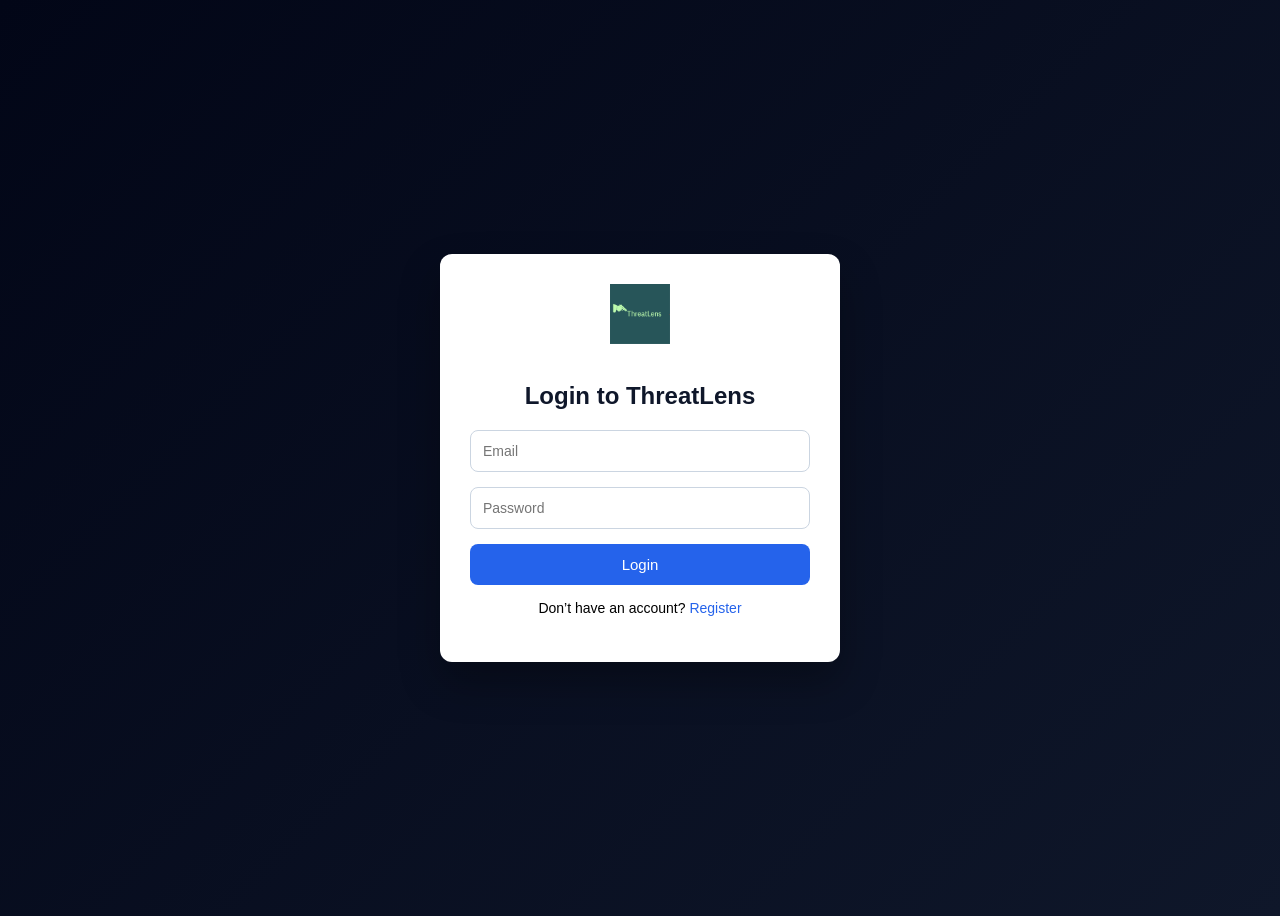
<file: Fyp--ThreatLens-threat-scanning-tool-/ThreatLens/frontend/pages/index.html>
<!DOCTYPE html>
<html lang="en">

<head>
    <meta charset="UTF-8">
    <title>ThreatLens — Scan</title>

    <!-- CSS -->
    <link rel="stylesheet" href="../css/style.css">
    <style>
        /* ── Stats Grid ── */
        
        .stats-grid {
            display: grid;
            grid-template-columns: repeat(6, 1fr);
            gap: 14px;
            margin-bottom: 20px;
        }
        
        @media (max-width: 1100px) {
            .stats-grid {
                grid-template-columns: repeat(3, 1fr);
            }
        }
        
        @media (max-width: 600px) {
            .stats-grid {
                grid-template-columns: repeat(2, 1fr);
            }
        }
        
        .stat-card {
            background: var(--card-bg, #1a1a2e);
            border: 1px solid rgba(255, 255, 255, 0.07);
            border-radius: 12px;
            padding: 18px 14px;
            text-align: center;
            transition: transform 0.2s, box-shadow 0.2s;
            position: relative;
            overflow: hidden;
        }
        
        .stat-card:hover {
            transform: translateY(-3px);
            box-shadow: 0 8px 24px rgba(0, 0, 0, 0.3);
        }
        
        .stat-card::before {
            content: "";
            position: absolute;
            top: 0;
            left: 0;
            right: 0;
            height: 3px;
            background: rgba(144, 202, 249, 0.4);
            border-radius: 12px 12px 0 0;
        }
        
        .stat-card.malicious::before {
            background: #ff4444;
        }
        
        .stat-card.suspicious::before {
            background: #ff8800;
        }
        
        .stat-card.clean::before {
            background: #00c853;
        }
        
        .stat-icon {
            font-size: 1.6rem;
            margin-bottom: 8px;
        }
        
        .stat-value {
            font-size: 2rem;
            font-weight: 800;
            color: var(--text, #e0e0e0);
            line-height: 1;
            margin-bottom: 6px;
        }
        
        .stat-label {
            font-size: 0.75rem;
            color: #888;
            text-transform: uppercase;
            letter-spacing: 0.05em;
        }
        
        .stat-card.malicious .stat-value {
            color: #ff4444;
        }
        
        .stat-card.suspicious .stat-value {
            color: #ff8800;
        }
        
        .stat-card.clean .stat-value {
            color: #00c853;
        }
        /* ── Recent Scans ── */
        
        .recent-scans-card {
            background: var(--card-bg, #1a1a2e);
            border: 1px solid rgba(255, 255, 255, 0.07);
            border-radius: 12px;
            padding: 18px 20px;
            margin-bottom: 20px;
        }
        
        .recent-header {
            display: flex;
            justify-content: space-between;
            align-items: center;
            margin-bottom: 14px;
        }
        
        .recent-header h3 {
            margin: 0;
            font-size: 0.95rem;
            color: var(--text, #e0e0e0);
        }
        
        .view-all-link {
            font-size: 0.82rem;
            color: #90caf9;
            text-decoration: none;
        }
        
        .view-all-link:hover {
            text-decoration: underline;
        }
        
        .recent-item {
            display: flex;
            align-items: center;
            gap: 12px;
            padding: 10px 0;
            border-bottom: 1px solid rgba(255, 255, 255, 0.05);
        }
        
        .recent-item:last-child {
            border-bottom: none;
        }
        
        .recent-type-badge {
            font-size: 0.7rem;
            padding: 3px 8px;
            border-radius: 20px;
            font-weight: 600;
            text-transform: uppercase;
            white-space: nowrap;
            background: rgba(144, 202, 249, 0.1);
            color: #90caf9;
            border: 1px solid rgba(144, 202, 249, 0.2);
        }
        
        .recent-target {
            flex: 1;
            font-size: 0.83rem;
            color: var(--text, #ccc);
            overflow: hidden;
            text-overflow: ellipsis;
            white-space: nowrap;
        }
        
        .recent-verdict {
            font-size: 0.78rem;
            font-weight: 700;
            padding: 3px 10px;
            border-radius: 20px;
            white-space: nowrap;
        }
        
        .recent-verdict.Malicious {
            background: rgba(255, 68, 68, 0.15);
            color: #ff4444;
        }
        
        .recent-verdict.Suspicious {
            background: rgba(255, 136, 0, 0.15);
            color: #ff8800;
        }
        
        .recent-verdict.Clean {
            background: rgba(0, 200, 83, 0.12);
            color: #00c853;
        }
        
        .recent-date {
            font-size: 0.75rem;
            color: #666;
            white-space: nowrap;
        }
        /* Light mode */
        
        body.light .stat-card {
            background: #fff;
            border-color: #e8e8e8;
        }
        
        body.light .stat-value {
            color: #1a1a2e;
        }
        
        body.light .recent-scans-card {
            background: #fff;
            border-color: #e8e8e8;
        }
        
        body.light .recent-target {
            color: #333;
        }
        
        body.light .recent-date {
            color: #999;
        }
    </style>

    <!-- JS -->
    <script defer src="../js/scan.js"></script>

    <!-- 🔐 AUTH PROTECTION -->
    <script>
        if (!sessionStorage.getItem("uid")) {
            window.location.href = "login.html";
        }
    </script>
</head>

<body class="dark">

    <!-- ================= HEADER ================= -->
    <header class="header">
        <div class="brand">
            <img src="../assets/logo.png" class="logo">
            <div class="brand-text">
                <h1>ThreatLens</h1>
                <span>One lens. Total threat visibility.</span>
            </div>
        </div>

        <!-- HEADER ACTIONS -->
        <div class="header-actions">
            <button id="themeToggle" title="Toggle Theme">☀️</button>
            <button id="logoutBtn">Logout</button>
        </div>
    </header>

    <div class="layout">

        <!-- ================= SIDEBAR ================= -->
        <aside class="sidebar">
            <div class="profile">
                <div class="avatar">👤</div>
                <p id="username">User</p>
            </div>

            <nav>
                <a href="dashboard.html">Dashboard</a>
                <a href="index.html" style="background:rgba(37,99,235,0.25);color:#60a5fa;border-left:3px solid #2563eb;padding-left:17px">Scan</a>
                <a href="history.html">Scan History</a>
                <a href="reports.html">Reports</a>
                <a href="profile.html">Profile</a>
                <a href="settings.html">Settings</a>
            </nav>
        </aside>

        <!-- ================= CONTENT ================= -->
        <main class="content">

            <!-- SLOGAN -->
            <div class="slogan">
                <h2>See threats clearly before they see you</h2>
                <p>Scan files, URLs, domains & hashes using multi-engine analysis</p>
            </div>

            <!-- ================= SCANS ================= -->
            <div class="vertical-scans">

                <!-- FILE SCAN -->
                <div class="card">
                    <h3>File Scan</h3>
                    <input type="file" id="fileInput">
                    <div class="scan-actions">
                        <button class="primary-btn" onclick="scanFile()">Submit File</button>
                    </div>
                </div>

                <!-- URL / DOMAIN / IP -->
                <div class="card">
                    <h3>URL / Domain / IP Scan</h3>
                    <input type="text" id="urlInput" placeholder="Enter URL, Domain or IP address">
                    <div class="scan-actions">
                        <button class="primary-btn" onclick="scanURL()">Search</button>
                    </div>
                </div>

                <!-- FILE HASH -->
                <div class="card">
                    <h3>File Hash Scan</h3>
                    <input type="text" id="hashInput" placeholder="Enter MD5 / SHA1 / SHA256">
                    <div class="scan-actions">
                        <button class="primary-btn" onclick="scanHash()">Search</button>
                    </div>
                </div>

            </div>

        </main>
    </div>

    <!-- ================= SCRIPTS ================= -->
    <script>
        /* USERNAME */
        document.getElementById("username").innerText =
            sessionStorage.getItem("userName") || "User";

        /* LOGOUT */
        document.getElementById("logoutBtn").onclick = () => {
            sessionStorage.clear();
            location.href = "login.html";
        };

        /* THEME TOGGLE */
        const body = document.body;
        const toggleBtn = document.getElementById("themeToggle");

        // Load saved theme
        const savedTheme = localStorage.getItem("theme");
        if (savedTheme) {
            body.className = savedTheme;
            toggleBtn.textContent = savedTheme === "dark" ? "☀️" : "🌙";
        }

        toggleBtn.onclick = () => {
            if (body.classList.contains("dark")) {
                body.className = "light";
                toggleBtn.textContent = "🌙";
                localStorage.setItem("theme", "light");
            } else {
                body.className = "dark";
                toggleBtn.textContent = "☀️";
                localStorage.setItem("theme", "dark");
            }
        };
    </script>

</body>

</html>
</file>
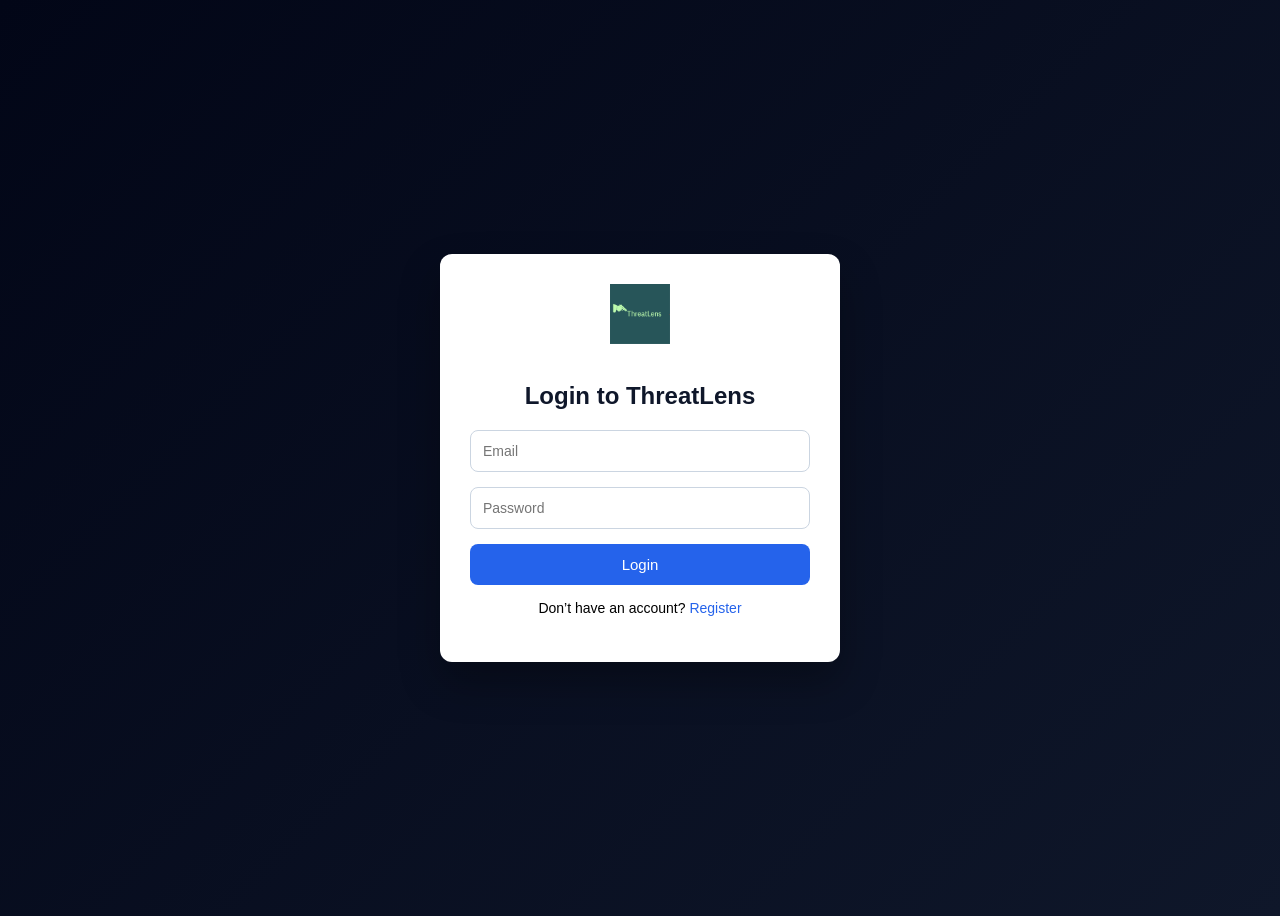
<file: Fyp--ThreatLens-threat-scanning-tool-/ThreatLens/frontend/pages/admin.html>
<!DOCTYPE html>
<html lang="en">

<head>
    <meta charset="UTF-8">
    <meta name="viewport" content="width=device-width, initial-scale=1.0">
    <title>Admin Panel — ThreatLens</title>
    <style>
        * {
            margin: 0;
            padding: 0;
            box-sizing: border-box;
        }
        
        body {
            font-family: 'Segoe UI', sans-serif;
            background: #0d0d1a;
            color: #e0e0e0;
            min-height: 100vh;
        }
        
        a {
            text-decoration: none;
            color: inherit;
        }
        /* ── Sidebar ── */
        
        .sidebar {
            position: fixed;
            top: 0;
            left: 0;
            width: 220px;
            height: 100vh;
            background: #080812;
            border-right: 1px solid #1e1e3a;
            display: flex;
            flex-direction: column;
            z-index: 100;
        }
        
        .sidebar-logo {
            padding: 20px;
            font-size: 1.1em;
            font-weight: bold;
            color: #fff;
            border-bottom: 1px solid #1e1e3a;
            display: flex;
            align-items: center;
            gap: 10px;
        }
        
        .sidebar-logo span {
            color: #7c4dff;
        }
        
        .nav-item {
            padding: 12px 20px;
            cursor: pointer;
            color: #888;
            font-size: 0.88em;
            display: flex;
            align-items: center;
            gap: 10px;
            border-left: 3px solid transparent;
            transition: all .2s;
        }
        
        .nav-item:hover {
            background: #12122a;
            color: #e0e0e0;
        }
        
        .nav-item.active {
            background: #12122a;
            color: #fff;
            border-left-color: #7c4dff;
        }
        
        .nav-item .icon {
            font-size: 1.1em;
            width: 20px;
            text-align: center;
        }
        
        .nav-bottom {
            margin-top: auto;
            padding: 16px;
            border-top: 1px solid #1e1e3a;
        }
        
        .nav-bottom a {
            color: #666;
            font-size: 0.82em;
            display: block;
            padding: 6px 0;
        }
        
        .nav-bottom a:hover {
            color: #aaa;
        }
        /* ── Main ── */
        
        .main {
            margin-left: 220px;
            padding: 28px 24px;
            min-height: 100vh;
        }
        /* ── Header ── */
        
        .main-header {
            display: flex;
            align-items: center;
            justify-content: space-between;
            margin-bottom: 24px;
            flex-wrap: wrap;
            gap: 12px;
        }
        
        .main-header h1 {
            font-size: 1.4em;
            color: #fff;
        }
        
        .admin-badge {
            background: rgba(255, 152, 0, 0.15);
            border: 1px solid #ff9800;
            color: #ff9800;
            padding: 4px 12px;
            border-radius: 12px;
            font-size: 0.78em;
            font-weight: 600;
        }
        /* ── Sections ── */
        
        .section {
            display: none;
        }
        
        .section.active {
            display: block;
        }
        /* ── Stat cards ── */
        
        .stat-grid {
            display: grid;
            grid-template-columns: repeat(auto-fill, minmax(160px, 1fr));
            gap: 14px;
            margin-bottom: 22px;
        }
        
        .stat-card {
            background: #12122a;
            border: 1px solid #2a2a4a;
            border-radius: 10px;
            padding: 16px;
            text-align: center;
        }
        
        .stat-card .n {
            font-size: 1.8em;
            font-weight: bold;
            color: #90caf9;
            margin-bottom: 4px;
        }
        
        .stat-card .l {
            font-size: 0.75em;
            color: #666;
        }
        
        .stat-card.mal .n {
            color: #f44336;
        }
        
        .stat-card.sus .n {
            color: #ff9800;
        }
        
        .stat-card.cln .n {
            color: #4caf50;
        }
        
        .stat-card.pur .n {
            color: #7c4dff;
        }
        /* ── Cards ── */
        
        .card {
            background: #12122a;
            border: 1px solid #2a2a4a;
            border-radius: 10px;
            padding: 20px;
            margin-bottom: 18px;
        }
        
        .card-title {
            font-size: 0.92em;
            color: #90caf9;
            margin-bottom: 14px;
            padding-bottom: 10px;
            border-bottom: 1px solid #1e1e3a;
            display: flex;
            align-items: center;
            justify-content: space-between;
        }
        /* ── Tables ── */
        
        .tbl-wrap {
            overflow-x: auto;
        }
        
        table {
            width: 100%;
            border-collapse: collapse;
            font-size: 0.83em;
        }
        
        thead {
            background: #0d0d1a;
        }
        
        th {
            text-align: left;
            padding: 10px 12px;
            color: #666;
            font-weight: 500;
            border-bottom: 1px solid #2a2a4a;
            white-space: nowrap;
        }
        
        td {
            padding: 9px 12px;
            border-bottom: 1px solid #1a1a2e;
            vertical-align: middle;
        }
        
        tr:last-child td {
            border-bottom: none;
        }
        
        tr:hover td {
            background: #1a1a2e;
        }
        /* ── Badges ── */
        
        .badge {
            display: inline-block;
            padding: 2px 9px;
            border-radius: 10px;
            font-size: 0.76em;
            font-weight: 600;
        }
        
        .badge.Malicious {
            background: rgba(244, 67, 54, 0.18);
            color: #f44336;
        }
        
        .badge.Suspicious {
            background: rgba(255, 152, 0, 0.18);
            color: #ff9800;
        }
        
        .badge.Clean {
            background: rgba(76, 175, 80, 0.18);
            color: #4caf50;
        }
        
        .badge.admin {
            background: rgba(255, 152, 0, 0.15);
            border: 1px solid #ff9800;
            color: #ff9800;
        }
        
        .badge.user {
            background: rgba(63, 81, 181, 0.15);
            border: 1px solid #3f51b5;
            color: #90caf9;
        }
        
        .badge.file {
            background: rgba(63, 81, 181, 0.18);
            color: #90caf9;
        }
        
        .badge.url {
            background: rgba(0, 188, 212, 0.18);
            color: #00bcd4;
        }
        
        .badge.hash {
            background: rgba(156, 39, 176, 0.18);
            color: #ce93d8;
        }
        /* ── Buttons ── */
        
        .btn {
            padding: 7px 16px;
            border-radius: 6px;
            border: none;
            cursor: pointer;
            font-size: 0.83em;
            font-weight: 600;
        }
        
        .btn-sm {
            padding: 4px 10px;
            font-size: 0.76em;
            border-radius: 5px;
            border: none;
            cursor: pointer;
            font-weight: 600;
        }
        
        .btn-primary {
            background: #3f51b5;
            color: #fff;
        }
        
        .btn-primary:hover {
            background: #5c6bc0;
        }
        
        .btn-danger {
            background: rgba(244, 67, 54, 0.12);
            color: #f44336;
            border: 1px solid #f44336;
        }
        
        .btn-danger:hover {
            background: #f44336;
            color: #fff;
        }
        
        .btn-warn {
            background: rgba(255, 152, 0, 0.12);
            color: #ff9800;
            border: 1px solid #ff9800;
        }
        
        .btn-warn:hover {
            background: #ff9800;
            color: #fff;
        }
        /* ── Search ── */
        
        .search-box {
            background: #0d0d1a;
            border: 1px solid #2a2a4a;
            border-radius: 7px;
            padding: 7px 14px;
            color: #e0e0e0;
            font-size: 0.85em;
            width: 260px;
        }
        
        .search-box:focus {
            outline: none;
            border-color: #3f51b5;
        }
        /* ── Score bar ── */
        
        .score-wrap {
            display: flex;
            align-items: center;
            gap: 6px;
        }
        
        .score-bar-bg {
            background: #1a1a2e;
            border-radius: 4px;
            height: 5px;
            width: 50px;
            overflow: hidden;
        }
        
        .score-bar-fill {
            height: 100%;
            border-radius: 4px;
        }
        /* ── System health ── */
        
        .health-grid {
            display: grid;
            grid-template-columns: repeat(auto-fill, minmax(200px, 1fr));
            gap: 12px;
        }
        
        .health-item {
            background: #0d0d1a;
            border: 1px solid #2a2a4a;
            border-radius: 8px;
            padding: 14px;
            display: flex;
            align-items: center;
            gap: 12px;
        }
        
        .health-dot {
            width: 12px;
            height: 12px;
            border-radius: 50%;
            flex-shrink: 0;
        }
        
        .health-dot.ok {
            background: #4caf50;
            box-shadow: 0 0 6px #4caf50;
        }
        
        .health-dot.warn {
            background: #ff9800;
            box-shadow: 0 0 6px #ff9800;
        }
        
        .health-dot.err {
            background: #f44336;
            box-shadow: 0 0 6px #f44336;
        }
        
        .health-name {
            font-size: 0.85em;
            color: #ddd;
        }
        
        .health-status {
            font-size: 0.75em;
            color: #666;
        }
        /* ── Pagination ── */
        
        .pagination {
            display: flex;
            justify-content: center;
            gap: 6px;
            margin-top: 14px;
            flex-wrap: wrap;
        }
        
        .page-btn {
            padding: 5px 11px;
            border-radius: 5px;
            border: 1px solid #2a2a4a;
            background: #12122a;
            color: #aaa;
            cursor: pointer;
            font-size: 0.8em;
        }
        
        .page-btn.active {
            background: #3f51b5;
            border-color: #3f51b5;
            color: #fff;
        }
        
        .page-btn:disabled {
            opacity: 0.3;
            cursor: default;
        }
        /* ── Toast ── */
        
        #toast {
            position: fixed;
            bottom: 24px;
            right: 24px;
            background: #1e1e3a;
            border: 1px solid #3f51b5;
            color: #e0e0e0;
            padding: 10px 18px;
            border-radius: 8px;
            font-size: 0.85em;
            display: none;
            z-index: 999;
        }
        /* ── Access denied ── */
        
        .access-denied {
            display: flex;
            flex-direction: column;
            align-items: center;
            justify-content: center;
            min-height: 100vh;
            text-align: center;
        }
        
        .access-denied .icon {
            font-size: 4em;
            margin-bottom: 16px;
        }
        
        .access-denied h2 {
            font-size: 1.5em;
            color: #f44336;
            margin-bottom: 8px;
        }
        
        .access-denied p {
            color: #666;
            margin-bottom: 20px;
        }
        
        @media(max-width:768px) {
            .sidebar {
                width: 60px;
            }
            .sidebar-logo span,
            .nav-item span {
                display: none;
            }
            .main {
                margin-left: 60px;
            }
        }
    </style>
</head>

<body>

    <!-- Access Denied (shown if not admin) -->
    <div id="access-denied" style="display:none;">
        <div class="access-denied">
            <div class="icon">🔒</div>
            <h2>Access Denied</h2>
            <p>You don't have permission to view this page.</p>
            <a href="index.html" class="btn btn-primary">← Go to Dashboard</a>
        </div>
    </div>

    <!-- Admin Panel -->
    <div id="admin-panel" style="display:none;">

        <!-- Sidebar -->
        <div class="sidebar">
            <div class="sidebar-logo">🛡️ <span>ThreatLens</span> Admin</div>
            <div class="nav-item active" onclick="showSection('overview',this)">
                <span class="icon">📊</span><span>Overview</span>
            </div>
            <div class="nav-item" onclick="showSection('users',this)">
                <span class="icon">👥</span><span>Users</span>
            </div>
            <div class="nav-item" onclick="showSection('scans',this)">
                <span class="icon">🔍</span><span>All Scans</span>
            </div>
            <div class="nav-item" onclick="showSection('community',this)">
                <span class="icon">🌐</span><span>Community DB</span>
            </div>
            <div class="nav-item" onclick="showSection('health',this)">
                <span class="icon">💚</span><span>System Health</span>
            </div>
            <div class="nav-bottom">
                <a href="index.html">← Dashboard</a>
                <a href="profile.html">👤 My Profile</a>
                <a href="#" onclick="doLogout()">🚪 Logout</a>
            </div>
        </div>

        <!-- Main Content -->
        <div class="main">
            <div class="main-header">
                <h1 id="section-title">📊 Overview</h1>
                <span class="admin-badge">🛡️ Admin</span>
            </div>

            <!-- ── OVERVIEW ── -->
            <div class="section active" id="sec-overview">

                <div class="stat-grid" id="overview-stats">
                    <div class="stat-card">
                        <div class="n" id="ov-users">—</div>
                        <div class="l">Total Users</div>
                    </div>
                    <div class="stat-card">
                        <div class="n" id="ov-scans">—</div>
                        <div class="l">Total Scans</div>
                    </div>
                    <div class="stat-card mal">
                        <div class="n" id="ov-mal">—</div>
                        <div class="l">Malicious</div>
                    </div>
                    <div class="stat-card sus">
                        <div class="n" id="ov-sus">—</div>
                        <div class="l">Suspicious</div>
                    </div>
                    <div class="stat-card cln">
                        <div class="n" id="ov-cln">—</div>
                        <div class="l">Clean</div>
                    </div>
                    <div class="stat-card pur">
                        <div class="n" id="ov-score">—</div>
                        <div class="l">Avg Threat Score</div>
                    </div>
                    <div class="stat-card">
                        <div class="n" id="ov-hashes">—</div>
                        <div class="l">Malware Hashes DB</div>
                    </div>
                    <div class="stat-card">
                        <div class="n" id="ov-urls">—</div>
                        <div class="l">URL Blacklist DB</div>
                    </div>
                </div>

                <!-- Scan type breakdown -->
                <div class="card">
                    <div class="card-title">📈 Scan Type Breakdown</div>
                    <div style="display:flex;gap:20px;flex-wrap:wrap;">
                        <div style="flex:1;min-width:120px;text-align:center;">
                            <div style="font-size:1.6em;font-weight:bold;color:#90caf9;" id="ov-file">—</div>
                            <div style="font-size:0.78em;color:#666;">📄 File Scans</div>
                        </div>
                        <div style="flex:1;min-width:120px;text-align:center;">
                            <div style="font-size:1.6em;font-weight:bold;color:#00bcd4;" id="ov-url">—</div>
                            <div style="font-size:0.78em;color:#666;">🌐 URL Scans</div>
                        </div>
                        <div style="flex:1;min-width:120px;text-align:center;">
                            <div style="font-size:1.6em;font-weight:bold;color:#ce93d8;" id="ov-hash">—</div>
                            <div style="font-size:0.78em;color:#666;">🔢 Hash Scans</div>
                        </div>
                    </div>
                </div>

                <!-- Top threats -->
                <div class="card">
                    <div class="card-title">🚨 Top Threats Detected</div>
                    <div class="tbl-wrap">
                        <table>
                            <thead>
                                <tr>
                                    <th>Target</th>
                                    <th>Type</th>
                                    <th>Score</th>
                                    <th>Scanned</th>
                                </tr>
                            </thead>
                            <tbody id="top-threats-body"></tbody>
                        </table>
                    </div>
                </div>

                <!-- Recent users -->
                <div class="card">
                    <div class="card-title">👥 Recent Signups</div>
                    <div class="tbl-wrap">
                        <table>
                            <thead>
                                <tr>
                                    <th>Name</th>
                                    <th>Email</th>
                                    <th>Role</th>
                                    <th>Joined</th>
                                </tr>
                            </thead>
                            <tbody id="recent-users-body"></tbody>
                        </table>
                    </div>
                </div>
            </div>

            <!-- ── USERS ── -->
            <div class="section" id="sec-users">
                <div class="card">
                    <div class="card-title">
                        <span>All Users</span>
                        <input class="search-box" id="user-search" placeholder="Search users..." oninput="filterUsers()">
                    </div>
                    <div class="tbl-wrap">
                        <table>
                            <thead>
                                <tr>
                                    <th>#</th>
                                    <th>Name</th>
                                    <th>Email</th>
                                    <th>Role</th>
                                    <th>Scans</th>
                                    <th>Threats</th>
                                    <th>Last Scan</th>
                                    <th>Actions</th>
                                </tr>
                            </thead>
                            <tbody id="users-body">
                                <tr>
                                    <td colspan="8" style="text-align:center;padding:30px;color:#555;">Loading...</td>
                                </tr>
                            </tbody>
                        </table>
                    </div>
                </div>
            </div>

            <!-- ── ALL SCANS ── -->
            <div class="section" id="sec-scans">
                <div class="card">
                    <div class="card-title">
                        <span>All Scans — <span id="scans-total">0</span> total</span>
                        <input class="search-box" id="scan-search" placeholder="Search scans..." oninput="filterScans()">
                    </div>
                    <div class="tbl-wrap">
                        <table>
                            <thead>
                                <tr>
                                    <th>#</th>
                                    <th>User</th>
                                    <th>Type</th>
                                    <th>Target</th>
                                    <th>Verdict</th>
                                    <th>Score</th>
                                    <th>Time</th>
                                    <th>Del</th>
                                </tr>
                            </thead>
                            <tbody id="scans-body">
                                <tr>
                                    <td colspan="8" style="text-align:center;padding:30px;color:#555;">Loading...</td>
                                </tr>
                            </tbody>
                        </table>
                    </div>
                    <div class="pagination" id="scans-pagination"></div>
                </div>
            </div>

            <!-- ── COMMUNITY DB ── -->
            <div class="section" id="sec-community">
                <div class="stat-grid">
                    <div class="stat-card">
                        <div class="n" id="com-hashes">—</div>
                        <div class="l">Malware Hash Records</div>
                    </div>
                    <div class="stat-card">
                        <div class="n" id="com-urls">—</div>
                        <div class="l">Blacklisted URLs</div>
                    </div>
                    <div class="stat-card mal">
                        <div class="n" id="com-mal">—</div>
                        <div class="l">Malicious Reports</div>
                    </div>
                    <div class="stat-card sus">
                        <div class="n" id="com-sus">—</div>
                        <div class="l">Suspicious Reports</div>
                    </div>
                </div>
                <div class="card">
                    <div class="card-title">🧬 Top Reported Hashes (Community)</div>
                    <div class="tbl-wrap">
                        <table>
                            <thead>
                                <tr>
                                    <th>Hash / Target</th>
                                    <th>Times Seen</th>
                                    <th>Last Verdict</th>
                                    <th>Last Score</th>
                                </tr>
                            </thead>
                            <tbody id="community-body"></tbody>
                        </table>
                    </div>
                </div>
            </div>

            <!-- ── SYSTEM HEALTH ── -->
            <div class="section" id="sec-health">
                <div class="card">
                    <div class="card-title">💚 System Health</div>
                    <div class="health-grid" id="health-grid"></div>
                </div>
                <div class="card">
                    <div class="card-title">🔑 API Keys Status</div>
                    <div id="api-status" style="color:#666;font-size:0.88em;padding:10px 0;">Checking...</div>
                </div>
            </div>

        </div>
        <!-- /main -->
    </div>
    <!-- /admin-panel -->

    <div id="toast"></div>

    <script>
        const BASE = "http://127.0.0.1:5000";
        const PER = 20;

        let allUsers = [];
        let allScans = [];
        let scanPage = 1;
        let statsData = null;

        function uid() {
            return sessionStorage.getItem("uid") || "";
        }

        function role() {
            return sessionStorage.getItem("userRole") || "user";
        }

        function authH(json) {
            const h = {
                "X-User-ID": uid()
            };
            if (json) h["Content-Type"] = "application/json";
            return h;
        }

        function toast(msg, color) {
            color = color || "#3f51b5";
            const t = document.getElementById("toast");
            t.textContent = msg;
            t.style.borderColor = color;
            t.style.display = "block";
            setTimeout(() => t.style.display = "none", 3000);
        }

        function ago(v) {
            if (!v) return "—";
            const d = new Date(v.replace(" ", "T"));
            const diff = Math.floor((Date.now() - d) / 1000);
            if (diff < 60) return "Just now";
            if (diff < 3600) return Math.floor(diff / 60) + "m ago";
            if (diff < 86400) return Math.floor(diff / 3600) + "h ago";
            if (diff < 604800) return Math.floor(diff / 86400) + "d ago";
            return d.toLocaleDateString();
        }

        function scoreColor(s) {
            if (s >= 70) return "#f44336";
            if (s >= 30) return "#ff9800";
            return "#4caf50";
        }

        // ── Access check ──────────────────────────────────────────────────────────
        function checkAccess() {
            if (!uid()) {
                window.location.href = "login.html";
                return false;
            }
            if (role() !== "admin") {
                document.getElementById("access-denied").style.display = "flex";
                return false;
            }
            document.getElementById("admin-panel").style.display = "block";
            return true;
        }

        // ── Section nav ───────────────────────────────────────────────────────────
        const TITLES = {
            overview: "📊 Overview",
            users: "👥 All Users",
            scans: "🔍 All Scans",
            community: "🌐 Community DB",
            health: "💚 System Health"
        };

        function showSection(name, el) {
            document.querySelectorAll(".section").forEach(s => s.classList.remove("active"));
            document.querySelectorAll(".nav-item").forEach(n => n.classList.remove("active"));
            document.getElementById("sec-" + name).classList.add("active");
            if (el) el.classList.add("active");
            document.getElementById("section-title").textContent = TITLES[name] || name;

            if (name === "users" && allUsers.length === 0) loadUsers();
            if (name === "scans" && allScans.length === 0) loadScans();
            if (name === "community") loadCommunity();
            if (name === "health") loadHealth();
        }

        // ── Load overview stats ───────────────────────────────────────────────────
        async function loadStats() {
            try {
                const res = await fetch(BASE + "/admin/stats", {
                    headers: authH(false)
                });
                const data = await res.json();
                if (data.error) {
                    toast("❌ " + data.error, "#f44336");
                    return;
                }
                statsData = data;

                const s = data.scans;
                const u = data.users;
                const c = data.community_db;

                document.getElementById("ov-users").textContent = u.total;
                document.getElementById("ov-scans").textContent = s.total;
                document.getElementById("ov-mal").textContent = s.malicious || 0;
                document.getElementById("ov-sus").textContent = s.suspicious || 0;
                document.getElementById("ov-cln").textContent = s.clean || 0;
                document.getElementById("ov-score").textContent = s.avg_score || 0;
                document.getElementById("ov-hashes").textContent = c.malware_hashes;
                document.getElementById("ov-urls").textContent = c.url_blacklist;
                document.getElementById("ov-file").textContent = s.file_scans || 0;
                document.getElementById("ov-url").textContent = s.url_scans || 0;
                document.getElementById("ov-hash").textContent = s.hash_scans || 0;

                // Top threats
                const tb = document.getElementById("top-threats-body");
                tb.innerHTML = (data.top_threats || []).map(function(t) {
                    const sc = t.threat_score || 0;
                    return '<tr>' +
                        '<td style="font-family:monospace;font-size:0.8em;max-width:200px;overflow:hidden;text-overflow:ellipsis;white-space:nowrap;">' + (t.target || "—") + '</td>' +
                        '<td><span class="badge ' + t.scan_type + '">' + t.scan_type + '</span></td>' +
                        '<td><span style="color:' + scoreColor(sc) + ';font-weight:bold;">' + sc + '</span></td>' +
                        '<td style="color:#666;font-size:0.82em;">' + ago(t.scanned_at) + '</td>' +
                        '</tr>';
                }).join("") || '<tr><td colspan="4" style="text-align:center;color:#555;padding:20px;">No threats yet</td></tr>';

                // Recent users
                const rb = document.getElementById("recent-users-body");
                rb.innerHTML = (u.recent || []).map(function(usr) {
                    return '<tr>' +
                        '<td>' + (usr.name || "—") + '</td>' +
                        '<td style="color:#aaa;">' + usr.email + '</td>' +
                        '<td><span class="badge ' + (usr.role || "user") + '">' + (usr.role || "user") + '</span></td>' +
                        '<td style="color:#666;font-size:0.82em;">' + ago(usr.created_at) + '</td>' +
                        '</tr>';
                }).join("");

            } catch (e) {
                toast("❌ Failed to load stats", "#f44336");
            }
        }

        // ── Load users ────────────────────────────────────────────────────────────
        async function loadUsers() {
            try {
                const res = await fetch(BASE + "/admin/users", {
                    headers: authH(false)
                });
                const data = await res.json();
                allUsers = data.users || [];
                renderUsers(allUsers);
            } catch (e) {
                toast("❌ Failed to load users", "#f44336");
            }
        }

        function filterUsers() {
            const q = document.getElementById("user-search").value.toLowerCase();
            renderUsers(allUsers.filter(function(u) {
                return (u.name || "").toLowerCase().includes(q) ||
                    (u.email || "").toLowerCase().includes(q);
            }));
        }

        function renderUsers(users) {
            const tbody = document.getElementById("users-body");
            if (!users.length) {
                tbody.innerHTML = '<tr><td colspan="8" style="text-align:center;color:#555;padding:30px;">No users found</td></tr>';
                return;
            }
            tbody.innerHTML = users.map(function(u, i) {
                const myUid = parseInt(uid());
                const isSelf = u.id === myUid;
                return '<tr>' +
                    '<td style="color:#555;">' + (i + 1) + '</td>' +
                    '<td>' + (u.name || "—") + (isSelf ? ' <span style="color:#7c4dff;font-size:0.75em;">(you)</span>' : '') + '</td>' +
                    '<td style="color:#aaa;font-size:0.85em;">' + u.email + '</td>' +
                    '<td><span class="badge ' + (u.role || "user") + '">' + (u.role || "user") + '</span></td>' +
                    '<td style="color:#90caf9;">' + (u.total_scans || 0) + '</td>' +
                    '<td style="color:#f44336;">' + (u.malicious_scans || 0) + '</td>' +
                    '<td style="color:#666;font-size:0.82em;">' + ago(u.last_scan) + '</td>' +
                    '<td>' +
                    '<div style="display:flex;gap:5px;">' +
                    (!isSelf ? '<button class="btn-sm btn-warn" onclick="toggleRole(' + u.id + ',\'' + (u.role || "user") + '\')">' +
                        (u.role === "admin" ? "→ User" : "→ Admin") +
                        '</button>' : '') +
                    (!isSelf ? '<button class="btn-sm btn-danger" onclick="deleteUser(' + u.id + ')">🗑</button>' : '') +
                    '</div>' +
                    '</td>' +
                    '</tr>';
            }).join("");
        }

        async function toggleRole(userId, currentRole) {
            const newRole = currentRole === "admin" ? "user" : "admin";
            if (!confirm("Change this user to " + newRole + "?")) return;
            const res = await fetch(BASE + "/admin/users/role", {
                method: "POST",
                headers: authH(true),
                body: JSON.stringify({
                    user_id: userId,
                    role: newRole
                })
            });
            const data = await res.json();
            if (data.success) {
                toast("✅ Role updated to " + newRole);
                loadUsers();
            } else toast("❌ Failed", "#f44336");
        }

        async function deleteUser(userId) {
            if (!confirm("Delete this user and ALL their scan history? Cannot be undone.")) return;
            const res = await fetch(BASE + "/admin/users/" + userId, {
                method: "DELETE",
                headers: authH(false)
            });
            const data = await res.json();
            if (data.success) {
                toast("🗑️ User deleted");
                loadUsers();
                loadStats();
            } else toast("❌ Failed", "#f44336");
        }

        // ── Load all scans ────────────────────────────────────────────────────────
        async function loadScans() {
            try {
                const res = await fetch(BASE + "/admin/scans?limit=500&offset=0", {
                    headers: authH(false)
                });
                const data = await res.json();
                allScans = data.scans || [];
                document.getElementById("scans-total").textContent = data.total || allScans.length;
                renderScans(allScans);
            } catch (e) {
                toast("❌ Failed to load scans", "#f44336");
            }
        }

        function filterScans() {
            const q = document.getElementById("scan-search").value.toLowerCase();
            scanPage = 1;
            const filtered = allScans.filter(function(s) {
                return (s.target || "").toLowerCase().includes(q) ||
                    (s.filename || "").toLowerCase().includes(q) ||
                    (s.user_name || "").toLowerCase().includes(q) ||
                    (s.verdict || "").toLowerCase().includes(q);
            });
            renderScans(filtered);
        }

        function renderScans(scans) {
            const start = (scanPage - 1) * PER;
            const page = scans.slice(start, start + PER);
            const tbody = document.getElementById("scans-body");

            if (!scans.length) {
                tbody.innerHTML = '<tr><td colspan="8" style="text-align:center;color:#555;padding:30px;">No scans found</td></tr>';
                document.getElementById("scans-pagination").innerHTML = "";
                return;
            }

            tbody.innerHTML = page.map(function(s, i) {
                const sc = s.threat_score || 0;
                const sColor = scoreColor(sc);
                const target = (s.filename || s.target || "—").substring(0, 35);
                return '<tr>' +
                    '<td style="color:#555;font-size:0.8em;">' + (start + i + 1) + '</td>' +
                    '<td style="font-size:0.82em;color:#aaa;">' + (s.user_name || "?") + '</td>' +
                    '<td><span class="badge ' + s.scan_type + '">' + s.scan_type + '</span></td>' +
                    '<td style="font-family:monospace;font-size:0.8em;max-width:180px;overflow:hidden;text-overflow:ellipsis;white-space:nowrap;" title="' + (s.target || "") + '">' + target + '</td>' +
                    '<td><span class="badge ' + s.verdict + '">' + (s.verdict || "—") + '</span></td>' +
                    '<td>' +
                    '<div class="score-wrap">' +
                    '<div class="score-bar-bg"><div class="score-bar-fill" style="width:' + sc + '%;background:' + sColor + ';"></div></div>' +
                    '<span style="font-size:0.8em;color:' + sColor + ';">' + sc + '</span>' +
                    '</div>' +
                    '</td>' +
                    '<td style="color:#666;font-size:0.8em;white-space:nowrap;">' + ago(s.scanned_at) + '</td>' +
                    '<td><button class="btn-sm btn-danger" onclick="deleteScan(' + s.id + ')">🗑</button></td>' +
                    '</tr>';
            }).join("");

            // Pagination
            const total = Math.ceil(scans.length / PER);
            let pg = "";
            pg += '<button class="page-btn" onclick="goScanPage(' + (scanPage - 1) + ')" ' + (scanPage === 1 ? "disabled" : "") + '>← Prev</button>';
            for (let i = 1; i <= total; i++) {
                if (i === 1 || i === total || Math.abs(i - scanPage) <= 1) {
                    pg += '<button class="page-btn ' + (i === scanPage ? "active" : "") + '" onclick="goScanPage(' + i + ')">' + i + '</button>';
                } else if (Math.abs(i - scanPage) === 2) {
                    pg += '<span style="color:#555;padding:5px;">…</span>';
                }
            }
            pg += '<button class="page-btn" onclick="goScanPage(' + (scanPage + 1) + ')" ' + (scanPage === total ? "disabled" : "") + '>Next →</button>';
            document.getElementById("scans-pagination").innerHTML = total > 1 ? pg : "";
        }

        function goScanPage(p) {
            const q = document.getElementById("scan-search").value.toLowerCase();
            const filtered = allScans.filter(function(s) {
                return (s.target || "").toLowerCase().includes(q) || (s.user_name || "").toLowerCase().includes(q);
            });
            const total = Math.ceil(filtered.length / PER);
            if (p < 1 || p > total) return;
            scanPage = p;
            renderScans(filtered);
        }

        async function deleteScan(id) {
            if (!confirm("Delete this scan?")) return;
            const res = await fetch(BASE + "/admin/scans/" + id, {
                method: "DELETE",
                headers: authH(false)
            });
            const data = await res.json();
            if (data.success) {
                allScans = allScans.filter(function(s) {
                    return s.id !== id;
                });
                document.getElementById("scans-total").textContent = allScans.length;
                renderScans(allScans);
                toast("🗑️ Scan deleted");
            } else toast("❌ Failed", "#f44336");
        }

        // ── Community DB ──────────────────────────────────────────────────────────
        async function loadCommunity() {
            if (!statsData) await loadStats();
            const c = statsData ? statsData.community_db : {};
            const s = statsData ? statsData.scans : {};

            document.getElementById("com-hashes").textContent = c.malware_hashes || 0;
            document.getElementById("com-urls").textContent = c.url_blacklist || 0;
            document.getElementById("com-mal").textContent = s.malicious || 0;
            document.getElementById("com-sus").textContent = s.suspicious || 0;

            // Top reported in community scan history
            try {
                const res = await fetch(BASE + "/admin/scans?limit=500", {
                    headers: authH(false)
                });
                const data = await res.json();
                const scans = data.scans || [];

                // Count targets
                const counts = {};
                scans.forEach(function(s) {
                    const key = s.target || s.filename || "";
                    if (!key) return;
                    if (!counts[key]) counts[key] = {
                        target: key,
                        count: 0,
                        verdict: s.verdict,
                        score: s.threat_score,
                        type: s.scan_type
                    };
                    counts[key].count++;
                });

                const sorted = Object.values(counts).sort(function(a, b) {
                    return b.count - a.count;
                }).slice(0, 10);
                const tbody = document.getElementById("community-body");
                tbody.innerHTML = sorted.map(function(r) {
                    return '<tr>' +
                        '<td style="font-family:monospace;font-size:0.8em;max-width:240px;overflow:hidden;text-overflow:ellipsis;white-space:nowrap;">' + r.target + '</td>' +
                        '<td style="color:#90caf9;font-weight:bold;">' + r.count + '</td>' +
                        '<td><span class="badge ' + r.verdict + '">' + (r.verdict || "—") + '</span></td>' +
                        '<td style="color:' + scoreColor(r.score || 0) + ';font-weight:bold;">' + (r.score || 0) + '</td>' +
                        '</tr>';
                }).join("") || '<tr><td colspan="4" style="text-align:center;color:#555;padding:20px;">No community data yet</td></tr>';
            } catch (e) {}
        }

        // ── System Health ─────────────────────────────────────────────────────────
        async function loadHealth() {
            const checks = [{
                name: "Flask Backend",
                url: BASE + "/",
                key: "status"
            }, {
                name: "Auth API",
                url: BASE + "/api/auth/login",
                method: "POST",
                expect: 400
            }, {
                name: "Scan API",
                url: BASE + "/api/scan/hash",
                method: "POST",
                expect: 400
            }, {
                name: "Profile API",
                url: BASE + "/profile/me",
                expect: 401
            }, {
                name: "Admin API",
                url: BASE + "/admin/stats",
                expect: 200
            }, ];

            const grid = document.getElementById("health-grid");
            grid.innerHTML = checks.map(function(c) {
                return '<div class="health-item" id="h-' + c.name.replace(/\s/g, "-") + '">' +
                    '<div class="health-dot warn"></div>' +
                    '<div><div class="health-name">' + c.name + '</div><div class="health-status">Checking...</div></div>' +
                    '</div>';
            }).join("");

            for (const c of checks) {
                const id = "h-" + c.name.replace(/\s/g, "-");
                try {
                    const opts = {
                        method: c.method || "GET",
                        headers: authH(c.method === "POST")
                    };
                    if (c.method === "POST") opts.body = "{}";
                    const res = await fetch(c.url, opts);
                    const ok = c.expect ? res.status === c.expect || res.status < 500 : res.ok;
                    const el = document.getElementById(id);
                    if (el) {
                        el.querySelector(".health-dot").className = "health-dot " + (ok ? "ok" : "err");
                        el.querySelector(".health-status").textContent = ok ? "Online ✓" : "Error ✗";
                    }
                } catch (e) {
                    const el = document.getElementById(id);
                    if (el) {
                        el.querySelector(".health-dot").className = "health-dot err";
                        el.querySelector(".health-status").textContent = "Unreachable ✗";
                    }
                }
            }

            // API keys status
            document.getElementById("api-status").innerHTML =
                '<div style="display:flex;flex-direction:column;gap:8px;">' +
                '<div>🔑 VirusTotal API — <span style="color:#4caf50;">Configured</span></div>' +
                '<div>🔑 AlienVault OTX — <span style="color:#4caf50;">Configured</span></div>' +
                '<div>🔑 MetaDefender — <span style="color:#4caf50;">Configured</span></div>' +
                '<div>🔑 CIRCL hashlookup — <span style="color:#4caf50;">No key needed</span></div>' +
                '</div>';
        }

        // ── Logout ────────────────────────────────────────────────────────────────
        async function doLogout() {
            await fetch(BASE + "/profile/logout", {
                method: "POST",
                headers: authH(true),
                body: "{}"
            });
            sessionStorage.clear();
            window.location.href = "login.html";
        }

        // ── Init ──────────────────────────────────────────────────────────────────
        if (checkAccess()) {
            loadStats();
        }
    </script>
</body>

</html>
</file>
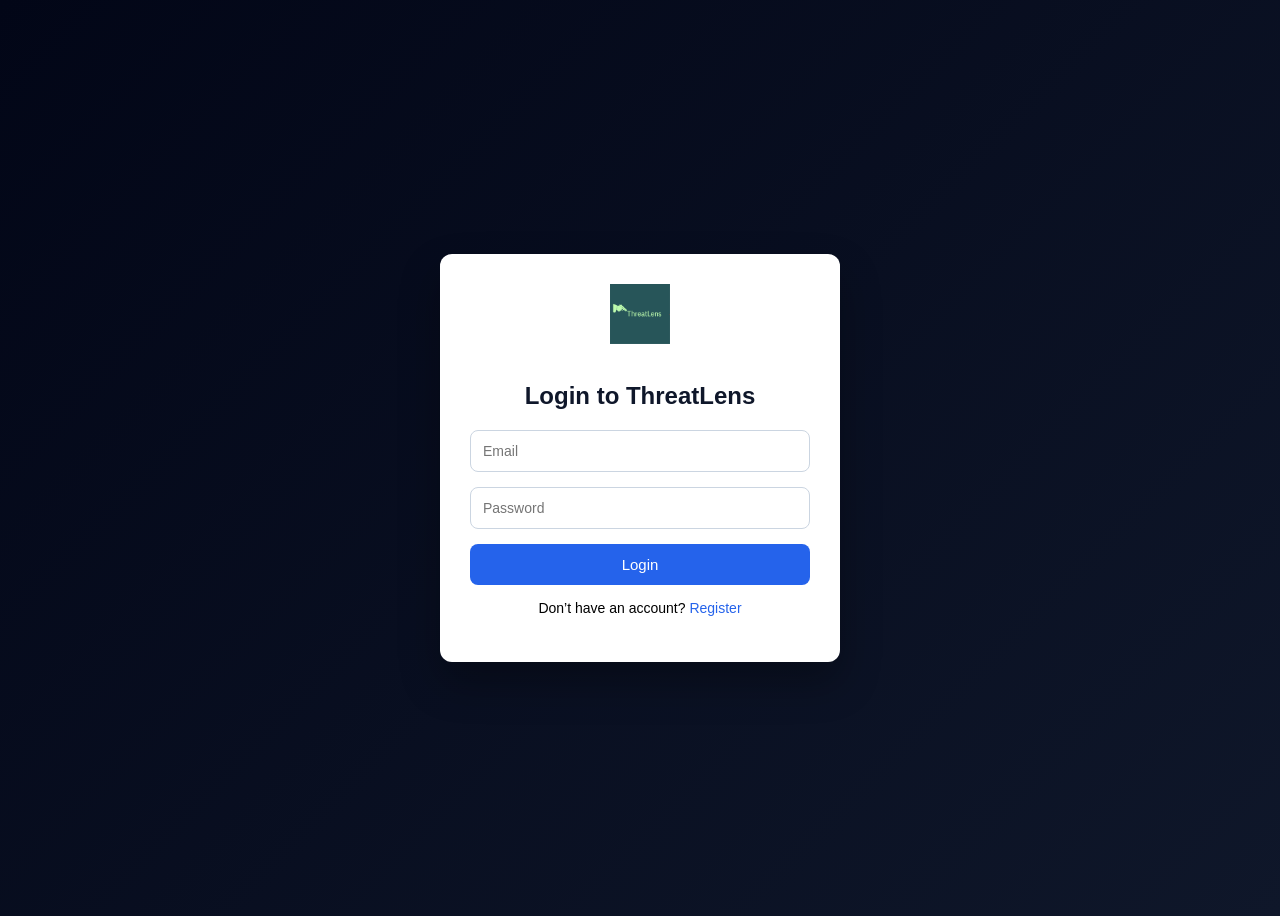
<file: Fyp--ThreatLens-threat-scanning-tool-/ThreatLens/frontend/pages/hash_result.html>
<!DOCTYPE html>
<html lang="en">

<head>
    <meta charset="UTF-8">
    <title>ThreatLens — Hash Scan Result</title>
    <link rel="stylesheet" href="../css/style.css">
    <script src="../js/report_generator.js"></script>
    <script>
        if (!sessionStorage.getItem("uid")) window.location.href = "login.html";
        // FIX: wrap in DOMContentLoaded so body exists before accessing it
        document.addEventListener("DOMContentLoaded", function() {
            var _t = localStorage.getItem("theme");
            if (_t) document.body.className = _t;
        });
    </script>
    <style>
        .result-page {
            padding: 28px 32px;
            flex: 1;
        }
        
        .verdict-banner {
            display: flex;
            align-items: center;
            gap: 20px;
            background: #111827;
            border-radius: 14px;
            border-left: 5px solid #888;
            padding: 22px 28px;
            margin-bottom: 24px;
            flex-wrap: wrap;
        }
        
        body.light .verdict-banner {
            background: #fff;
            box-shadow: 0 2px 12px rgba(0, 0, 0, 0.07);
        }
        
        .verdict-icon {
            font-size: 3rem;
            line-height: 1;
        }
        
        .verdict-info {
            flex: 1;
            min-width: 180px;
        }
        
        .verdict-info h2 {
            font-size: 1.8rem;
            font-weight: 800;
            margin-bottom: 6px;
        }
        
        .verdict-info p {
            font-size: 0.85rem;
            color: #9ca3af;
        }
        
        .threat-type-badge {
            display: inline-flex;
            align-items: center;
            gap: 5px;
            padding: 4px 14px;
            border-radius: 20px;
            font-size: 0.78rem;
            font-weight: 700;
            border: 1.5px solid;
            margin-top: 8px;
            animation: pop 0.4s cubic-bezier(0.175, 0.885, 0.32, 1.275);
        }
        
        @keyframes pop {
            from {
                transform: scale(0.7);
                opacity: 0
            }
            to {
                transform: scale(1);
                opacity: 1
            }
        }
        
        .tb-mal {
            background: rgba(239, 68, 68, 0.15);
            color: #ef4444;
            border-color: rgba(239, 68, 68, 0.4);
        }
        
        .tb-sus {
            background: rgba(249, 115, 22, 0.15);
            color: #f97316;
            border-color: rgba(249, 115, 22, 0.4);
        }
        
        .tb-clean {
            background: rgba(34, 197, 94, 0.12);
            color: #22c55e;
            border-color: rgba(34, 197, 94, 0.3);
        }
        
        .threat-meter {
            text-align: center;
            min-width: 110px;
        }
        
        .threat-label {
            font-size: 0.7rem;
            color: #6b7280;
            text-transform: uppercase;
            letter-spacing: 0.05em;
            margin-bottom: 6px;
        }
        
        .threat-score {
            font-size: 2.4rem;
            font-weight: 900;
            line-height: 1;
        }
        
        .threat-bar-wrap {
            height: 5px;
            background: rgba(255, 255, 255, 0.08);
            border-radius: 4px;
            margin-top: 6px;
            overflow: hidden;
        }
        
        body.light .threat-bar-wrap {
            background: #e5e7eb;
        }
        
        .threat-bar {
            height: 100%;
            border-radius: 4px;
            width: 0;
            transition: width 0.8s ease;
        }
        
        .hash-info-card {
            background: #111827;
            border: 1px solid rgba(255, 255, 255, 0.06);
            border-radius: 14px;
            padding: 22px 24px;
            margin-bottom: 20px;
        }
        
        body.light .hash-info-card {
            background: #fff;
            border-color: #e5e7eb;
            box-shadow: 0 2px 10px rgba(0, 0, 0, 0.05);
        }
        
        .hash-info-card h3 {
            font-size: 0.85rem;
            font-weight: 600;
            color: #6b7280;
            text-transform: uppercase;
            letter-spacing: 0.06em;
            margin-bottom: 16px;
        }
        
        .hash-val {
            font-family: "Consolas", "Courier New", monospace;
            font-size: 0.82rem;
            color: #60a5fa;
            background: rgba(96, 165, 250, 0.08);
            border: 1px solid rgba(96, 165, 250, 0.2);
            border-radius: 8px;
            padding: 10px 14px;
            word-break: break-all;
            margin-bottom: 14px;
        }
        
        body.light .hash-val {
            background: #eff6ff;
            border-color: #bfdbfe;
        }
        
        .meta-row {
            display: flex;
            gap: 24px;
            flex-wrap: wrap;
        }
        
        .meta-item {
            display: flex;
            flex-direction: column;
            gap: 4px;
        }
        
        .meta-item .lbl {
            font-size: 0.72rem;
            color: #6b7280;
            text-transform: uppercase;
            letter-spacing: 0.05em;
        }
        
        .meta-item .val {
            font-size: 0.9rem;
            font-weight: 600;
            color: #d1d5db;
        }
        
        body.light .meta-item .val {
            color: #374151;
        }
        
        .engines-card {
            background: #111827;
            border: 1px solid rgba(255, 255, 255, 0.06);
            border-radius: 14px;
            padding: 22px 24px;
            margin-bottom: 20px;
        }
        
        body.light .engines-card {
            background: #fff;
            border-color: #e5e7eb;
            box-shadow: 0 2px 10px rgba(0, 0, 0, 0.05);
        }
        
        .engines-card h3 {
            font-size: 0.85rem;
            font-weight: 600;
            color: #6b7280;
            text-transform: uppercase;
            letter-spacing: 0.06em;
            margin-bottom: 16px;
        }
        
        .engines-grid {
            display: grid;
            grid-template-columns: repeat(3, 1fr);
            gap: 14px;
        }
        
        @media(max-width:700px) {
            .engines-grid {
                grid-template-columns: 1fr;
            }
        }
        
        .engine-chip {
            border: 1px solid rgba(255, 255, 255, 0.08);
            border-radius: 12px;
            padding: 14px 16px;
            display: flex;
            flex-direction: column;
            gap: 4px;
        }
        
        body.light .engine-chip {
            border-color: #e5e7eb;
        }
        
        .engine-name {
            font-size: 0.72rem;
            color: #6b7280;
            text-transform: uppercase;
            letter-spacing: 0.06em;
        }
        
        .engine-verdict {
            font-size: 1rem;
            font-weight: 700;
        }
        
        .engine-chip small {
            font-size: 0.75rem;
            color: #6b7280;
        }
        
        .detail-card {
            background: #111827;
            border: 1px solid rgba(255, 255, 255, 0.06);
            border-radius: 14px;
            padding: 22px 24px;
            margin-bottom: 20px;
        }
        
        body.light .detail-card {
            background: #fff;
            border-color: #e5e7eb;
            box-shadow: 0 2px 10px rgba(0, 0, 0, 0.05);
        }
        
        .detail-card-hdr {
            display: flex;
            justify-content: space-between;
            align-items: center;
            margin-bottom: 16px;
            flex-wrap: wrap;
            gap: 8px;
        }
        
        .detail-card-hdr h3 {
            font-size: 0.95rem;
            font-weight: 700;
            color: #d1d5db;
        }
        
        body.light .detail-card-hdr h3 {
            color: #111827;
        }
        
        .engine-badge {
            font-size: 0.72rem;
            padding: 3px 10px;
            border-radius: 20px;
            background: rgba(255, 255, 255, 0.06);
            color: #9ca3af;
        }
        
        .info-table {
            width: 100%;
            border-collapse: collapse;
        }
        
        .info-table td {
            padding: 9px 12px;
            font-size: 0.84rem;
            border-bottom: 1px solid rgba(255, 255, 255, 0.04);
        }
        
        body.light .info-table td {
            border-color: #f3f4f6;
        }
        
        .info-table td:first-child {
            color: #6b7280;
            width: 160px;
            font-size: 0.8rem;
            text-transform: uppercase;
            letter-spacing: 0.04em;
        }
        
        .info-table td:last-child {
            color: #d1d5db;
            font-weight: 500;
        }
        
        body.light .info-table td:last-child {
            color: #374151;
        }
        
        .info-table tr:last-child td {
            border-bottom: none;
        }
        
        .vt-filter-row {
            display: flex;
            gap: 8px;
            flex-wrap: wrap;
            margin-bottom: 14px;
        }
        
        .vt-filter-btn {
            padding: 5px 14px;
            border-radius: 20px;
            border: 1px solid rgba(255, 255, 255, 0.1);
            background: transparent;
            color: #9ca3af;
            font-size: 0.78rem;
            cursor: pointer;
            transition: all 0.15s;
        }
        
        .vt-filter-btn.active,
        .vt-filter-btn:hover {
            background: #2563eb;
            color: #fff;
            border-color: #2563eb;
        }
        
        .vt-stats {
            display: flex;
            gap: 14px;
            flex-wrap: wrap;
            margin-bottom: 16px;
        }
        
        .vt-stat {
            font-size: 0.82rem;
            font-weight: 600;
            padding: 4px 12px;
            border-radius: 20px;
        }
        
        .vt-stat.malicious {
            background: rgba(239, 68, 68, 0.12);
            color: #ef4444;
        }
        
        .vt-stat.suspicious {
            background: rgba(249, 115, 22, 0.12);
            color: #f97316;
        }
        
        .vt-stat.undetected {
            background: rgba(34, 197, 94, 0.1);
            color: #22c55e;
        }
        
        .vt-stat.total {
            background: rgba(255, 255, 255, 0.06);
            color: #9ca3af;
        }
        
        .vendor-table {
            width: 100%;
            border-collapse: collapse;
        }
        
        .vendor-table th {
            font-size: 0.72rem;
            text-transform: uppercase;
            letter-spacing: 0.05em;
            color: #4b5563;
            padding: 0 10px 10px;
            text-align: left;
            border-bottom: 1px solid rgba(255, 255, 255, 0.06);
        }
        
        body.light .vendor-table th {
            border-color: #e5e7eb;
            color: #9ca3af;
        }
        
        .vendor-table td {
            padding: 9px 10px;
            font-size: 0.83rem;
            border-bottom: 1px solid rgba(255, 255, 255, 0.03);
            color: #d1d5db;
        }
        
        body.light .vendor-table td {
            color: #374151;
            border-color: #f3f4f6;
        }
        
        .vt-row-malicious td {
            background: rgba(239, 68, 68, 0.04);
        }
        
        .vt-row-suspicious td {
            background: rgba(249, 115, 22, 0.04);
        }
        
        .vendor-name {
            font-weight: 600;
        }
        
        .tag-list {
            display: flex;
            gap: 8px;
            flex-wrap: wrap;
            margin-top: 10px;
        }
        
        .tag {
            font-size: 0.75rem;
            padding: 3px 10px;
            border-radius: 20px;
            background: rgba(255, 255, 255, 0.06);
            color: #9ca3af;
            border: 1px solid rgba(255, 255, 255, 0.08);
        }
        
        body.light .tag {
            background: #f3f4f6;
            border-color: #e5e7eb;
            color: #6b7280;
        }
        
        .flag-item {
            border-left: 3px solid #f97316;
            padding: 8px 14px;
            margin-bottom: 8px;
            background: rgba(249, 115, 22, 0.05);
            border-radius: 0 8px 8px 0;
            font-size: 0.84rem;
            color: #d1d5db;
        }
        
        body.light .flag-item {
            color: #374151;
            background: rgba(249, 115, 22, 0.04);
        }
        
        .pulse-row {
            padding: 10px 0;
            border-bottom: 1px solid rgba(255, 255, 255, 0.04);
        }
        
        body.light .pulse-row {
            border-color: #f3f4f6;
        }
        
        .pulse-row:last-child {
            border-bottom: none;
        }
        
        .pulse-name {
            font-size: 0.85rem;
            font-weight: 600;
            color: #d1d5db;
            margin-bottom: 4px;
        }
        
        body.light .pulse-name {
            color: #374151;
        }
        
        .pulse-meta {
            font-size: 0.77rem;
            color: #6b7280;
        }
        
        .actions-row {
            display: flex;
            gap: 12px;
            flex-wrap: wrap;
            margin-top: 8px;
        }
        
        .action-btn {
            display: inline-flex;
            align-items: center;
            gap: 7px;
            padding: 11px 22px;
            border-radius: 10px;
            font-size: 0.88rem;
            font-weight: 600;
            cursor: pointer;
            border: none;
            text-decoration: none;
            transition: all 0.15s;
        }
        
        .btn-primary {
            background: #2563eb;
            color: #fff;
        }
        
        .btn-primary:hover {
            background: #1d4ed8;
        }
        
        .btn-secondary {
            background: rgba(255, 255, 255, 0.07);
            color: #d1d5db;
        }
        
        body.light .btn-secondary {
            background: #f3f4f6;
            color: #374151;
        }
        
        .btn-secondary:hover {
            background: rgba(255, 255, 255, 0.12);
        }
        
        .clean-banner {
            text-align: center;
            padding: 32px;
            background: rgba(34, 197, 94, 0.06);
            border: 1px solid rgba(34, 197, 94, 0.2);
            border-radius: 12px;
            margin-top: 8px;
        }
        
        .clean-banner .big-icon {
            font-size: 3rem;
            margin-bottom: 10px;
        }
        
        .clean-banner p {
            color: #9ca3af;
            font-size: 0.88rem;
            margin-top: 6px;
        }
        /* ── Chatbot ── */
        
        #tlChatBubble {
            position: fixed;
            bottom: 28px;
            right: 28px;
            width: 56px;
            height: 56px;
            border-radius: 50%;
            background: linear-gradient(135deg, #2563eb, #7c3aed);
            border: none;
            cursor: pointer;
            box-shadow: 0 4px 20px rgba(37, 99, 235, 0.5);
            display: flex;
            align-items: center;
            justify-content: center;
            font-size: 1.5rem;
            z-index: 9999;
            transition: transform 0.2s, box-shadow 0.2s;
        }
        
        #tlChatBubble:hover {
            transform: scale(1.08);
            box-shadow: 0 6px 28px rgba(37, 99, 235, 0.65);
        }
        
        #tlChatBubble .tl-notif {
            position: absolute;
            top: -3px;
            right: -3px;
            width: 14px;
            height: 14px;
            background: #22c55e;
            border-radius: 50%;
            border: 2px solid #0f172a;
            display: none;
        }
        
        body.light #tlChatBubble .tl-notif {
            border-color: #fff;
        }
        
        #tlChatWindow {
            position: fixed;
            bottom: 96px;
            right: 28px;
            width: 360px;
            max-height: 520px;
            background: #111827;
            border: 1px solid rgba(255, 255, 255, 0.08);
            border-radius: 18px;
            box-shadow: 0 12px 40px rgba(0, 0, 0, 0.5);
            display: flex;
            flex-direction: column;
            z-index: 9998;
            overflow: hidden;
            transform: scale(0.92) translateY(12px);
            opacity: 0;
            pointer-events: none;
            transition: transform 0.22s cubic-bezier(0.175, 0.885, 0.32, 1.275), opacity 0.18s ease;
        }
        
        #tlChatWindow.open {
            transform: scale(1) translateY(0);
            opacity: 1;
            pointer-events: all;
        }
        
        body.light #tlChatWindow {
            background: #fff;
            border-color: #e5e7eb;
            box-shadow: 0 12px 40px rgba(0, 0, 0, 0.15);
        }
        
        @media(max-width:480px) {
            #tlChatWindow {
                width: calc(100vw - 24px);
                right: 12px;
                bottom: 84px;
            }
        }
        
        #tlChatHeader {
            background: linear-gradient(135deg, #1e3a8a, #4c1d95);
            padding: 14px 16px;
            display: flex;
            align-items: center;
            gap: 10px;
            flex-shrink: 0;
        }
        
        .tl-avatar {
            width: 34px;
            height: 34px;
            border-radius: 50%;
            background: rgba(255, 255, 255, 0.15);
            display: flex;
            align-items: center;
            justify-content: center;
            font-size: 1.1rem;
        }
        
        .tl-hdr-info {
            flex: 1;
        }
        
        .tl-hdr-info strong {
            display: block;
            font-size: 0.9rem;
            color: #fff;
            font-weight: 700;
        }
        
        .tl-hdr-info span {
            font-size: 0.72rem;
            color: rgba(255, 255, 255, 0.6);
        }
        
        #tlChatClose {
            background: rgba(255, 255, 255, 0.1);
            border: none;
            color: #fff;
            width: 28px;
            height: 28px;
            border-radius: 50%;
            cursor: pointer;
            font-size: 1rem;
            display: flex;
            align-items: center;
            justify-content: center;
            transition: background 0.15s;
            flex-shrink: 0;
        }
        
        #tlChatClose:hover {
            background: rgba(255, 255, 255, 0.2);
        }
        
        #tlChatMessages {
            flex: 1;
            overflow-y: auto;
            padding: 16px;
            display: flex;
            flex-direction: column;
            gap: 12px;
            scroll-behavior: smooth;
        }
        
        #tlChatMessages::-webkit-scrollbar {
            width: 4px;
        }
        
        #tlChatMessages::-webkit-scrollbar-thumb {
            background: rgba(255, 255, 255, 0.1);
            border-radius: 4px;
        }
        
        .tl-msg {
            max-width: 88%;
            font-size: 0.84rem;
            line-height: 1.55;
            padding: 10px 13px;
            border-radius: 14px;
            word-wrap: break-word;
            animation: tlMsgIn 0.2s ease;
        }
        
        @keyframes tlMsgIn {
            from {
                opacity: 0;
                transform: translateY(6px)
            }
            to {
                opacity: 1;
                transform: translateY(0)
            }
        }
        
        .tl-msg.bot {
            background: rgba(255, 255, 255, 0.06);
            color: #d1d5db;
            border-bottom-left-radius: 4px;
            align-self: flex-start;
        }
        
        body.light .tl-msg.bot {
            background: #f3f4f6;
            color: #374151;
        }
        
        .tl-msg.user {
            background: #2563eb;
            color: #fff;
            border-bottom-right-radius: 4px;
            align-self: flex-end;
        }
        
        .tl-typing {
            display: flex;
            gap: 5px;
            align-items: center;
            padding: 12px 14px;
            background: rgba(255, 255, 255, 0.06);
            border-radius: 14px;
            border-bottom-left-radius: 4px;
            align-self: flex-start;
            width: fit-content;
        }
        
        body.light .tl-typing {
            background: #f3f4f6;
        }
        
        .tl-dot {
            width: 7px;
            height: 7px;
            background: #6b7280;
            border-radius: 50%;
            animation: tlBounce 1.2s infinite;
        }
        
        .tl-dot:nth-child(2) {
            animation-delay: 0.2s
        }
        
        .tl-dot:nth-child(3) {
            animation-delay: 0.4s
        }
        
        @keyframes tlBounce {
            0%,
            60%,
            100% {
                transform: translateY(0)
            }
            30% {
                transform: translateY(-6px)
            }
        }
        
        .tl-suggestions {
            display: flex;
            flex-wrap: wrap;
            gap: 6px;
            padding: 0 16px 10px;
            flex-shrink: 0;
        }
        
        .tl-suggestion {
            font-size: 0.75rem;
            padding: 5px 11px;
            border-radius: 20px;
            border: 1px solid rgba(37, 99, 235, 0.35);
            background: rgba(37, 99, 235, 0.08);
            color: #60a5fa;
            cursor: pointer;
            transition: all 0.15s;
            white-space: nowrap;
        }
        
        .tl-suggestion:hover {
            background: rgba(37, 99, 235, 0.2);
            border-color: #2563eb;
        }
        
        #tlChatInputRow {
            display: flex;
            gap: 8px;
            padding: 12px 14px;
            border-top: 1px solid rgba(255, 255, 255, 0.06);
            flex-shrink: 0;
        }
        
        body.light #tlChatInputRow {
            border-color: #e5e7eb;
        }
        
        #tlChatInput {
            flex: 1;
            background: rgba(255, 255, 255, 0.06);
            border: 1px solid rgba(255, 255, 255, 0.1);
            border-radius: 10px;
            padding: 9px 12px;
            font-size: 0.84rem;
            color: #d1d5db;
            outline: none;
            resize: none;
            font-family: inherit;
            max-height: 80px;
            transition: border-color 0.15s;
        }
        
        body.light #tlChatInput {
            background: #f9fafb;
            border-color: #e5e7eb;
            color: #374151;
        }
        
        #tlChatInput:focus {
            border-color: #2563eb;
        }
        
        #tlChatInput::placeholder {
            color: #6b7280;
        }
        
        #tlChatSend {
            width: 38px;
            height: 38px;
            border-radius: 10px;
            background: #2563eb;
            border: none;
            color: #fff;
            font-size: 1rem;
            cursor: pointer;
            display: flex;
            align-items: center;
            justify-content: center;
            transition: background 0.15s;
            flex-shrink: 0;
            align-self: flex-end;
        }
        
        #tlChatSend:hover {
            background: #1d4ed8;
        }
        
        #tlChatSend:disabled {
            background: #374151;
            cursor: not-allowed;
        }
    </style>
</head>

<body class="dark">
    <script>
        var _s = localStorage.getItem("theme");
        if (_s) document.body.className = _s;
    </script>

    <!-- ═══ HEADER ═══ -->
    <header class="header">
        <div class="brand">
            <img src="../assets/logo.png" class="logo" alt="ThreatLens">
            <div class="brand-text">
                <h1>ThreatLens</h1>
                <span>One lens. Total threat visibility.</span>
            </div>
        </div>
        <div class="header-actions">
            <button id="themeToggle" title="Toggle Theme">☀️</button>
            <button id="logoutBtn">Logout</button>
            <button onclick="generateScanReport('hash')" style="background:#3f51b5;color:#fff;border:none;padding:6px 14px;border-radius:6px;cursor:pointer;font-weight:600;font-size:0.78em;">
    📄 Generate PDF Report
</button>
        </div>
    </header>

    <div class="layout">

        <!-- ═══ SIDEBAR ═══ -->
        <aside class="sidebar">
            <div class="profile">
                <div class="avatar">👤</div>
                <p id="username">User</p>
            </div>
            <nav>
                <a href="dashboard.html">Dashboard</a>
                <a href="index.html">Scan</a>
                <a href="history.html">Scan History</a>
                <a href="reports.html">Reports</a>
                <a href="profile.html">Profile</a>
                <a href="settings.html">Settings</a>
            </nav>
        </aside>

        <!-- ═══ CONTENT ═══ -->
        <main class="result-page">

            <div style="display:flex;align-items:center;gap:10px;margin-bottom:20px;flex-wrap:wrap">
                <span style="font-size:0.75rem;color:#6b7280;text-transform:uppercase;letter-spacing:0.06em">Hash</span>
                <code id="hashDisplay" style="font-size:0.82rem;color:#60a5fa;background:rgba(96,165,250,0.08);padding:5px 12px;border-radius:8px;word-break:break-all">—</code>
                <span id="hashTypePill" style="font-size:0.72rem;padding:3px 10px;border-radius:20px;background:rgba(255,255,255,0.07);color:#9ca3af">—</span>
            </div>

            <!-- ═══ VERDICT BANNER ═══ -->
            <div id="verdictBanner" class="verdict-banner">
                <div class="verdict-icon" id="verdictIcon">🔍</div>
                <div class="verdict-info">
                    <h2 id="verdictText" style="color:#e5e7eb">Analyzing...</h2>
                    <div style="display:flex;align-items:center;gap:10px;flex-wrap:wrap;margin-top:4px">
                        <p id="verdictSub" style="margin:0;color:#9ca3af">—</p>
                        <span id="threatTypeBadge" style="display:none"></span>
                    </div>
                </div>
                <div class="threat-meter">
                    <div class="threat-label">Threat Score</div>
                    <div class="threat-score" id="threatScore" style="color:#e5e7eb">0</div>
                    <div class="threat-bar-wrap">
                        <div class="threat-bar" id="threatBar"></div>
                    </div>
                </div>
            </div>

            <!-- ═══ ENGINE CHIPS ═══ -->
            <div class="engines-card">
                <h3>🔬 Scan Engines</h3>
                <div class="engines-grid" id="enginesGrid"></div>
            </div>

            <!-- ═══ LOCAL DB CARD ═══ -->
            <div class="detail-card" id="localDbCard" style="display:none">
                <div class="detail-card-hdr">
                    <h3>🗄️ Local Malware Database</h3>
                    <span class="engine-badge" id="localDbBadge">MalwareBazaar · 1M+ Hashes</span>
                </div>
                <div id="localDbDetails"></div>
            </div>

            <!-- ═══ VIRUSTOTAL CARD ═══ -->
            <div class="detail-card" id="vtCard" style="display:none">
                <div class="detail-card-hdr">
                    <h3>🛡️ VirusTotal — File Analysis</h3>
                    <span class="engine-badge">95 Security Vendors</span>
                </div>
                <div class="vt-stats" id="vtStats"></div>
                <div class="vt-filter-row">
                    <button class="vt-filter-btn active" onclick="filterVT('all',this)">All</button>
                    <button class="vt-filter-btn" onclick="filterVT('malicious',this)">🔴 Malicious</button>
                    <button class="vt-filter-btn" onclick="filterVT('suspicious',this)">🟠 Suspicious</button>
                    <button class="vt-filter-btn" onclick="filterVT('undetected',this)">🟢 Clean</button>
                </div>
                <table class="vendor-table">
                    <thead>
                        <tr>
                            <th>Security Vendor</th>
                            <th>Category</th>
                            <th>Detection</th>
                        </tr>
                    </thead>
                    <tbody id="vtTableBody"></tbody>
                </table>
                <div id="vtTags" class="tag-list" style="margin-top:14px"></div>
            </div>

            <!-- ═══ OTX CARD ═══ -->
            <div class="detail-card" id="otxCard" style="display:none">
                <div class="detail-card-hdr">
                    <h3>📡 AlienVault OTX</h3>
                    <span class="engine-badge">Threat Intelligence</span>
                </div>
                <div id="otxStats" class="vt-stats"></div>
                <div id="otxMeta"></div>
                <div id="otxPulses" style="margin-top:12px"></div>
            </div>

            <!-- ═══ CIRCL CARD ═══ -->
            <div class="detail-card" id="circlCard" style="display:none">
                <div class="detail-card-hdr">
                    <h3>✅ CIRCL hashlookup</h3>
                    <span class="engine-badge">Known-Good / NSRL Database</span>
                </div>
                <div id="circlDetails"></div>
            </div>

            <!-- ═══ METADEFENDER CARD ═══ -->
            <div class="detail-card" id="mdCard" style="display:none">
                <div class="detail-card-hdr">
                    <h3>🔬 MetaDefender — Multi-AV</h3>
                    <span class="engine-badge" id="mdBadge">Multi-Engine AV Scan</span>
                </div>
                <div class="vt-stats" id="mdStats"></div>
                <table class="vendor-table" id="mdTable" style="display:none">
                    <thead>
                        <tr>
                            <th>AV Engine</th>
                            <th>Verdict</th>
                            <th>Detection</th>
                        </tr>
                    </thead>
                    <tbody id="mdTableBody"></tbody>
                </table>
            </div>

            <!-- ═══ MITRE ATT&CK CARD ═══ -->
            <div class="detail-card" id="mitreCard" style="display:none">
                <div class="detail-card-hdr">
                    <h3>🎯 MITRE ATT&CK Techniques</h3>
                    <span class="engine-badge">Mapped TTPs</span>
                </div>
                <div id="mitreList"></div>
            </div>

            <!-- ═══ FLAGS CARD ═══ -->
            <div class="detail-card" id="flagsCard" style="display:none">
                <div class="detail-card-hdr">
                    <h3>🚩 Detection Flags</h3>
                </div>
                <div id="flagsList"></div>
            </div>

            <!-- ═══ CLEAN STATE ═══ -->
            <div id="cleanCard" style="display:none">
                <div class="clean-banner">
                    <div class="big-icon">✅</div>
                    <h3 style="color:#22c55e">No threats detected</h3>
                    <p>This hash was not found in any of our threat intelligence sources.</p>
                    <p style="margin-top:8px;font-size:0.8rem;color:#6b7280">Not in MalwareBazaar (1M+ hashes) · Not flagged by VirusTotal · Not in OTX pulses</p>
                </div>
            </div>

            <!-- ═══ ACTIONS ═══ -->
            <div class="actions-row" style="margin-top:20px">
                <a href="index.html" class="action-btn btn-primary">🔍 Scan Another</a>
                <button class="action-btn btn-secondary" onclick="window.print()">🖨️ Print Report</button>
                <a href="dashboard.html" class="action-btn btn-secondary">📊 Dashboard</a>
            </div>

        </main>
    </div>

    <!-- ═══ CHATBOT BUBBLE ═══ -->
    <button id="tlChatBubble" title="Ask ThreatLens AI">
        🤖
        <span class="tl-notif" id="tlNotif"></span>
    </button>

    <div id="tlChatWindow">
        <div id="tlChatHeader">
            <div class="tl-avatar">🛡️</div>
            <div class="tl-hdr-info">
                <strong>ThreatLens AI</strong>
                <span>● Online</span>
            </div>
            <button id="tlChatClose">✕</button>
        </div>
        <div id="tlChatMessages"></div>
        <div class="tl-suggestions" id="tlSuggestions"></div>
        <div id="tlChatInputRow">
            <textarea id="tlChatInput" rows="1" placeholder="Ask about this scan result…"></textarea>
            <button id="tlChatSend">➤</button>
        </div>
    </div>

    <script>
        /* ── Theme & Auth ── */
        document.getElementById("username").textContent = sessionStorage.getItem("userName") || "User";
        document.getElementById("logoutBtn").onclick = function() {
            sessionStorage.clear();
            location.href = "login.html";
        };
        var themeBtn = document.getElementById("themeToggle");
        var sv = localStorage.getItem("theme") || "dark";
        document.body.className = sv;
        themeBtn.textContent = sv === "dark" ? "☀️" : "🌙";
        themeBtn.onclick = function() {
            var d = document.body.classList.contains("dark");
            document.body.className = d ? "light" : "dark";
            themeBtn.textContent = d ? "🌙" : "☀️";
            localStorage.setItem("theme", d ? "light" : "dark");
        };

        /* ── Helpers ── */
        function gid(id) {
            return document.getElementById(id);
        }

        function esc(s) {
            return String(s || "").replace(/&/g, "&amp;").replace(/</g, "&lt;").replace(/>/g, "&gt;");
        }

        function show(id) {
            var e = gid(id);
            if (e) e.style.display = "";
        }

        var COLORS = {
            Malicious: "#ef4444",
            Suspicious: "#f97316",
            Clean: "#22c55e"
        };
        var ICONS = {
            Malicious: "☠️",
            Suspicious: "⚠️",
            Clean: "✅"
        };

        /* ── Load result ── */
        var raw = sessionStorage.getItem("hashScanResult");
        if (!raw) {
            gid("verdictBanner").innerHTML = '<div style="padding:40px;text-align:center"><h2>No result found.</h2><a href="index.html" style="color:#60a5fa">← Go back</a></div>';
        } else {
            renderAll(JSON.parse(raw));
        }

        function renderAll(d) {
            var engines = d.engines || {};
            var verdict = d.verdict || "Clean";
            var color = COLORS[verdict] || "#9ca3af";

            gid("hashDisplay").textContent = d.input || "—";
            gid("hashTypePill").textContent = d.hash_type || "—";

            gid("verdictBanner").style.borderLeftColor = color;
            gid("verdictIcon").textContent = ICONS[verdict] || "❓";
            gid("verdictText").textContent = verdict;
            gid("verdictText").style.color = color;
            gid("verdictSub").textContent = "Risk: " + (d.risk || "Low") + (d.malware_family && d.malware_family !== "Unknown" ? " · " + d.malware_family : "");

            var tt = d.threat_type || "";
            if (tt && tt !== "Unknown") {
                var cls = verdict === "Malicious" ? "tb-mal" : verdict === "Suspicious" ? "tb-sus" : "tb-clean";
                var icon = tt.toLowerCase().indexOf("ransom") >= 0 ? "🔒" : tt.toLowerCase().indexOf("trojan") >= 0 ? "🐴" : tt.toLowerCase().indexOf("stealer") >= 0 ? "🕵️" : tt.toLowerCase().indexOf("miner") >= 0 ? "⛏️" : tt.toLowerCase().indexOf("worm") >= 0 ? "🪱" : tt.toLowerCase().indexOf("loader") >= 0 ? "📦" : tt.toLowerCase().indexOf("backdoor") >= 0 ? "🚪" : "⚠️";
                gid("threatTypeBadge").innerHTML = "<span class='threat-type-badge " + cls + "'>" + icon + " " + esc(tt) + "</span>";
                gid("threatTypeBadge").style.display = "inline";
            }

            var score = d.threat_score || 0;
            gid("threatScore").textContent = score;
            gid("threatScore").style.color = color;
            setTimeout(function() {
                gid("threatBar").style.width = score + "%";
                gid("threatBar").style.background = color;
            }, 100);

            renderEngineChips(engines, verdict);
            renderLocalDB(engines.local_db || {});
            renderVT(engines.virustotal || {});
            renderOTX(engines.otx || {});
            renderCIRCL(engines.circl || {});
            renderMetaDefender(engines.metadefender || {});
            renderMITRE(d.mitre_techniques || []);

            if (d.flags && d.flags.length) {
                show("flagsCard");
                gid("flagsList").innerHTML = d.flags.map(function(f) {
                    return "<div class='flag-item'>" + esc(f) + "</div>";
                }).join("");
            }
            if (verdict === "Clean") show("cleanCard");
        }

        function renderEngineChips(engines, verdict) {
            var defs = [{
                key: "local_db",
                icon: "🗄️",
                label: "Local DB (1M+)"
            }, {
                key: "virustotal",
                icon: "🛡️",
                label: "VirusTotal"
            }, {
                key: "otx",
                icon: "📡",
                label: "AlienVault OTX"
            }, {
                key: "circl",
                icon: "✅",
                label: "CIRCL hashlookup"
            }, {
                key: "metadefender",
                icon: "🔬",
                label: "MetaDefender"
            }, ];
            gid("enginesGrid").innerHTML = defs.map(function(d) {
                var eng = engines[d.key] || {};
                var status = eng.status || "unavailable";
                var v, color;
                if (status === "unavailable" || status === "error") {
                    v = "N/A";
                    color = "#6b7280";
                } else if (status === "not_found" || status === "clean") {
                    v = d.key === "circl" ? "Unknown" : "Clean";
                    color = d.key === "circl" ? "#6b7280" : "#22c55e";
                } else if (status === "not_applicable") {
                    v = "N/A";
                    color = "#6b7280";
                } else if (status === "found") {
                    v = eng.verdict || "Malicious";
                    color = COLORS[v] || "#ef4444";
                } else {
                    v = eng.verdict || "—";
                    color = COLORS[v] || "#9ca3af";
                }
                color = COLORS[v] || color;
                var sub = "";
                if (d.key === "virustotal" && eng.detections) sub = "<small>" + esc(eng.detections) + "</small>";
                if (d.key === "local_db" && eng.malware_family && eng.malware_family !== "Unknown") sub = "<small>" + esc(eng.malware_family) + "</small>";
                if (d.key === "otx" && eng.pulse_count) sub = "<small>" + eng.pulse_count + " pulse(s)</small>";
                if (d.key === "circl" && eng.known_good) sub = "<small>Trust: " + eng.trust_score + "/100</small>";
                if (d.key === "metadefender" && eng.status === "found") sub = "<small>" + eng.malicious + "/" + eng.total_engines + " detected</small>";
                return "<div class='engine-chip' style='border-color:" + color + "44'><span class='engine-name'>" + d.icon + " " + d.label + "</span><span class='engine-verdict' style='color:" + color + "'>" + esc(v) + "</span>" + sub + "</div>";
            }).join("");
        }

        function renderCommunityBanner(community) {
            if (!community || community.status === "not_found") return "";

            const total = community.times_seen || 0;
            const mal = community.malicious_reports || 0;
            const sus = community.suspicious_reports || 0;
            const last = community.last_seen ? community.last_seen.split(" ")[0] : "—";
            const verdict = community.last_verdict || "";

            // Determine banner color
            let color = "#2196f3",
                icon = "👥";
            if (mal > 0) {
                color = "#f44336";
                icon = "🚨";
            } else if (sus > 0) {
                color = "#ff9800";
                icon = "⚠️";
            }

            return `
        <div style="
            background: rgba(${mal > 0 ? "244,67,54" : sus > 0 ? "255,152,0" : "33,150,243"},0.1);
            border: 1px solid ${color};
            border-radius: 10px;
            padding: 14px 18px;
            margin-bottom: 18px;
            display: flex;
            align-items: flex-start;
            gap: 12px;
        ">
            <span style="font-size:1.4em;">${icon}</span>
            <div>
                <p style="color:${color};font-weight:bold;margin-bottom:4px;">
                    ThreatLens Community Intel — Seen ${total} time(s) across all users
                </p>
                <p style="font-size:0.83em;color:#aaa;">
                    ${mal} malicious report(s) &nbsp;|&nbsp;
                    ${sus} suspicious report(s) &nbsp;|&nbsp;
                    Last seen: ${last} &nbsp;|&nbsp;
                    Last verdict: <strong style="color:${color};">${verdict}</strong>
                </p>
            </div>
        </div>`;
        }

        function renderLocalDB(db) {
            show("localDbCard");
            if (db.status === "found") {
                gid("localDbBadge").innerHTML = "<span style='color:#ef4444;font-weight:700'>☠️ BLACKLISTED</span>";
                gid("localDbDetails").innerHTML = "<table class='info-table'>" +
                    "<tr><td>Malware Family</td><td style='color:#ef4444;font-weight:700'>" + esc(db.malware_family || "Unknown") + "</td></tr>" +
                    "<tr><td>Malware Type</td><td>" + esc(db.malware_type || "—") + "</td></tr>" +
                    "<tr><td>SHA256</td><td style='font-family:monospace;font-size:0.78rem;color:#60a5fa'>" + esc(db.sha256 || "—") + "</td></tr>" +
                    (db.md5 ? "<tr><td>MD5</td><td style='font-family:monospace;font-size:0.78rem'>" + esc(db.md5) + "</td></tr>" : "") +
                    "<tr><td>First Seen</td><td>" + esc(db.first_seen || "—") + "</td></tr>" +
                    "<tr><td>Source</td><td>" + esc(db.source || "Local DB") + "</td></tr>" +
                    (db.tags && db.tags.length ? "<tr><td>Tags</td><td><div class='tag-list'>" + db.tags.map(function(t) {
                        return "<span class='tag'>" + esc(t) + "</span>";
                    }).join("") + "</div></td></tr>" : "") +
                    "</table>";
            } else {
                gid("localDbBadge").innerHTML = "<span style='color:#22c55e'>✅ Not Found</span>";
                gid("localDbDetails").innerHTML = "<div style='color:#6b7280;font-size:0.85rem;padding:8px 0'>Hash not found in local malware database.<br><small style='color:#4b5563'>Over 1,000,000 MalwareBazaar hashes checked.</small></div>";
            }
        }

        var vtAllRows = [];

        function renderVT(vt) {
            if (!vt || vt.status === "unavailable") return;
            show("vtCard");
            var mal = vt.malicious || 0,
                sus = vt.suspicious || 0,
                und = vt.undetected || 0,
                tot = vt.total_engines || 0;
            gid("vtStats").innerHTML =
                "<span class='vt-stat malicious'>🔴 " + mal + " Malicious</span>" +
                "<span class='vt-stat suspicious'>🟠 " + sus + " Suspicious</span>" +
                "<span class='vt-stat undetected'>🟢 " + und + " Clean</span>" +
                "<span class='vt-stat total'>📊 " + tot + " Total</span>";
            vtAllRows = vt.vendor_table || [];
            drawVTTable(vtAllRows);
            if (vt.tags && vt.tags.length) gid("vtTags").innerHTML = vt.tags.map(function(t) {
                return "<span class='tag'>" + esc(t) + "</span>";
            }).join("");
        }

        function drawVTTable(rows) {
            if (!rows || !rows.length) {
                gid("vtTableBody").innerHTML = "<tr><td colspan='3' style='text-align:center;color:#6b7280;padding:20px'>No vendor data available</td></tr>";
                return;
            }
            gid("vtTableBody").innerHTML = rows.map(function(r) {
                var cat = (r.category || "undetected").toLowerCase();
                var cls = cat === "malicious" ? "vt-row-malicious" : (cat === "suspicious" || cat === "phishing") ? "vt-row-suspicious" : "";
                var badge = cat === "malicious" ? "<span style='color:#ef4444;font-weight:700'>🔴 Malicious</span>" : cat === "suspicious" ? "<span style='color:#f97316;font-weight:700'>🟠 Suspicious</span>" : cat === "phishing" ? "<span style='color:#f97316;font-weight:700'>🎣 Phishing</span>" : "<span style='color:#22c55e'>🟢 Clean</span>";
                return "<tr class='" + cls + "'><td class='vendor-name'>" + esc(r.vendor) + "</td><td>" + badge + "</td><td style='color:#9ca3af;font-size:0.8rem'>" + esc(r.result || "—") + "</td></tr>";
            }).join("");
        }

        function filterVT(cat, btn) {
            document.querySelectorAll(".vt-filter-btn").forEach(function(b) {
                b.classList.remove("active");
            });
            btn.classList.add("active");
            drawVTTable(cat === "all" ? vtAllRows : vtAllRows.filter(function(r) {
                return r.category === cat;
            }));
        }

        function renderOTX(otx) {
            if (!otx || (!otx.pulse_count && otx.status !== "found")) return;
            show("otxCard");
            gid("otxStats").innerHTML = "<span class='vt-stat total'>📡 " + (otx.pulse_count || 0) + " Pulse(s)</span>";
            var meta = "";
            if (otx.malware_families && otx.malware_families.length) meta += "<div class='tag-list'>" + otx.malware_families.map(function(f) {
                return "<span class='tag' style='color:#f87171;border-color:rgba(239,68,68,0.3)'>" + esc(f) + "</span>";
            }).join("") + "</div>";
            if (otx.tags && otx.tags.length) meta += "<div class='tag-list' style='margin-top:8px'>" + otx.tags.map(function(t) {
                return "<span class='tag'>" + esc(t) + "</span>";
            }).join("") + "</div>";
            gid("otxMeta").innerHTML = meta;
            if (otx.pulses && otx.pulses.length) gid("otxPulses").innerHTML = otx.pulses.map(function(p) {
                return "<div class='pulse-row'><div class='pulse-name'>" + esc(p.name) + "</div><div class='pulse-meta'>By " + esc(p.author) + " · " + esc(p.created) + "</div></div>";
            }).join("");
        }

        function renderCIRCL(circl) {
            if (!circl || circl.status === "unavailable") return;
            show("circlCard");
            if (circl.status === "found" && circl.known_good) {
                var trust = circl.trust_score || 0;
                var trustColor = trust >= 75 ? "#22c55e" : trust >= 50 ? "#f97316" : "#9ca3af";
                gid("circlDetails").innerHTML =
                    "<div style='margin-bottom:12px;padding:10px 14px;background:rgba(34,197,94,0.06);border:1px solid rgba(34,197,94,0.2);border-radius:8px;font-size:0.84rem;color:#22c55e'>✅ Known-good legitimate file (NSRL / trusted source)</div>" +
                    "<table class='info-table'>" +
                    "<tr><td>Trust Score</td><td style='color:" + trustColor + ";font-weight:700'>" + trust + " / 100</td></tr>" +
                    (circl.file_name ? "<tr><td>File Name</td><td>" + esc(circl.file_name) + "</td></tr>" : "") +
                    (circl.product_name ? "<tr><td>Product</td><td>" + esc(circl.product_name) + "</td></tr>" : "") +
                    (circl.product_version ? "<tr><td>Version</td><td>" + esc(circl.product_version) + "</td></tr>" : "") +
                    (circl.os ? "<tr><td>OS</td><td>" + esc(circl.os) + "</td></tr>" : "") +
                    (circl.file_size ? "<tr><td>File Size</td><td>" + esc(circl.file_size) + "</td></tr>" : "") +
                    "<tr><td>Source</td><td>" + esc(circl.source || "NSRL") + "</td></tr>" +
                    "</table>";
            } else if (circl.status === "not_found") {
                gid("circlDetails").innerHTML = "<div style='color:#6b7280;font-size:0.85rem;padding:8px 0'>Not found in CIRCL known-good database.<br><small style='color:#4b5563'>Does not confirm malicious — file may simply be unknown to NSRL.</small></div>";
            } else if (circl.status === "error") {
                gid("circlDetails").innerHTML = "<div style='color:#6b7280;font-size:0.85rem;padding:8px 0'>CIRCL lookup unavailable: " + esc(circl.error || "") + "</div>";
            }
        }

        function renderMetaDefender(md) {
            if (!md || md.status === "unavailable" || md.status === "error") return;
            show("mdCard");
            if (md.status === "not_found") {
                gid("mdStats").innerHTML = "<span style='color:#6b7280;font-size:0.85rem'>Hash not found in MetaDefender database.</span>";
                return;
            }
            if (md.status === "found") {
                var mal = md.malicious || 0,
                    cln = md.clean || 0,
                    tot = md.total_engines || 0;
                gid("mdBadge").innerHTML = mal > 0 ? "<span style='color:#ef4444;font-weight:700'>⚠️ " + mal + " Detections</span>" : "<span style='color:#22c55e'>✅ Clean</span>";
                gid("mdStats").innerHTML =
                    "<span class='vt-stat malicious'>🔴 " + mal + " Malicious</span>" +
                    "<span class='vt-stat undetected'>🟢 " + cln + " Clean</span>" +
                    "<span class='vt-stat total'>📊 " + tot + " Total</span>" +
                    (md.file_name ? "<span class='vt-stat total'>📄 " + esc(md.file_name) + "</span>" : "") +
                    (md.file_type ? "<span class='vt-stat total'>🗂️ " + esc(md.file_type) + "</span>" : "");
                var vendors = (md.vendors || []).filter(function(v) {
                    return v.verdict !== "unknown";
                });
                if (vendors.length) {
                    gid("mdTable").style.display = "";
                    gid("mdTableBody").innerHTML = vendors.map(function(v) {
                        var badge = v.verdict === "malicious" ? "<span style='color:#ef4444;font-weight:700'>🔴 Malicious</span>" : v.verdict === "suspicious" ? "<span style='color:#f97316;font-weight:700'>🟠 Suspicious</span>" : "<span style='color:#22c55e'>🟢 Clean</span>";
                        return "<tr class='" + (v.verdict === "malicious" ? "vt-row-malicious" : v.verdict === "suspicious" ? "vt-row-suspicious" : "") + "'><td class='vendor-name'>" + esc(v.engine) + "</td><td>" + badge + "</td><td style='color:#9ca3af;font-size:0.8rem'>" + esc(v.threat || "—") + "</td></tr>";
                    }).join("");
                }
            }
        }

        function renderMITRE(techniques) {
            if (!techniques || !techniques.length) return;
            show("mitreCard");
            gid("mitreList").innerHTML = techniques.map(function(t) {
                return "<div style='display:flex;align-items:center;gap:12px;padding:9px 0;border-bottom:1px solid rgba(255,255,255,0.04)'>" +
                    "<span style='font-family:monospace;font-size:0.78rem;color:#60a5fa;background:rgba(96,165,250,0.1);padding:3px 8px;border-radius:6px;white-space:nowrap'>" + esc(t.technique_id) + "</span>" +
                    "<span style='font-size:0.85rem;color:#d1d5db'>" + esc(t.technique_name) + "</span>" +
                    "<a href='https://attack.mitre.org/techniques/" + esc(t.technique_id) + "/' target='_blank' style='margin-left:auto;font-size:0.75rem;color:#6b7280;text-decoration:none'>↗ View</a>" +
                    "</div>";
            }).join("");
        }

        /* ══════════════════════════════════════════════
           CHATBOT WIDGET
        ══════════════════════════════════════════════ */
        (function() {
            var SCAN_KEY = "hashScanResult";
            var API_ENDPOINT = "http://127.0.0.1:5000/api/chat/ask"; // FIX: full URL + correct prefix

            var SUGGESTIONS = [
                "Is this dangerous?",
                "What should I do?",
                "Explain the verdict",
                "What is the threat type?",
                "Which engines flagged it?"
            ];

            var isOpen = false;
            var isLoading = false;
            var scanCtx = null;

            var bubble = document.getElementById("tlChatBubble");
            var win = document.getElementById("tlChatWindow");
            var closeBtn = document.getElementById("tlChatClose");
            var messages = document.getElementById("tlChatMessages");
            var input = document.getElementById("tlChatInput");
            var sendBtn = document.getElementById("tlChatSend");
            var suggs = document.getElementById("tlSuggestions");
            var notif = document.getElementById("tlNotif");

            try {
                var raw = sessionStorage.getItem(SCAN_KEY);
                if (raw) {
                    scanCtx = JSON.parse(raw);
                    scanCtx.scan_type = "hash";
                }
            } catch (e) {}

            setTimeout(function() {
                if (!isOpen) notif.style.display = "block";
            }, 3000);

            bubble.addEventListener("click", function() {
                isOpen = !isOpen;
                win.classList.toggle("open", isOpen);
                if (isOpen) {
                    bubble.textContent = "✕";
                    bubble.appendChild(notif);
                    notif.style.display = "none";
                    if (messages.children.length === 0) showWelcome();
                    setTimeout(function() {
                        input.focus();
                    }, 250);
                } else {
                    bubble.textContent = "🤖";
                    bubble.appendChild(notif);
                }
            });

            closeBtn.addEventListener("click", function() {
                isOpen = false;
                win.classList.remove("open");
                bubble.textContent = "🤖";
                bubble.appendChild(notif);
            });

            function showWelcome() {
                var verdict = scanCtx ? scanCtx.verdict : null;
                var greeting = verdict ?
                    "Hi! I can see this scan returned a <strong style='color:" + verdictColor(verdict) + "'>" + verdict + "</strong> verdict. What would you like to know about it?" :
                    "Hi! I'm ThreatLens AI. Ask me anything about this scan result.";
                appendMsg("bot", greeting);
                renderSuggestions();
            }

            function verdictColor(v) {
                return v === "Malicious" ? "#ef4444" : v === "Suspicious" ? "#f97316" : "#22c55e";
            }

            function renderSuggestions() {
                suggs.innerHTML = SUGGESTIONS.map(function(s) {
                    return "<button class='tl-suggestion' onclick='tlAskSuggestion(\"" + s.replace(/"/g, "&quot;") + "\")'>" + s + "</button>";
                }).join("");
            }

            window.tlAskSuggestion = function(text) {
                input.value = text;
                sendMessage();
            };

            function appendMsg(role, html) {
                var div = document.createElement("div");
                div.className = "tl-msg " + role;
                div.innerHTML = html;
                messages.appendChild(div);
                messages.scrollTop = messages.scrollHeight;
            }

            function showTyping() {
                var div = document.createElement("div");
                div.className = "tl-typing";
                div.id = "tlTyping";
                div.innerHTML = "<div class='tl-dot'></div><div class='tl-dot'></div><div class='tl-dot'></div>";
                messages.appendChild(div);
                messages.scrollTop = messages.scrollHeight;
            }

            function hideTyping() {
                var t = document.getElementById("tlTyping");
                if (t) t.remove();
            }

            function sendMessage() {
                var text = input.value.trim();
                if (!text || isLoading) return;
                suggs.innerHTML = "";
                appendMsg("user", escHtml(text));
                input.value = "";
                input.style.height = "auto";
                isLoading = true;
                sendBtn.disabled = true;
                showTyping();

                fetch(API_ENDPOINT, {
                        method: "POST",
                        headers: {
                            "Content-Type": "application/json"
                        },
                        body: JSON.stringify({
                            message: text,
                            context: scanCtx || {}
                        })
                    })
                    .then(function(r) {
                        return r.json();
                    })
                    .then(function(data) {
                        hideTyping();
                        if (data.success) {
                            appendMsg("bot", escHtml(data.reply));
                        } else {
                            appendMsg("bot", "<span style='color:#f87171'>⚠️ " + escHtml(data.message || "Something went wrong.") + "</span>");
                        }
                    })
                    .catch(function() {
                        hideTyping();
                        appendMsg("bot", "<span style='color:#f87171'>⚠️ Could not reach the AI. Make sure Flask and Ollama are running.</span>");
                    })
                    .finally(function() {
                        isLoading = false;
                        sendBtn.disabled = false;
                        input.focus();
                    });
            }

            sendBtn.addEventListener("click", sendMessage);
            input.addEventListener("keydown", function(e) {
                if (e.key === "Enter" && !e.shiftKey) {
                    e.preventDefault();
                    sendMessage();
                }
            });
            input.addEventListener("input", function() {
                this.style.height = "auto";
                this.style.height = Math.min(this.scrollHeight, 80) + "px";
            });

            function escHtml(s) {
                return String(s || "").replace(/&/g, "&amp;").replace(/</g, "&lt;").replace(/>/g, "&gt;").replace(/\n/g, "<br>");
            }
        })();

        function renderCommunityBanner(community) {
            if (!community || community.status === "not_found") return "";

            const total = community.times_seen || 0;
            const mal = community.malicious_reports || 0;
            const sus = community.suspicious_reports || 0;
            const last = community.last_seen ? community.last_seen.split(" ")[0] : "—";
            const verdict = community.last_verdict || "";

            // Determine banner color
            let color = "#2196f3",
                icon = "👥";
            if (mal > 0) {
                color = "#f44336";
                icon = "🚨";
            } else if (sus > 0) {
                color = "#ff9800";
                icon = "⚠️";
            }

            return `
        <div style="
            background: rgba(${mal > 0 ? "244,67,54" : sus > 0 ? "255,152,0" : "33,150,243"},0.1);
            border: 1px solid ${color};
            border-radius: 10px;
            padding: 14px 18px;
            margin-bottom: 18px;
            display: flex;
            align-items: flex-start;
            gap: 12px;
        ">
            <span style="font-size:1.4em;">${icon}</span>
            <div>
                <p style="color:${color};font-weight:bold;margin-bottom:4px;">
                    ThreatLens Community Intel — Seen ${total} time(s) across all users
                </p>
                <p style="font-size:0.83em;color:#aaa;">
                    ${mal} malicious report(s) &nbsp;|&nbsp;
                    ${sus} suspicious report(s) &nbsp;|&nbsp;
                    Last seen: ${last} &nbsp;|&nbsp;
                    Last verdict: <strong style="color:${color};">${verdict}</strong>
                </p>
            </div>
        </div>`;
        }
    </script>
</body>

</html>
</file>
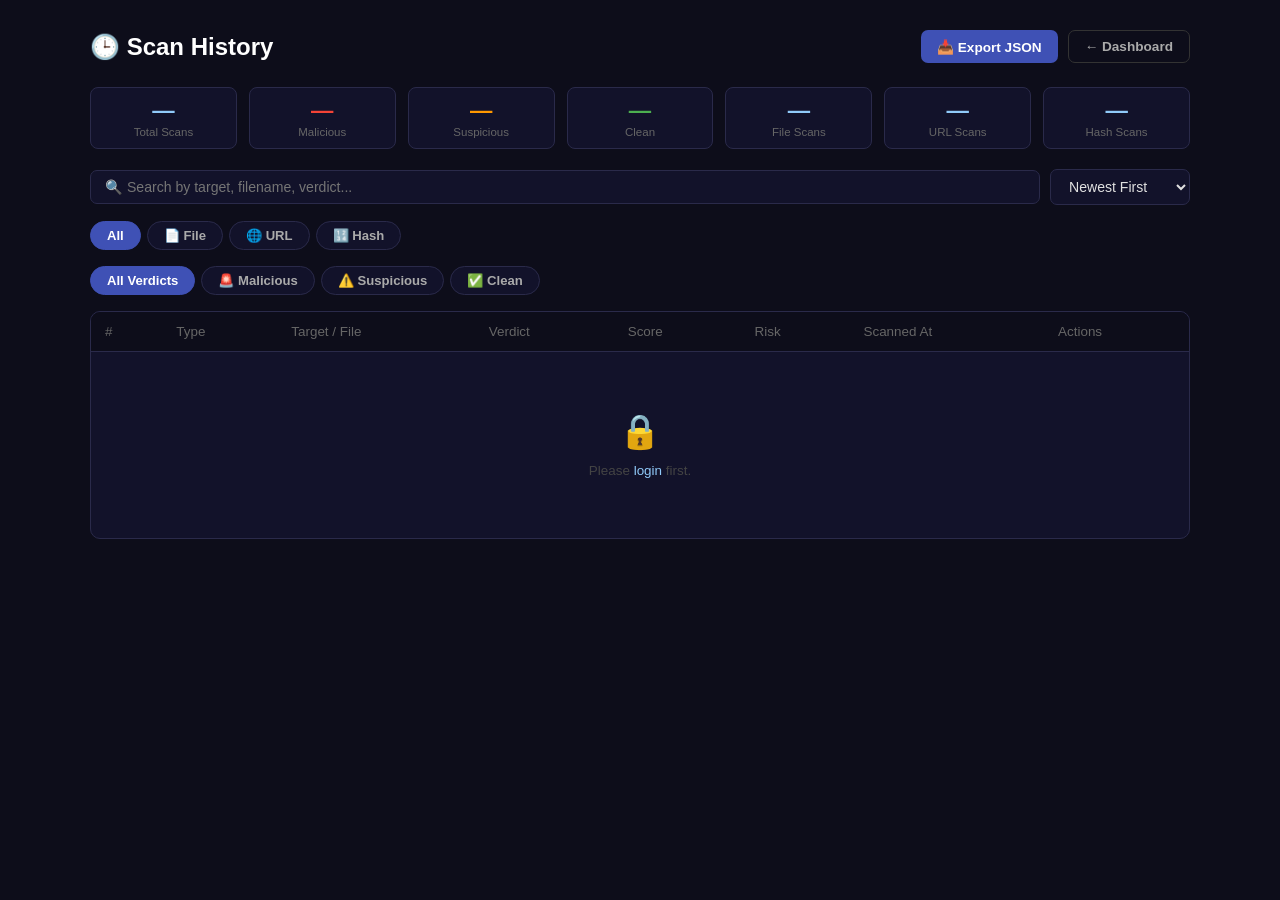
<file: Fyp--ThreatLens-threat-scanning-tool-/ThreatLens/frontend/pages/history.html>
<!DOCTYPE html>
<html lang="en">

<head>
    <meta charset="UTF-8">
    <meta name="viewport" content="width=device-width, initial-scale=1.0">
    <title>Scan History — ThreatLens</title>
    <style>
        * {
            margin: 0;
            padding: 0;
            box-sizing: border-box;
        }
        
        body {
            font-family: 'Segoe UI', sans-serif;
            background: #0d0d1a;
            color: #e0e0e0;
            min-height: 100vh;
            padding: 30px 20px;
        }
        
        a {
            text-decoration: none;
            color: inherit;
        }
        
        .container {
            max-width: 1100px;
            margin: 0 auto;
        }
        /* ── Header ── */
        
        .page-header {
            display: flex;
            align-items: center;
            justify-content: space-between;
            margin-bottom: 24px;
            flex-wrap: wrap;
            gap: 12px;
        }
        
        .page-header h1 {
            font-size: 1.5em;
            color: #fff;
        }
        
        .header-actions {
            display: flex;
            gap: 10px;
            flex-wrap: wrap;
        }
        
        .btn {
            padding: 8px 16px;
            border-radius: 7px;
            border: none;
            cursor: pointer;
            font-size: 0.85em;
            font-weight: 600;
        }
        
        .btn-primary {
            background: #3f51b5;
            color: #fff;
        }
        
        .btn-primary:hover {
            background: #5c6bc0;
        }
        
        .btn-outline {
            background: transparent;
            color: #aaa;
            border: 1px solid #333;
        }
        
        .btn-outline:hover {
            background: #1e1e3a;
            color: #fff;
        }
        
        .btn-danger {
            background: rgba(244, 67, 54, 0.12);
            color: #f44336;
            border: 1px solid #f44336;
        }
        
        .btn-danger:hover {
            background: rgba(244, 67, 54, 0.22);
        }
        
        .btn-sm {
            padding: 5px 10px;
            font-size: 0.78em;
            border-radius: 5px;
            border: none;
            cursor: pointer;
            font-weight: 600;
        }
        /* ── Stats bar ── */
        
        .stats-bar {
            display: flex;
            gap: 12px;
            flex-wrap: wrap;
            margin-bottom: 20px;
        }
        
        .stat-chip {
            background: #12122a;
            border: 1px solid #2a2a4a;
            border-radius: 8px;
            padding: 10px 18px;
            text-align: center;
            flex: 1;
            min-width: 100px;
        }
        
        .stat-chip .n {
            font-size: 1.4em;
            font-weight: bold;
            color: #90caf9;
        }
        
        .stat-chip .l {
            font-size: 0.72em;
            color: #666;
            margin-top: 2px;
        }
        
        .stat-chip.mal .n {
            color: #f44336;
        }
        
        .stat-chip.sus .n {
            color: #ff9800;
        }
        
        .stat-chip.cln .n {
            color: #4caf50;
        }
        /* ── Controls ── */
        
        .controls {
            display: flex;
            gap: 10px;
            flex-wrap: wrap;
            margin-bottom: 16px;
            align-items: center;
        }
        
        .search-box {
            flex: 1;
            min-width: 200px;
            background: #12122a;
            border: 1px solid #2a2a4a;
            border-radius: 7px;
            padding: 8px 14px;
            color: #e0e0e0;
            font-size: 0.88em;
        }
        
        .search-box:focus {
            outline: none;
            border-color: #3f51b5;
        }
        /* ── Filter tabs ── */
        
        .filter-tabs {
            display: flex;
            gap: 6px;
            flex-wrap: wrap;
            margin-bottom: 16px;
        }
        
        .tab {
            padding: 6px 16px;
            border-radius: 20px;
            border: 1px solid #2a2a4a;
            background: #12122a;
            color: #aaa;
            cursor: pointer;
            font-size: 0.82em;
            font-weight: 600;
            transition: all .2s;
        }
        
        .tab:hover {
            border-color: #3f51b5;
            color: #90caf9;
        }
        
        .tab.active {
            background: #3f51b5;
            border-color: #3f51b5;
            color: #fff;
        }
        
        .tab.mal.active {
            background: #f44336;
            border-color: #f44336;
        }
        
        .tab.sus.active {
            background: #ff9800;
            border-color: #ff9800;
        }
        
        .tab.cln.active {
            background: #4caf50;
            border-color: #4caf50;
        }
        /* ── Table ── */
        
        .table-wrap {
            background: #12122a;
            border: 1px solid #2a2a4a;
            border-radius: 10px;
            overflow: hidden;
        }
        
        table {
            width: 100%;
            border-collapse: collapse;
            font-size: 0.84em;
        }
        
        thead {
            background: #0d0d1a;
        }
        
        th {
            text-align: left;
            padding: 12px 14px;
            color: #666;
            font-weight: 500;
            border-bottom: 1px solid #2a2a4a;
            white-space: nowrap;
        }
        
        td {
            padding: 10px 14px;
            border-bottom: 1px solid #1a1a2e;
            vertical-align: middle;
        }
        
        tr:last-child td {
            border-bottom: none;
        }
        
        tr:hover td {
            background: #1a1a2e;
        }
        /* ── Badges ── */
        
        .badge {
            display: inline-block;
            padding: 2px 9px;
            border-radius: 10px;
            font-size: 0.76em;
            font-weight: 600;
        }
        
        .badge.Malicious {
            background: rgba(244, 67, 54, 0.18);
            color: #f44336;
        }
        
        .badge.Suspicious {
            background: rgba(255, 152, 0, 0.18);
            color: #ff9800;
        }
        
        .badge.Clean {
            background: rgba(76, 175, 80, 0.18);
            color: #4caf50;
        }
        
        .badge.file {
            background: rgba(63, 81, 181, 0.18);
            color: #90caf9;
        }
        
        .badge.url {
            background: rgba(0, 188, 212, 0.18);
            color: #00bcd4;
        }
        
        .badge.hash {
            background: rgba(156, 39, 176, 0.18);
            color: #ce93d8;
        }
        /* ── Score bar ── */
        
        .score-wrap {
            display: flex;
            align-items: center;
            gap: 8px;
        }
        
        .score-bar-bg {
            background: #1a1a2e;
            border-radius: 4px;
            height: 6px;
            width: 60px;
            overflow: hidden;
        }
        
        .score-bar-fill {
            height: 100%;
            border-radius: 4px;
        }
        
        .score-num {
            font-size: 0.82em;
            color: #aaa;
            min-width: 24px;
        }
        /* ── Target cell ── */
        
        .target-cell {
            max-width: 260px;
            overflow: hidden;
            text-overflow: ellipsis;
            white-space: nowrap;
            color: #ddd;
            font-family: monospace;
            font-size: 0.82em;
        }
        /* ── Action buttons ── */
        
        .action-btns {
            display: flex;
            gap: 6px;
        }
        
        .btn-view {
            background: rgba(63, 81, 181, 0.15);
            color: #90caf9;
            border: 1px solid #3f51b5;
        }
        
        .btn-view:hover {
            background: #3f51b5;
            color: #fff;
        }
        
        .btn-del {
            background: rgba(244, 67, 54, 0.12);
            color: #f44336;
            border: 1px solid #f44336;
        }
        
        .btn-del:hover {
            background: #f44336;
            color: #fff;
        }
        /* ── Empty / loading ── */
        
        .empty {
            text-align: center;
            padding: 60px 20px;
            color: #444;
        }
        
        .empty .icon {
            font-size: 2.5em;
            margin-bottom: 12px;
        }
        
        .loading {
            text-align: center;
            padding: 60px;
            color: #555;
        }
        /* ── Pagination ── */
        
        .pagination {
            display: flex;
            justify-content: center;
            gap: 8px;
            margin-top: 16px;
            flex-wrap: wrap;
        }
        
        .page-btn {
            padding: 6px 12px;
            border-radius: 6px;
            border: 1px solid #2a2a4a;
            background: #12122a;
            color: #aaa;
            cursor: pointer;
            font-size: 0.82em;
        }
        
        .page-btn:hover {
            border-color: #3f51b5;
            color: #90caf9;
        }
        
        .page-btn.active {
            background: #3f51b5;
            border-color: #3f51b5;
            color: #fff;
        }
        
        .page-btn:disabled {
            opacity: 0.3;
            cursor: default;
        }
        /* ── Toast ── */
        
        #toast {
            position: fixed;
            bottom: 28px;
            right: 28px;
            background: #1e1e3a;
            border: 1px solid #3f51b5;
            color: #e0e0e0;
            padding: 12px 20px;
            border-radius: 8px;
            font-size: 0.88em;
            display: none;
            z-index: 999;
            box-shadow: 0 4px 20px rgba(0, 0, 0, 0.5);
        }
    </style>
</head>

<body>
    <div class="container">

        <!-- Header -->
        <div class="page-header">
            <h1>🕒 Scan History</h1>
            <div class="header-actions">
                <button class="btn btn-primary" onclick="exportJSON()">📥 Export JSON</button>
                <a href="dashboard.html" class="btn btn-outline">← Dashboard</a>
            </div>
        </div>

        <!-- Stats bar -->
        <div class="stats-bar" id="stats-bar">
            <div class="stat-chip">
                <div class="n" id="s-total">—</div>
                <div class="l">Total Scans</div>
            </div>
            <div class="stat-chip mal">
                <div class="n" id="s-mal">—</div>
                <div class="l">Malicious</div>
            </div>
            <div class="stat-chip sus">
                <div class="n" id="s-sus">—</div>
                <div class="l">Suspicious</div>
            </div>
            <div class="stat-chip cln">
                <div class="n" id="s-cln">—</div>
                <div class="l">Clean</div>
            </div>
            <div class="stat-chip">
                <div class="n" id="s-file">—</div>
                <div class="l">File Scans</div>
            </div>
            <div class="stat-chip">
                <div class="n" id="s-url">—</div>
                <div class="l">URL Scans</div>
            </div>
            <div class="stat-chip">
                <div class="n" id="s-hash">—</div>
                <div class="l">Hash Scans</div>
            </div>
        </div>

        <!-- Controls -->
        <div class="controls">
            <input class="search-box" id="search" placeholder="🔍 Search by target, filename, verdict..." oninput="applyFilters()">
            <select class="search-box" style="flex:0;min-width:140px;" id="sort" onchange="applyFilters()">
            <option value="newest">Newest First</option>
            <option value="oldest">Oldest First</option>
            <option value="score_high">Score: High→Low</option>
            <option value="score_low">Score: Low→High</option>
        </select>
        </div>

        <!-- Type + Verdict tabs -->
        <div class="filter-tabs" id="type-tabs">
            <span class="tab active" data-type="all" onclick="setType('all',this)">All</span>
            <span class="tab" data-type="file" onclick="setType('file',this)">📄 File</span>
            <span class="tab" data-type="url" onclick="setType('url',this)">🌐 URL</span>
            <span class="tab" data-type="hash" onclick="setType('hash',this)">🔢 Hash</span>
        </div>
        <div class="filter-tabs" id="verdict-tabs">
            <span class="tab active" data-v="all" onclick="setVerdict('all',this)">All Verdicts</span>
            <span class="tab mal" data-v="Malicious" onclick="setVerdict('Malicious',this)">🚨 Malicious</span>
            <span class="tab sus" data-v="Suspicious" onclick="setVerdict('Suspicious',this)">⚠️ Suspicious</span>
            <span class="tab cln" data-v="Clean" onclick="setVerdict('Clean',this)">✅ Clean</span>
        </div>

        <!-- Table -->
        <div class="table-wrap">
            <table>
                <thead>
                    <tr>
                        <th>#</th>
                        <th>Type</th>
                        <th>Target / File</th>
                        <th>Verdict</th>
                        <th>Score</th>
                        <th>Risk</th>
                        <th>Scanned At</th>
                        <th>Actions</th>
                    </tr>
                </thead>
                <tbody id="table-body">
                    <tr>
                        <td colspan="8" class="loading">Loading history...</td>
                    </tr>
                </tbody>
            </table>
        </div>

        <!-- Pagination -->
        <div class="pagination" id="pagination"></div>

    </div>
    <div id="toast"></div>

    <script>
        const BASE = "http://127.0.0.1:5000";
        const PER_PAGE = 15;

        let allScans = [];
        let filtered = [];
        let currentPage = 1;
        let activeType = "all";
        let activeVerdict = "all";

        // ── Auth helpers ──────────────────────────────────────────────────────────
        function uid() {
            return sessionStorage.getItem("uid") || "";
        }

        function authH(json) {
            const h = {
                "X-User-ID": uid()
            };
            if (json) h["Content-Type"] = "application/json";
            return h;
        }

        // ── Toast ─────────────────────────────────────────────────────────────────
        function toast(msg, color) {
            color = color || "#3f51b5";
            const t = document.getElementById("toast");
            t.textContent = msg;
            t.style.borderColor = color;
            t.style.display = "block";
            setTimeout(() => t.style.display = "none", 3000);
        }

        // ── Load history ──────────────────────────────────────────────────────────
        async function loadHistory() {
            const id = uid();
            if (!id) {
                document.getElementById("table-body").innerHTML =
                    '<tr><td colspan="8" class="empty"><div class="icon">🔒</div>Please <a href="login.html" style="color:#90caf9;">login</a> first.</td></tr>';
                return;
            }

            try {
                const res = await fetch(BASE + "/api/scan/history/" + id, {
                    headers: authH(false)
                });
                const data = await res.json();

                // Handle both array response and {history:[]} response
                allScans = Array.isArray(data) ? data : (data.history || data.scans || []);

                updateStats();
                applyFilters();
            } catch (e) {
                document.getElementById("table-body").innerHTML =
                    '<tr><td colspan="8" class="empty"><div class="icon">❌</div>Failed to load. Is backend running?</td></tr>';
            }
        }

        // ── Stats ─────────────────────────────────────────────────────────────────
        function updateStats() {
            const mal = allScans.filter(s => s.verdict === "Malicious").length;
            const sus = allScans.filter(s => s.verdict === "Suspicious").length;
            const cln = allScans.filter(s => s.verdict === "Clean").length;
            const file = allScans.filter(s => s.scan_type === "file").length;
            const url = allScans.filter(s => s.scan_type === "url").length;
            const hash = allScans.filter(s => s.scan_type === "hash").length;

            document.getElementById("s-total").textContent = allScans.length;
            document.getElementById("s-mal").textContent = mal;
            document.getElementById("s-sus").textContent = sus;
            document.getElementById("s-cln").textContent = cln;
            document.getElementById("s-file").textContent = file;
            document.getElementById("s-url").textContent = url;
            document.getElementById("s-hash").textContent = hash;
        }

        // ── Filters ───────────────────────────────────────────────────────────────
        function setType(type, el) {
            activeType = type;
            document.querySelectorAll("#type-tabs .tab").forEach(t => t.classList.remove("active"));
            el.classList.add("active");
            currentPage = 1;
            applyFilters();
        }

        function setVerdict(v, el) {
            activeVerdict = v;
            document.querySelectorAll("#verdict-tabs .tab").forEach(t => t.classList.remove("active"));
            el.classList.add("active");
            currentPage = 1;
            applyFilters();
        }

        function applyFilters() {
            const q = document.getElementById("search").value.toLowerCase().trim();
            const sort = document.getElementById("sort").value;

            filtered = allScans.filter(function(s) {
                const matchType = activeType === "all" || s.scan_type === activeType;
                const matchVerdict = activeVerdict === "all" || s.verdict === activeVerdict;
                const target = (s.target || s.filename || "").toLowerCase();
                const matchSearch = !q || target.includes(q) ||
                    (s.verdict || "").toLowerCase().includes(q) ||
                    (s.scan_type || "").toLowerCase().includes(q);
                return matchType && matchVerdict && matchSearch;
            });

            // Sort
            filtered.sort(function(a, b) {
                if (sort === "newest") return new Date(b.scanned_at) - new Date(a.scanned_at);
                if (sort === "oldest") return new Date(a.scanned_at) - new Date(b.scanned_at);
                if (sort === "score_high") return (b.threat_score || 0) - (a.threat_score || 0);
                if (sort === "score_low") return (a.threat_score || 0) - (b.threat_score || 0);
                return 0;
            });

            renderTable();
            renderPagination();
        }

        // ── Render table ──────────────────────────────────────────────────────────
        function scoreColor(s) {
            if (s >= 70) return "#f44336";
            if (s >= 30) return "#ff9800";
            return "#4caf50";
        }

        function ago(v) {
            if (!v) return "—";
            const d = new Date(v.replace(" ", "T"));
            const diff = Math.floor((Date.now() - d) / 1000);
            if (diff < 60) return "Just now";
            if (diff < 3600) return Math.floor(diff / 60) + "m ago";
            if (diff < 86400) return Math.floor(diff / 3600) + "h ago";
            if (diff < 604800) return Math.floor(diff / 86400) + "d ago";
            return d.toLocaleDateString();
        }

        function renderTable() {
            const tbody = document.getElementById("table-body");

            if (filtered.length === 0) {
                tbody.innerHTML = '<tr><td colspan="8" class="empty"><div class="icon">🔍</div>No scans match your filters.</td></tr>';
                return;
            }

            const start = (currentPage - 1) * PER_PAGE;
            const page = filtered.slice(start, start + PER_PAGE);

            tbody.innerHTML = page.map(function(s, i) {
                const score = s.threat_score || 0;
                const sColor = scoreColor(score);
                const target = s.filename || s.target || "—";
                const rowNum = start + i + 1;
                const risk = s.risk_level || "—";

                return '<tr>' +
                    '<td style="color:#555;font-size:0.8em;">' + rowNum + '</td>' +
                    '<td><span class="badge ' + s.scan_type + '">' + s.scan_type + '</span></td>' +
                    '<td><div class="target-cell" title="' + target + '">' + target + '</div></td>' +
                    '<td><span class="badge ' + s.verdict + '">' + (s.verdict || "—") + '</span></td>' +
                    '<td>' +
                    '<div class="score-wrap">' +
                    '<div class="score-bar-bg"><div class="score-bar-fill" style="width:' + score + '%;background:' + sColor + ';"></div></div>' +
                    '<span class="score-num" style="color:' + sColor + ';">' + score + '</span>' +
                    '</div>' +
                    '</td>' +
                    '<td><span style="font-size:0.8em;color:' + sColor + ';">' + risk + '</span></td>' +
                    '<td style="color:#666;font-size:0.82em;white-space:nowrap;">' + ago(s.scanned_at) + '</td>' +
                    '<td>' +
                    '<div class="action-btns">' +
                    '<button class="btn-sm btn-view" onclick="viewScan(' + JSON.stringify(s).replace(/"/g, '&quot;') + ')">👁 View</button>' +
                    '<button class="btn-sm btn-del"  onclick="deleteScan(' + s.id + ', this)">🗑</button>' +
                    '</div>' +
                    '</td>' +
                    '</tr>';
            }).join("");
        }

        // ── Pagination ────────────────────────────────────────────────────────────
        function renderPagination() {
            const total = Math.ceil(filtered.length / PER_PAGE);
            const pg = document.getElementById("pagination");
            if (total <= 1) {
                pg.innerHTML = "";
                return;
            }

            let html = "";
            html += '<button class="page-btn" onclick="goPage(' + (currentPage - 1) + ')" ' + (currentPage === 1 ? "disabled" : "") + '>← Prev</button>';
            for (let i = 1; i <= total; i++) {
                if (i === 1 || i === total || Math.abs(i - currentPage) <= 2) {
                    html += '<button class="page-btn ' + (i === currentPage ? "active" : "") + '" onclick="goPage(' + i + ')">' + i + '</button>';
                } else if (Math.abs(i - currentPage) === 3) {
                    html += '<span style="color:#555;padding:6px;">…</span>';
                }
            }
            html += '<button class="page-btn" onclick="goPage(' + (currentPage + 1) + ')" ' + (currentPage === total ? "disabled" : "") + '>Next →</button>';
            pg.innerHTML = html;
        }

        function goPage(p) {
            const total = Math.ceil(filtered.length / PER_PAGE);
            if (p < 1 || p > total) return;
            currentPage = p;
            renderTable();
            renderPagination();
            window.scrollTo(0, 0);
        }

        // ── View scan ─────────────────────────────────────────────────────────────
        function viewScan(s) {
            // Store result_json back to sessionStorage and redirect to result page
            try {
                if (s.result_json) {
                    const result = typeof s.result_json === "string" ?
                        JSON.parse(s.result_json) : s.result_json;

                    if (s.scan_type === "hash") {
                        sessionStorage.setItem("hashScanResult", JSON.stringify(result));
                        window.location.href = "hash_result.html";
                    } else if (s.scan_type === "url") {
                        sessionStorage.setItem("urlScanResult", JSON.stringify(result));
                        window.location.href = "url_result.html";
                    } else if (s.scan_type === "file") {
                        sessionStorage.setItem("scanResult", JSON.stringify(result));
                        window.location.href = "result.html";
                    }
                } else {
                    toast("⚠️ Full result not available for this scan", "#ff9800");
                }
            } catch (e) {
                toast("⚠️ Could not load result: " + e.message, "#f44336");
            }
        }

        // ── Delete scan ───────────────────────────────────────────────────────────
        async function deleteScan(id, btn) {
            if (!confirm("Delete this scan from history?")) return;
            btn.disabled = true;
            btn.textContent = "...";

            try {
                const res = await fetch(BASE + "/api/scan/history/delete/" + id, {
                    method: "DELETE",
                    headers: authH(false)
                });
                const data = await res.json();

                if (data.success) {
                    allScans = allScans.filter(function(s) {
                        return s.id !== id;
                    });
                    updateStats();
                    applyFilters();
                    toast("🗑️ Scan deleted");
                } else {
                    toast("❌ Failed to delete", "#f44336");
                    btn.disabled = false;
                    btn.textContent = "🗑";
                }
            } catch (e) {
                toast("❌ Error: " + e.message, "#f44336");
                btn.disabled = false;
                btn.textContent = "🗑";
            }
        }

        // ── Export JSON ───────────────────────────────────────────────────────────
        function exportJSON() {
            if (filtered.length === 0) {
                toast("⚠️ Nothing to export", "#ff9800");
                return;
            }
            const blob = new Blob([JSON.stringify(filtered, null, 2)], {
                type: "application/json"
            });
            const url = URL.createObjectURL(blob);
            const a = document.createElement("a");
            a.href = url;
            a.download = "threatlens_history_" + new Date().toISOString().split("T")[0] + ".json";
            a.click();
            URL.revokeObjectURL(url);
            toast("✅ Exported " + filtered.length + " scan(s)");
        }

        // ── Init ──────────────────────────────────────────────────────────────────
        loadHistory();
    </script>
</body>

</html>
</file>
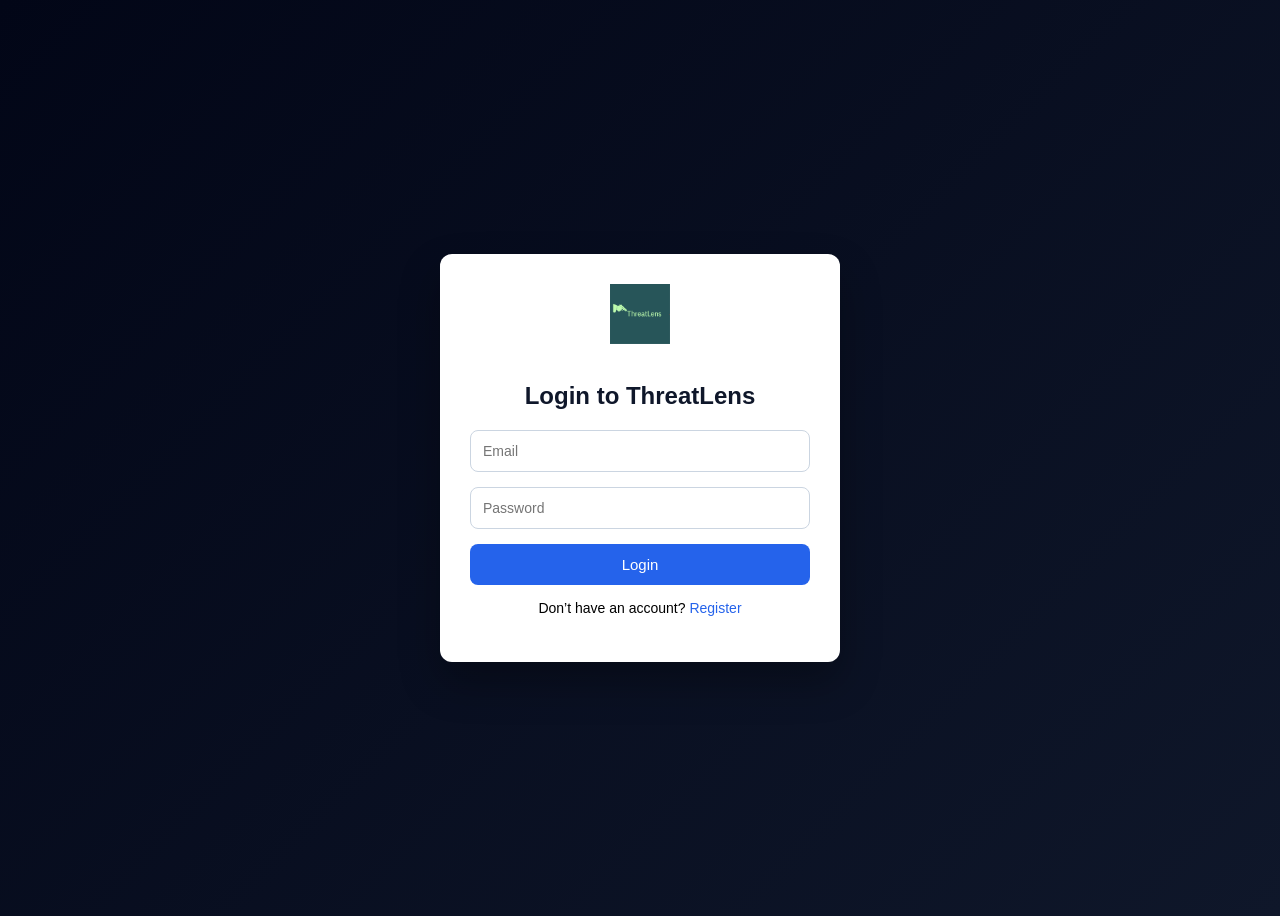
<file: Fyp--ThreatLens-threat-scanning-tool-/ThreatLens/frontend/pages/login.html>
<!DOCTYPE html>
<html lang="en">

<head>
    <meta charset="UTF-8">
    <title>ThreatLens | Login</title>
    <link rel="stylesheet" href="../css/auth.css">
    <script defer src="../js/auth.js"></script>
</head>

<body>
    <div class="auth-container">
        <div class="auth-card">
            <img src="../assets/logo.png" class="auth-logo">
            <h2>Login to ThreatLens</h2>

            <input type="email" id="loginEmail" placeholder="Email" required>
            <input type="password" id="loginPassword" placeholder="Password" required>

            <button onclick="login()">Login</button>

            <p class="switch">
                Don’t have an account?
                <a href="register.html">Register</a>
            </p>

            <p id="loginError" class="error"></p>
        </div>
    </div>
</body>

</html>
</file>
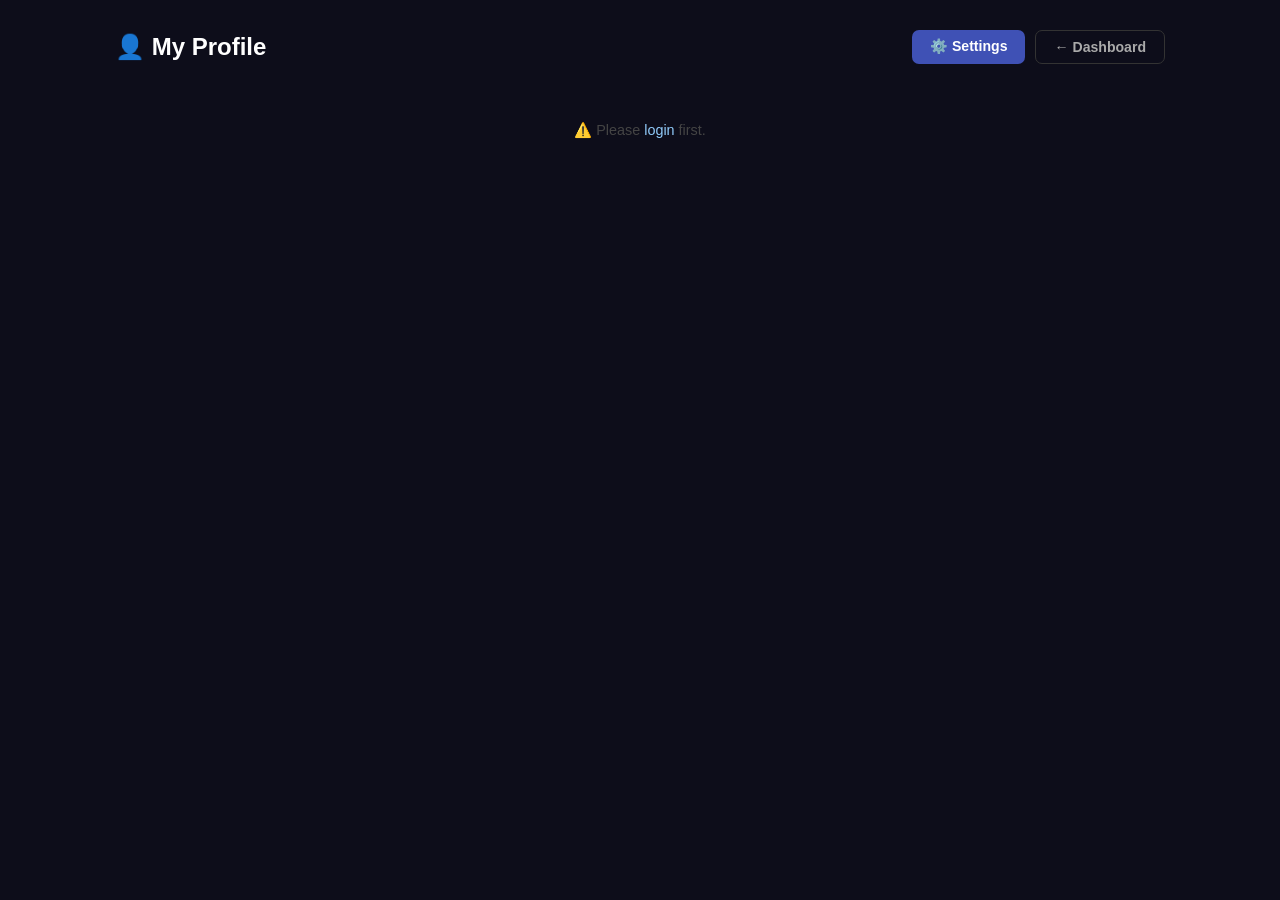
<file: Fyp--ThreatLens-threat-scanning-tool-/ThreatLens/frontend/pages/profile.html>
<!DOCTYPE html>
<html lang="en">

<head>
    <meta charset="UTF-8">
    <meta name="viewport" content="width=device-width, initial-scale=1.0">
    <title>Profile — ThreatLens</title>
    <style>
        * {
            margin: 0;
            padding: 0;
            box-sizing: border-box;
        }
        
        body {
            font-family: 'Segoe UI', sans-serif;
            background: #0d0d1a;
            color: #e0e0e0;
            min-height: 100vh;
            padding: 30px 20px;
        }
        
        a {
            text-decoration: none;
            color: inherit;
        }
        
        .container {
            max-width: 1050px;
            margin: 0 auto;
        }
        
        .page-header {
            display: flex;
            align-items: center;
            justify-content: space-between;
            margin-bottom: 28px;
            flex-wrap: wrap;
            gap: 12px;
        }
        
        .page-header h1 {
            font-size: 1.5em;
            color: #fff;
        }
        
        .header-actions {
            display: flex;
            gap: 10px;
        }
        
        .btn {
            padding: 8px 18px;
            border-radius: 7px;
            border: none;
            cursor: pointer;
            font-size: 0.88em;
            font-weight: 600;
        }
        
        .btn-primary {
            background: #3f51b5;
            color: #fff;
        }
        
        .btn-primary:hover {
            background: #5c6bc0;
        }
        
        .btn-danger {
            background: rgba(244, 67, 54, 0.15);
            color: #f44336;
            border: 1px solid #f44336;
        }
        
        .btn-danger:hover {
            background: rgba(244, 67, 54, 0.25);
        }
        
        .btn-outline {
            background: transparent;
            color: #aaa;
            border: 1px solid #333;
        }
        
        .btn-outline:hover {
            background: #1e1e3a;
            color: #fff;
        }
        
        .identity-card {
            background: #12122a;
            border: 1px solid #2a2a4a;
            border-radius: 12px;
            padding: 24px;
            margin-bottom: 18px;
            display: flex;
            align-items: center;
            gap: 24px;
            flex-wrap: wrap;
        }
        
        .avatar {
            width: 72px;
            height: 72px;
            border-radius: 50%;
            background: linear-gradient(135deg, #3f51b5, #7c4dff);
            display: flex;
            align-items: center;
            justify-content: center;
            font-size: 1.8em;
            font-weight: bold;
            color: #fff;
            flex-shrink: 0;
        }
        
        .identity-info h2 {
            font-size: 1.3em;
            color: #fff;
            margin-bottom: 4px;
        }
        
        .identity-info p {
            font-size: 0.85em;
            color: #aaa;
            margin-bottom: 6px;
        }
        
        .role-badge {
            display: inline-block;
            padding: 3px 10px;
            border-radius: 12px;
            font-size: 0.75em;
            font-weight: 600;
        }
        
        .role-badge.admin {
            background: rgba(255, 152, 0, 0.15);
            border: 1px solid #ff9800;
            color: #ff9800;
        }
        
        .role-badge.user {
            background: rgba(63, 81, 181, 0.15);
            border: 1px solid #3f51b5;
            color: #90caf9;
        }
        
        .member-since {
            font-size: 0.78em;
            color: #666;
            margin-top: 4px;
        }
        
        .grid-2 {
            display: grid;
            grid-template-columns: 1fr 1fr;
            gap: 16px;
            margin-bottom: 16px;
        }
        
        @media(max-width:700px) {
            .grid-2 {
                grid-template-columns: 1fr;
            }
        }
        
        .card {
            background: #12122a;
            border: 1px solid #2a2a4a;
            border-radius: 10px;
            padding: 20px;
            margin-bottom: 16px;
        }
        
        .card-title {
            font-size: 0.92em;
            color: #90caf9;
            margin-bottom: 16px;
            padding-bottom: 10px;
            border-bottom: 1px solid #1e1e3a;
        }
        
        .stat-row {
            display: grid;
            grid-template-columns: repeat(auto-fill, minmax(110px, 1fr));
            gap: 12px;
        }
        
        .stat-box {
            background: #0d0d1a;
            border: 1px solid #2a2a4a;
            border-radius: 8px;
            padding: 12px;
            text-align: center;
        }
        
        .stat-box .n {
            font-size: 1.6em;
            font-weight: bold;
            color: #90caf9;
        }
        
        .stat-box .l {
            font-size: 0.72em;
            color: #777;
            margin-top: 3px;
        }
        
        .stat-box.mal .n {
            color: #f44336;
        }
        
        .stat-box.sus .n {
            color: #ff9800;
        }
        
        .stat-box.cln .n {
            color: #4caf50;
        }
        
        .rate-bar-wrap {
            margin-top: 14px;
        }
        
        .rate-bar-wrap label {
            font-size: 0.78em;
            color: #888;
            display: block;
            margin-bottom: 5px;
        }
        
        .rate-bar-bg {
            background: #1a1a2e;
            border-radius: 6px;
            height: 10px;
            overflow: hidden;
        }
        
        .rate-bar-fill {
            height: 100%;
            border-radius: 6px;
            background: linear-gradient(90deg, #3f51b5, #7c4dff);
            transition: width 1s ease;
        }
        
        .tbl {
            width: 100%;
            border-collapse: collapse;
            font-size: 0.83em;
        }
        
        .tbl th {
            text-align: left;
            padding: 8px 10px;
            color: #666;
            font-weight: 500;
            border-bottom: 1px solid #2a2a4a;
        }
        
        .tbl td {
            padding: 7px 10px;
            border-bottom: 1px solid #1a1a2e;
        }
        
        .tbl tr:hover td {
            background: #1a1a2e;
        }
        
        .badge {
            display: inline-block;
            padding: 2px 8px;
            border-radius: 10px;
            font-size: 0.76em;
            font-weight: 600;
        }
        
        .badge.Malicious {
            background: rgba(244, 67, 54, 0.2);
            color: #f44336;
        }
        
        .badge.Suspicious {
            background: rgba(255, 152, 0, 0.2);
            color: #ff9800;
        }
        
        .badge.Clean {
            background: rgba(76, 175, 80, 0.2);
            color: #4caf50;
        }
        
        .badge.file {
            background: rgba(63, 81, 181, 0.2);
            color: #90caf9;
        }
        
        .badge.url {
            background: rgba(0, 188, 212, 0.2);
            color: #00bcd4;
        }
        
        .badge.hash {
            background: rgba(156, 39, 176, 0.2);
            color: #ce93d8;
        }
        
        .trust-score {
            font-size: 2em;
            font-weight: bold;
            color: #7c4dff;
            text-align: center;
            margin: 8px 0;
        }
        
        .trust-label {
            font-size: 0.75em;
            color: #888;
            text-align: center;
        }
        
        .api-key-box {
            background: #0d0d1a;
            border: 1px solid #2a2a4a;
            border-radius: 8px;
            padding: 10px 14px;
            font-family: monospace;
            font-size: 0.85em;
            color: #90caf9;
            display: flex;
            align-items: center;
            justify-content: space-between;
            gap: 10px;
        }
        
        .copy-btn {
            background: none;
            border: 1px solid #3f51b5;
            color: #90caf9;
            padding: 4px 10px;
            border-radius: 5px;
            cursor: pointer;
            font-size: 0.78em;
        }
        
        .copy-btn:hover {
            background: #3f51b5;
        }
        
        #toast {
            position: fixed;
            bottom: 28px;
            right: 28px;
            background: #1e1e3a;
            border: 1px solid #3f51b5;
            color: #e0e0e0;
            padding: 12px 20px;
            border-radius: 8px;
            font-size: 0.88em;
            display: none;
            z-index: 999;
            box-shadow: 0 4px 20px rgba(0, 0, 0, 0.5);
        }
        
        .no-data {
            color: #444;
            text-align: center;
            padding: 30px;
            font-size: 0.9em;
        }
        
        .loading {
            color: #555;
            text-align: center;
            padding: 60px;
        }
    </style>
</head>

<body>
    <div class="container">
        <div class="page-header">
            <h1>👤 My Profile</h1>
            <div class="header-actions">
                <a href="settings.html" class="btn btn-primary">⚙️ Settings</a>
                <a href="dashboard.html" class="btn btn-outline">← Dashboard</a>
            </div>
        </div>
        <div id="content">
            <p class="loading">Loading profile...</p>
        </div>
    </div>
    <div id="toast"></div>

    <script>
        const BASE = "http://127.0.0.1:5000";

        function authHeaders() {
            return {
                "X-User-ID": sessionStorage.getItem("uid") || ""
            };
        }

        function toast(msg, color) {
            color = color || "#3f51b5";
            const t = document.getElementById("toast");
            t.textContent = msg;
            t.style.borderColor = color;
            t.style.display = "block";
            setTimeout(() => t.style.display = "none", 3000);
        }

        function fmt(v) {
            return (v !== undefined && v !== null) ? v : "—";
        }

        function num(v) {
            return (v !== undefined && v !== null) ? v : 0;
        }

        function date(v) {
            return v ? v.split(" ")[0] : "—";
        }

        function ago(v) {
            if (!v) return "Never";
            const d = new Date(v.replace(" ", "T"));
            const diff = Math.floor((Date.now() - d) / 1000);
            if (diff < 60) return "Just now";
            if (diff < 3600) return Math.floor(diff / 60) + "m ago";
            if (diff < 86400) return Math.floor(diff / 3600) + "h ago";
            return Math.floor(diff / 86400) + "d ago";
        }

        function copyText(text) {
            navigator.clipboard.writeText(text).then(() => toast("Copied to clipboard!"));
        }

        async function loadProfile() {
            const uid = sessionStorage.getItem("uid");
            if (!uid) {
                document.getElementById("content").innerHTML =
                    '<p class="no-data">⚠️ Please <a href="login.html" style="color:#90caf9;">login</a> first.</p>';
                return;
            }

            try {
                const res = await fetch(BASE + "/profile/me", {
                    headers: authHeaders()
                });
                const data = await res.json();
                if (data.error) {
                    document.getElementById("content").innerHTML = '<p class="no-data">⚠️ ' + data.error + '</p>';
                    return;
                }
                render(data);
            } catch (e) {
                document.getElementById("content").innerHTML =
                    '<p class="no-data">❌ Failed to load profile. Is backend running?</p>';
            }
        }

        function render(d) {
            const u = d.user || {};
            const us = d.usage || {};
            const an = d.analytics || {};
            const rec = d.recent_activity || [];
            const com = d.community || {};
            const apiKey = d.api_key;

            const initials = (u.name || "U").split(" ").map(function(x) {
                return x[0];
            }).join("").toUpperCase().slice(0, 2);
            const rate = num(an.detection_rate);

            const trustScore = Math.min(
                Math.round(
                    (num(com.malicious_reports) * 10 + num(com.suspicious_reports) * 5) /
                    Math.max(num(com.total_contributions), 1) * 10
                ), 100
            ) || 0;

            const recentRows = rec.length ? rec.map(function(r) {
                return '<tr>' +
                    '<td><span class="badge ' + r.scan_type + '">' + r.scan_type + '</span></td>' +
                    '<td style="max-width:240px;overflow:hidden;text-overflow:ellipsis;white-space:nowrap;" title="' + (r.target || r.filename || '') + '">' +
                    (r.filename || r.target || "—").substring(0, 40) +
                    '</td>' +
                    '<td><span class="badge ' + r.verdict + '">' + r.verdict + '</span></td>' +
                    '<td style="color:#aaa;">' + (r.threat_score !== null ? r.threat_score : "—") + '</td>' +
                    '<td style="color:#666;font-size:0.85em;">' + ago(r.scanned_at) + '</td>' +
                    '</tr>';
            }).join("") : '<tr><td colspan="5" class="no-data">No scans yet</td></tr>';

            const apiKeyHtml = apiKey ?
                '<div class="api-key-box"><span>tl_••••••••' + apiKey.slice(-6) + '</span>' +
                '<button class="copy-btn" onclick="copyText(\'' + apiKey + '\')">Copy</button></div>' :
                '<p style="color:#555;font-size:0.85em;margin-bottom:10px;">No API key generated yet.</p>';

            document.getElementById("content").innerHTML =

                /* Identity */
                '<div class="identity-card">' +
                '<div class="avatar">' + initials + '</div>' +
                '<div class="identity-info">' +
                '<h2>' + fmt(u.name) + '</h2>' +
                '<p>' + fmt(u.email) + '</p>' +
                '<span class="role-badge ' + (u.role === "admin" ? "admin" : "user") + '">' +
                (u.role === "admin" ? "🛡️ Admin" : "👤 Free User") +
                '</span>' +
                '<p class="member-since">Member since ' + date(u.member_since) + '</p>' +
                '</div>' +
                '</div>' +

                /* Usage + Analytics */
                '<div class="grid-2">' +
                '<div class="card">' +
                '<div class="card-title">📊 Usage Summary</div>' +
                '<div class="stat-row">' +
                '<div class="stat-box"><div class="n">' + num(us.total_scans) + '</div><div class="l">Total Scans</div></div>' +
                '<div class="stat-box"><div class="n">' + num(us.file_scans) + '</div><div class="l">File Scans</div></div>' +
                '<div class="stat-box"><div class="n">' + num(us.url_scans) + '</div><div class="l">URL Scans</div></div>' +
                '<div class="stat-box"><div class="n">' + num(us.hash_scans) + '</div><div class="l">Hash Scans</div></div>' +
                '</div>' +
                '<p style="font-size:0.78em;color:#666;margin-top:14px;">Last scan: ' + ago(us.last_scan) + '</p>' +
                '</div>' +
                '<div class="card">' +
                '<div class="card-title">🎯 Threat Analytics</div>' +
                '<div class="stat-row">' +
                '<div class="stat-box mal"><div class="n">' + num(an.malicious) + '</div><div class="l">Malicious</div></div>' +
                '<div class="stat-box sus"><div class="n">' + num(an.suspicious) + '</div><div class="l">Suspicious</div></div>' +
                '<div class="stat-box cln"><div class="n">' + num(an.clean) + '</div><div class="l">Clean</div></div>' +
                '<div class="stat-box"><div class="n">' + num(an.avg_score) + '</div><div class="l">Avg Score</div></div>' +
                '</div>' +
                '<div class="rate-bar-wrap">' +
                '<label>Detection Rate: ' + rate + '%</label>' +
                '<div class="rate-bar-bg"><div class="rate-bar-fill" style="width:' + rate + '%"></div></div>' +
                '</div>' +
                '</div>' +
                '</div>' +

                /* Recent Activity */
                '<div class="card">' +
                '<div class="card-title">🕒 Recent Activity</div>' +
                '<div style="overflow-x:auto;">' +
                '<table class="tbl">' +
                '<thead><tr><th>Type</th><th>Target</th><th>Verdict</th><th>Score</th><th>When</th></tr></thead>' +
                '<tbody>' + recentRows + '</tbody>' +
                '</table>' +
                '</div>' +
                '</div>' +

                /* Community + API */
                '<div class="grid-2">' +
                '<div class="card">' +
                '<div class="card-title">🌐 Community Contribution</div>' +
                '<div class="stat-row" style="margin-bottom:16px;">' +
                '<div class="stat-box mal"><div class="n">' + num(com.malicious_reports) + '</div><div class="l">Malicious Reports</div></div>' +
                '<div class="stat-box sus"><div class="n">' + num(com.suspicious_reports) + '</div><div class="l">Suspicious Reports</div></div>' +
                '<div class="stat-box"><div class="n">' + num(com.total_contributions) + '</div><div class="l">Total Contributions</div></div>' +
                '</div>' +
                '<div class="trust-score">' + trustScore + '</div>' +
                '<div class="trust-label">Community Trust Score</div>' +
                '</div>' +
                '<div class="card">' +
                '<div class="card-title">🔑 API Access</div>' +
                apiKeyHtml +
                '<div style="display:flex;gap:8px;margin-top:12px;flex-wrap:wrap;">' +
                '<button class="btn btn-primary" onclick="generateApiKey()" style="flex:1;">Generate Key</button>' +
                '<button class="btn btn-danger"  onclick="revokeApiKey()"   style="flex:1;">Revoke Key</button>' +
                '</div>' +
                '<p style="font-size:0.75em;color:#555;margin-top:10px;">Use this key to access ThreatLens API.</p>' +
                '</div>' +
                '</div>' +

                /* Role */
                '<div class="card">' +
                '<div class="card-title">🛡️ Role & Permissions</div>' +
                '<div class="stat-row">' +
                '<div class="stat-box"><div class="n" style="font-size:1.1em;">' + (u.role === "admin" ? "🛡️" : "👤") + '</div><div class="l">Role: ' + (u.role || "user") + '</div></div>' +
                '<div class="stat-box"><div class="n" style="font-size:1.1em;">✅</div><div class="l">Scan Access</div></div>' +
                '<div class="stat-box"><div class="n" style="font-size:1.1em;">' + (u.role === "admin" ? "✅" : "🔒") + '</div><div class="l">Admin Panel</div></div>' +
                '<div class="stat-box"><div class="n" style="font-size:1.1em;">✅</div><div class="l">Community DB</div></div>' +
                '</div>' +
                '</div>';
        }

        async function generateApiKey() {
            const res = await fetch(BASE + "/profile/api-key/generate", {
                method: "POST",
                headers: authHeaders()
            });
            const data = await res.json();
            if (data.success) {
                toast("✅ API key generated!");
                loadProfile();
            } else toast("❌ Failed: " + data.error, "#f44336");
        }

        async function revokeApiKey() {
            if (!confirm("Revoke your API key? This cannot be undone.")) return;
            const res = await fetch(BASE + "/profile/api-key/revoke", {
                method: "POST",
                headers: authHeaders()
            });
            const data = await res.json();
            if (data.success) {
                toast("🗑️ API key revoked.");
                loadProfile();
            } else toast("❌ Failed: " + data.error, "#f44336");
        }

        loadProfile();
    </script>
</body>

</html>
</file>
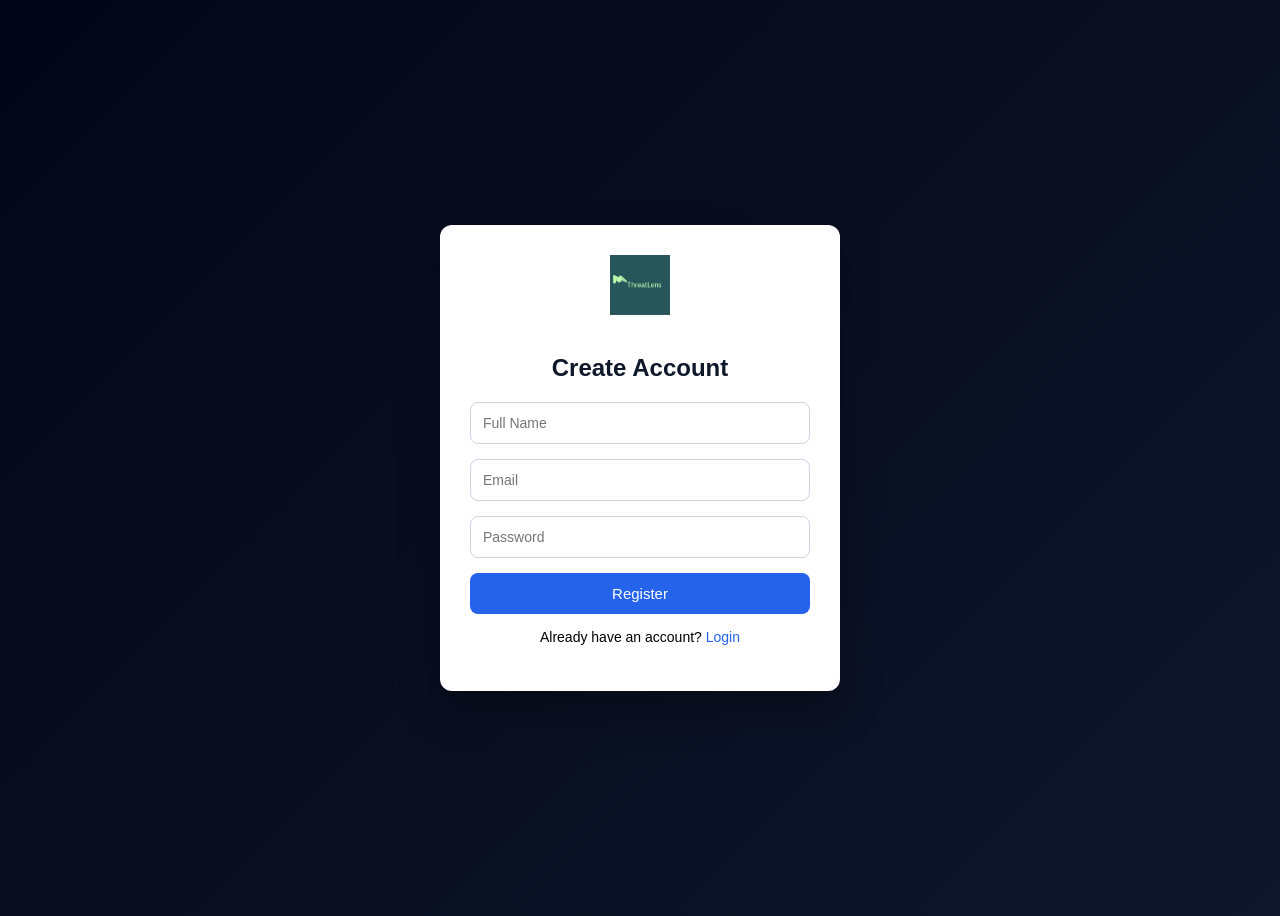
<file: Fyp--ThreatLens-threat-scanning-tool-/ThreatLens/frontend/pages/register.html>
<!DOCTYPE html>
<html lang="en">

<head>
    <meta charset="UTF-8">
    <title>ThreatLens | Register</title>
    <link rel="stylesheet" href="../css/auth.css">
    <script defer src="../js/auth.js"></script>
</head>

<body>
    <div class="auth-container">
        <div class="auth-card">
            <img src="../assets/logo.png" class="auth-logo">
            <h2>Create Account</h2>

            <input type="text" id="regName" placeholder="Full Name" required>
            <input type="email" id="regEmail" placeholder="Email" required>
            <input type="password" id="regPassword" placeholder="Password" required>

            <button onclick="register()">Register</button>

            <p class="switch">
                Already have an account?
                <a href="login.html">Login</a>
            </p>

            <p id="registerMsg" class="success"></p>
        </div>
    </div>
</body>

</html>
</file>
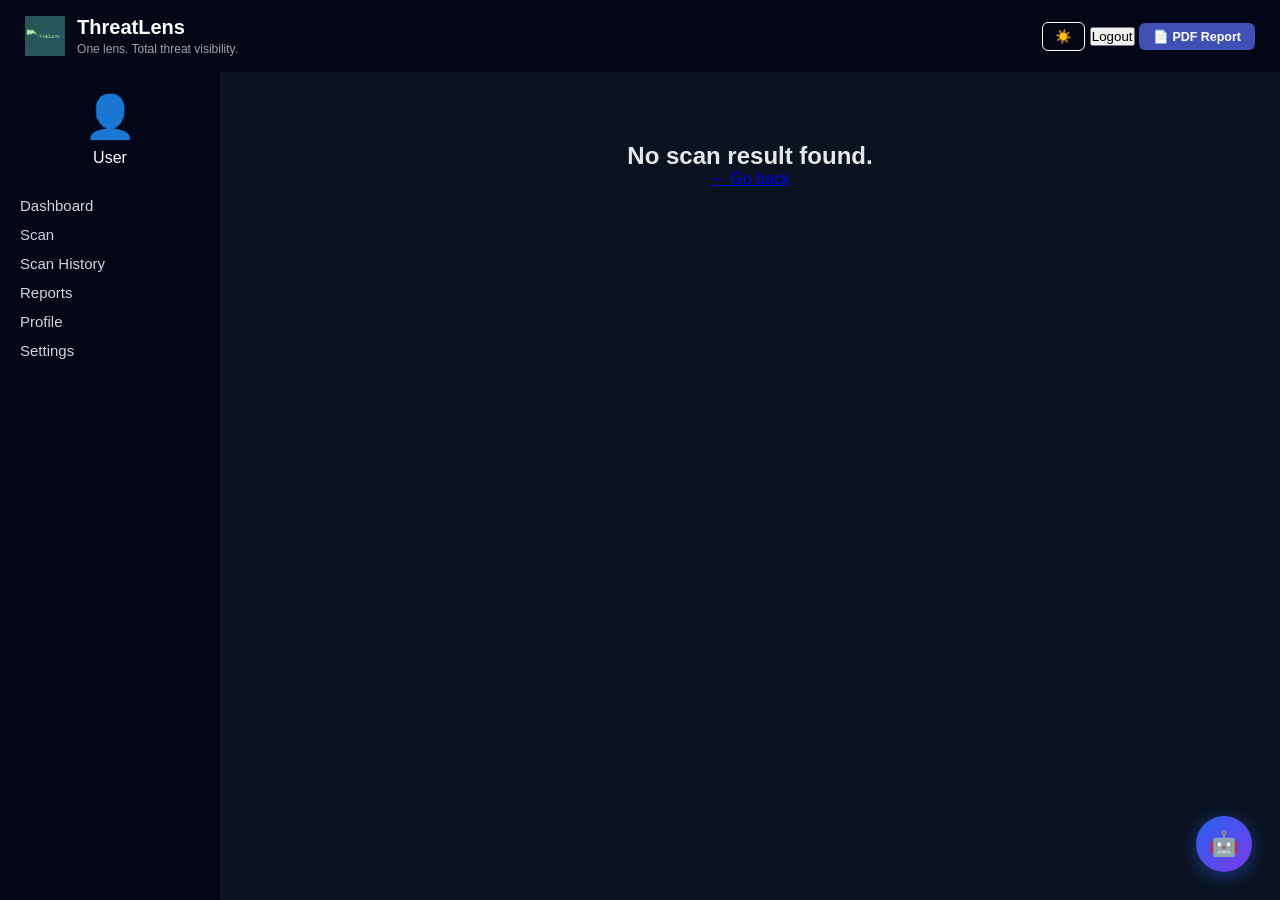
<file: Fyp--ThreatLens-threat-scanning-tool-/ThreatLens/frontend/pages/result.html>
<!DOCTYPE html>
<html lang="en">

<head>
    <meta charset="UTF-8">
    <title>ThreatLens | Scan Result</title>
    <link rel="stylesheet" href="../css/style.css">
    <link rel="stylesheet" href="../css/result.css">
    <script src="../js/report_generator.js"></script>
    <style>
        .threat-type-badge {
            display: inline-flex;
            align-items: center;
            gap: 5px;
            padding: 4px 14px;
            border-radius: 20px;
            font-size: 0.78rem;
            font-weight: 700;
            letter-spacing: 0.04em;
            border: 1.5px solid;
            animation: badgePop 0.4s cubic-bezier(0.175, 0.885, 0.32, 1.275);
        }
        
        @keyframes badgePop {
            from {
                transform: scale(0.7);
                opacity: 0
            }
            to {
                transform: scale(1);
                opacity: 1
            }
        }
        
        .threat-badge-malicious {
            background: rgba(255, 68, 68, 0.15);
            color: #ff4444;
            border-color: rgba(255, 68, 68, 0.4);
        }
        
        .threat-badge-suspicious {
            background: rgba(255, 136, 0, 0.15);
            color: #ff8800;
            border-color: rgba(255, 136, 0, 0.4);
        }
        
        .threat-badge-clean {
            background: rgba(0, 200, 83, 0.12);
            color: #00c853;
            border-color: rgba(0, 200, 83, 0.3);
        }
        
        #behaviorBtn {
            padding: 10px 24px;
            background: rgba(99, 102, 241, 0.15);
            color: #818cf8;
            border: 1px solid rgba(99, 102, 241, 0.3);
            border-radius: 8px;
            cursor: pointer;
            font-size: 0.88rem;
            font-weight: 600;
            transition: all 0.2s;
        }
        
        #behaviorBtn:hover:not(:disabled) {
            background: rgba(99, 102, 241, 0.25);
            border-color: rgba(99, 102, 241, 0.5);
        }
        
        #behaviorBtn:disabled {
            opacity: 0.5;
            cursor: not-allowed;
        }
        
        .behavior-syscall-table {
            width: 100%;
            border-collapse: collapse;
            background: rgba(255, 255, 255, 0.02);
            border-radius: 8px;
            overflow: hidden;
        }
        
        .behavior-syscall-table th {
            padding: 8px 10px;
            text-align: left;
            font-size: 0.72rem;
            color: #4b5563;
            border-bottom: 1px solid rgba(255, 255, 255, 0.06);
        }
        
        .behavior-syscall-table td {
            padding: 7px 10px;
            border-bottom: 1px solid rgba(255, 255, 255, 0.03);
        }
        
        .actions-row {
            display: flex;
            gap: 12px;
            flex-wrap: wrap;
            margin-top: 8px;
        }
        
        .action-btn {
            display: inline-flex;
            align-items: center;
            gap: 7px;
            padding: 11px 22px;
            border-radius: 10px;
            font-size: 0.88rem;
            font-weight: 600;
            cursor: pointer;
            border: none;
            text-decoration: none;
            transition: all 0.15s;
        }
        
        .btn-primary {
            background: #2563eb;
            color: #fff;
        }
        
        .btn-primary:hover {
            background: #1d4ed8;
        }
        
        .btn-secondary {
            background: rgba(255, 255, 255, 0.07);
            color: #d1d5db;
        }
        
        body.light .btn-secondary {
            background: #f3f4f6;
            color: #374151;
        }
        
        .btn-secondary:hover {
            background: rgba(255, 255, 255, 0.12);
        }
    </style>
</head>

<body class="dark">

    <header class="header">
        <div class="brand">
            <img src="../assets/logo.png" class="logo">
            <div class="brand-text">
                <h1>ThreatLens</h1><span>One lens. Total threat visibility.</span>
            </div>
        </div>
        <div class="header-actions">
            <button id="themeToggle" title="Toggle Theme">☀️</button>
            <button id="logoutBtn">Logout</button>
            <button onclick="generateScanReport('file')" style="background:#3f51b5;color:#fff;border:none;padding:6px 14px;border-radius:6px;cursor:pointer;font-weight:600;font-size:0.78em;">
    📄 PDF Report
</button>
        </div>
    </header>

    <div class="layout">
        <aside class="sidebar">
            <div class="profile">
                <div class="avatar">👤</div>
                <p id="username">User</p>
            </div>
            <nav>
                <a href="dashboard.html">Dashboard</a>
                <a href="index.html">Scan</a>
                <a href="history.html">Scan History</a>
                <a href="reports.html">Reports</a>
                <a href="profile.html">Profile</a>
                <a href="settings.html">Settings</a>
            </nav>
        </aside>

        <main class="content result-page">

            <!-- VERDICT BANNER -->
            <div id="verdictBanner" class="verdict-banner">
                <div class="verdict-icon" id="verdictIcon">?</div>
                <div class="verdict-info">
                    <h2 id="verdictText">Scanning...</h2>
                    <div style="display:flex;align-items:center;gap:10px;flex-wrap:wrap;margin-top:4px">
                        <p id="verdictSub" style="margin:0">—</p>
                        <span id="threatTypeBadge" style="display:none"></span>
                    </div>
                </div>
                <div class="threat-meter">
                    <div class="threat-label">Threat Score</div>
                    <div class="threat-score" id="threatScore">0</div>
                    <div class="threat-bar-wrap">
                        <div class="threat-bar" id="threatBar"></div>
                    </div>
                </div>
            </div>

            <!-- FILE INFO + HASHES -->
            <div class="result-grid">
                <div class="result-card">
                    <h3>📄 File Information</h3>
                    <table class="info-table">
                        <tr>
                            <td>Filename</td>
                            <td id="rFilename">—</td>
                        </tr>
                        <tr>
                            <td>File Type</td>
                            <td id="rFileType">—</td>
                        </tr>
                        <tr>
                            <td>File Size</td>
                            <td id="rFileSize">—</td>
                        </tr>
                        <tr>
                            <td>Entropy</td>
                            <td id="rEntropy">—</td>
                        </tr>
                    </table>
                </div>
                <div class="result-card">
                    <h3>🔐 Cryptographic Hashes</h3>
                    <table class="info-table">
                        <tr>
                            <td>MD5</td>
                            <td id="rMd5" class="mono">—</td>
                        </tr>
                        <tr>
                            <td>SHA-1</td>
                            <td id="rSha1" class="mono">—</td>
                        </tr>
                        <tr>
                            <td>SHA-256</td>
                            <td id="rSha256" class="mono">—</td>
                        </tr>
                    </table>
                </div>
            </div>

            <!-- ENGINE SUMMARY CHIPS -->
            <div class="result-card engines-card">
                <h3>🔬 Scan Engines</h3>
                <div class="engines-grid" id="enginesGrid"></div>
            </div>

            <!-- VIRUSTOTAL VENDOR TABLE -->
            <div class="result-card" id="vtCard" style="display:none">
                <div class="vt-header">
                    <h3>Security Vendor Analysis</h3>
                    <div class="vt-stats" id="vtStats"></div>
                </div>
                <div class="vt-filter-bar">
                    <button class="vt-filter-btn active" onclick="filterVendors('all',this)">All</button>
                    <button class="vt-filter-btn" onclick="filterVendors('malicious',this)">🔴 Malicious</button>
                    <button class="vt-filter-btn" onclick="filterVendors('suspicious',this)">🟠 Suspicious</button>
                    <button class="vt-filter-btn" onclick="filterVendors('undetected',this)">🟢 Undetected</button>
                    <input type="text" id="vtSearch" placeholder="Search vendor..." oninput="searchVendors(this.value)">
                </div>
                <div class="vt-table-wrap">
                    <table class="vt-table">
                        <thead>
                            <tr>
                                <th>Security Vendor</th>
                                <th>Result</th>
                                <th>Detection</th>
                                <th>Method</th>
                            </tr>
                        </thead>
                        <tbody id="vtTableBody"></tbody>
                    </table>
                </div>
                <div id="vtTags" class="vt-tags"></div>
            </div>

            <!-- VT BEHAVIOR SANDBOX -->
            <div class="result-card" id="behaviorCard" style="display:none">
                <div class="vt-header">
                    <h3>🧪 Sandbox Behavior Analysis</h3>
                    <div id="behaviorVerdict" class="ha-verdict-chip"></div>
                </div>
                <div class="ha-grid">
                    <div class="ha-section" id="bNetworkSection" style="display:none">
                        <div class="ha-section-title">🌐 Network Activity</div>
                        <div id="bNetwork" class="ha-list"></div>
                    </div>
                    <div class="ha-section" id="bFilesSection" style="display:none">
                        <div class="ha-section-title">📁 File Activity</div>
                        <div id="bFiles" class="ha-list"></div>
                    </div>
                    <div class="ha-section" id="bProcessSection" style="display:none">
                        <div class="ha-section-title">⚙️ Processes Spawned</div>
                        <div id="bProcesses" class="ha-list"></div>
                    </div>
                </div>
                <div id="bSignaturesSection" style="display:none;margin-top:16px">
                    <div class="ha-section-title" style="margin-bottom:10px">🚨 Behavioral Tags</div>
                    <div id="bSignatures"></div>
                </div>
                <div id="bMitreSection" style="display:none;margin-top:16px">
                    <div class="ha-section-title" style="margin-bottom:8px">🎯 MITRE ATT&CK Techniques</div>
                    <div id="bMitre" class="vt-tags"></div>
                </div>
            </div>

            <!-- MALWAREBAZAAR -->
            <div class="result-card" id="mbCard" style="display:none">
                <div class="vt-header">
                    <h3>🦠 MalwareBazaar — Malware Database</h3>
                    <div id="mbVerdict" class="ha-verdict-chip"></div>
                </div>
                <div id="mbDetails"></div>
            </div>

            <!-- ALIENVAULT OTX -->
            <div class="result-card" id="otxCard" style="display:none">
                <div class="vt-header">
                    <h3>AlienVault OTX — Threat Intelligence</h3>
                    <div id="otxStats" class="vt-stats"></div>
                </div>
                <div id="otxMeta" style="margin-bottom:14px"></div>
                <div id="otxPulsesSection" style="display:none">
                    <div class="ha-section-title" style="margin-bottom:10px">📡 Threat Intelligence Pulses</div>
                    <div class="vt-table-wrap">
                        <table class="vt-table">
                            <thead>
                                <tr>
                                    <th>Pulse Name</th>
                                    <th>Author</th>
                                    <th>Tags</th>
                                    <th>Date</th>
                                </tr>
                            </thead>
                            <tbody id="otxPulsesBody"></tbody>
                        </table>
                    </div>
                </div>
            </div>

            <!-- PE ANALYSIS CARD -->
            <div class="result-card" id="peCard" style="display:none">
                <div style="display:flex;justify-content:space-between;align-items:center;flex-wrap:wrap;gap:8px;margin-bottom:16px">
                    <h3 style="margin:0">🔬 PE File Analysis</h3>
                    <span id="peSourceBadge" style="font-size:0.78rem;padding:3px 12px;border-radius:20px;background:rgba(255,255,255,0.06);color:#9ca3af">pefile</span>
                </div>
                <div id="peContent"></div>
            </div>

            <!-- MITRE ATT&CK CARD -->
            <div class="result-card" id="mitreCard" style="display:none">
                <div style="display:flex;justify-content:space-between;align-items:center;flex-wrap:wrap;gap:8px;margin-bottom:16px">
                    <h3 style="margin:0">🎯 MITRE ATT&CK Mapping</h3>
                    <span id="mitreBadge" style="font-size:0.78rem;padding:3px 12px;border-radius:20px;background:rgba(255,68,68,0.1);color:#ff8888;border:1px solid rgba(255,68,68,0.2)">Offline Mapping</span>
                </div>
                <div id="mitreTacticSummary" style="display:flex;gap:8px;flex-wrap:wrap;margin-bottom:16px"></div>
                <div id="mitreTechniques"></div>
            </div>

            <!-- DETECTION FLAGS -->
            <div class="result-card">
                <h3>⚠️ Detection Flags</h3>
                <div id="flagsList" class="flags-list"><span class="no-flags">No threats detected</span></div>
            </div>

            <!-- YARA MATCHES -->
            <div class="result-card" id="yaraCard" style="display:none">
                <h3>YARA Rule Matches</h3>
                <div id="yaraMatches" class="yara-matches"></div>
            </div>

            <!-- DYNAMIC BEHAVIOR ANALYSIS -->
            <div class="result-card" id="behaviorAnalysisCard">
                <div style="display:flex;justify-content:space-between;align-items:center;flex-wrap:wrap;gap:12px;margin-bottom:16px">
                    <div>
                        <h3 style="margin:0">🧬 Dynamic Behavior Analysis</h3>
                        <p style="margin:6px 0 0;font-size:0.82rem;color:#6b7280">Execute file in isolated Docker sandbox · capture real runtime behavior</p>
                    </div>
                    <span style="font-size:0.75rem;padding:3px 12px;border-radius:20px;background:rgba(0,200,83,0.1);color:#00c853;border:1px solid rgba(0,200,83,0.2)">🐳 Docker Sandbox</span>
                </div>
                <div style="padding:10px 14px;margin-bottom:14px;background:rgba(99,102,241,0.06);border:1px solid rgba(99,102,241,0.2);border-radius:8px;font-size:0.82rem;color:#818cf8">
                    ℹ️ File runs in a fully isolated container with no network access. Container is automatically destroyed after analysis.
                </div>
                <div id="behaviorFileInfo" style="font-size:0.82rem;color:#6b7280;margin-bottom:14px;padding:8px 12px;background:rgba(255,255,255,0.02);border-radius:8px;border:1px solid rgba(255,255,255,0.06)">
                    📄 Loading file info...
                </div>
                <button id="behaviorBtn" onclick="scanBehavior()">🔬 Run Behavior Analysis</button>
                <div id="behaviorDynamicSection" style="display:none;margin-top:24px;border-top:1px solid rgba(255,255,255,0.06);padding-top:20px"></div>
            </div>

            <!-- ACTIONS -->
            <div class="actions-row" style="margin-top:20px">
                <a href="index.html" class="action-btn btn-primary">🔍 Scan Another</a>
                <button class="action-btn btn-secondary" onclick="window.print()">🖨️ Print Report</button>
                <a href="dashboard.html" class="action-btn btn-secondary">📊 Dashboard</a>
            </div>

        </main>
    </div>

    <script>
        const API_BASE = "http://127.0.0.1:5000";

        /* ── Session & Theme ── */
        document.getElementById("username").innerText = sessionStorage.getItem("userName") || "User";
        document.getElementById("logoutBtn").onclick = () => {
            sessionStorage.clear();
            location.href = "login.html";
        };
        const toggleBtn = document.getElementById("themeToggle");
        const savedTheme = localStorage.getItem("theme");
        if (savedTheme) {
            document.body.className = savedTheme;
            toggleBtn.textContent = savedTheme === "dark" ? "☀️" : "🌙";
        }
        toggleBtn.onclick = () => {
            const isDark = document.body.classList.contains("dark");
            document.body.className = isDark ? "light" : "dark";
            toggleBtn.textContent = isDark ? "🌙" : "☀️";
            localStorage.setItem("theme", isDark ? "light" : "dark");
        };

        const VERDICT_COLOR = {
            "Malicious": "#ff4444",
            "Suspicious": "#ff8800",
            "Potentially Unwanted": "#f0c000",
            "Clean": "#00c853"
        };
        const VERDICT_ICON = {
            "Malicious": "☠️",
            "Suspicious": "⚠️",
            "Potentially Unwanted": "🔶",
            "Clean": "✅"
        };
        const CAT_COLOR = {
            "malicious": "#ff4444",
            "suspicious": "#ff8800",
            "undetected": "#00c853",
            "type-unsupported": "#666",
            "timeout": "#888"
        };
        const CAT_LABEL = {
            "malicious": "🔴 Malicious",
            "suspicious": "🟠 Suspicious",
            "undetected": "🟢 Undetected",
            "type-unsupported": "⬜ Unsupported",
            "timeout": "⏱️ Timeout"
        };
        let allVendorRows = [];

        /* ── Load result ── */
        const raw = sessionStorage.getItem("scanResult");
        if (!raw) {
            document.querySelector(".result-page").innerHTML = '<div style="padding:40px;text-align:center"><h2>No scan result found.</h2><a href="index.html">← Go back</a></div>';
        } else {
            renderResult(JSON.parse(raw));
        }

        function renderResult(d) {
            const verdict = d.verdict || "Clean";
            const color = VERDICT_COLOR[verdict] || "#888";
            const engines = d.engines || {};

            document.getElementById("verdictBanner").style.borderLeftColor = color;
            document.getElementById("verdictIcon").textContent = VERDICT_ICON[verdict] || "❓";
            document.getElementById("verdictText").textContent = verdict;
            document.getElementById("verdictText").style.color = color;
            const now = new Date();
            const submitted = now.toLocaleString('en-GB', {
                day: '2-digit',
                month: 'short',
                year: 'numeric',
                hour: '2-digit',
                minute: '2-digit',
                second: '2-digit'
            });
            document.getElementById("verdictSub").textContent = `Risk Level: ${d.risk||"Unknown"} · File: ${d.filename||"Unknown"} · Submitted: ${submitted}`;

            var tt = d.threat_type || (d.summary && d.summary.threat_type) || "";
            if (tt && tt !== "Unknown" && tt !== "Clean") {
                var badgeEl = document.getElementById("threatTypeBadge");
                var cls = verdict === "Malicious" ? "threat-badge-malicious" : verdict === "Suspicious" ? "threat-badge-suspicious" : "threat-badge-clean";
                var icon = tt.toLowerCase().includes("ransom") ? "🔒" : tt.toLowerCase().includes("trojan") ? "🐴" : tt.toLowerCase().includes("worm") ? "🪱" : tt.toLowerCase().includes("macro") ? "📄" : tt.toLowerCase().includes("pack") ? "📦" : tt.toLowerCase().includes("phish") ? "🎣" : tt.toLowerCase().includes("rat") ? "🐀" : tt.toLowerCase().includes("exploit") ? "💥" : tt.toLowerCase().includes("miner") ? "⛏️" : "⚠️";
                badgeEl.innerHTML = "<span class='threat-type-badge " + cls + "'>" + icon + " " + tt + "</span>";
                badgeEl.style.display = "inline";
            }

            const score = d.threat_score || 0;
            document.getElementById("threatScore").textContent = score;
            document.getElementById("threatScore").style.color = color;
            const bar = document.getElementById("threatBar");
            bar.style.background = color;
            setTimeout(() => {
                bar.style.width = score + "%";
            }, 100);

            document.getElementById("rFilename").textContent = d.filename || "—";
            document.getElementById("rFileType").textContent = d.file_type || "—";
            document.getElementById("rFileSize").textContent = fmtSize(d.file_size);
            const ent = d.entropy;
            document.getElementById("rEntropy").innerHTML = ent != null ? `${ent} / 8.0 ${ent > 7 ? '<span style="color:#ff8800">⚠️ High</span>' : ''}` : "—";

            const h = d.hashes || {};
            document.getElementById("rMd5").textContent = h.md5 || "—";
            document.getElementById("rSha1").textContent = h.sha1 || "—";
            document.getElementById("rSha256").textContent = h.sha256 || "—";

            const engineDefs = [{
                key: "static_analysis",
                label: "Static Analysis"
            }, {
                key: "yara",
                label: "YARA Rules"
            }, {
                key: "virustotal",
                label: "VirusTotal"
            }, {
                key: "otx",
                label: "AlienVault OTX"
            }, {
                key: "behavior",
                label: "VT Sandbox"
            }, {
                key: "malwarebazaar",
                label: "MalwareBazaar"
            }, {
                key: "pe_analysis",
                label: "PE Analysis"
            }, {
                key: "mitre",
                label: "MITRE ATT&CK"
            }];
            document.getElementById("enginesGrid").innerHTML = engineDefs.map(({
                key,
                label
            }) => {
                const eng = engines[key] || {};
                const ev = eng.verdict || eng.status || "N/A";
                const ec = VERDICT_COLOR[ev] || (["unavailable", "not_found", "clean", "pending"].includes(ev) ? "#555" : "#888");
                let sub = "";
                if (key === "virustotal" && eng.detections) sub = `<small style="color:#aaa">${eng.detections} detections</small>`;
                if (key === "otx" && eng.pulse_count != null) sub = `<small style="color:#aaa">${eng.pulse_count} pulse(s)</small>`;
                if (key === "behavior" && eng.environment) sub = `<small style="color:#aaa">${esc(eng.environment)}</small>`;
                if (key === "malwarebazaar" && eng.malware_family) sub = `<small style="color:#aaa">${esc(eng.malware_family)}</small>`;
                if (key === "pe_analysis" && eng.status === "analyzed") sub = `<small style="color:#aaa">${esc(eng.arch||"")} ${esc(eng.file_type||"")}</small>`;
                if (key === "pe_analysis" && eng.status === "not_pe") sub = `<small style="color:#555">Not a PE file</small>`;
                if (key === "mitre" && eng.total) sub = `<small style="color:#ff8888">${eng.total} technique(s)</small>`;
                if (["unavailable", "not_found"].includes(eng.status)) sub = `<small style="color:#555">Not available</small>`;
                if (eng.status === "pending") sub = `<small style="color:#888">⏳ Pending</small>`;
                return `<div class="engine-chip" style="border-color:${ec}"><span class="engine-name">${label}</span><span class="engine-verdict" style="color:${ec}">${ev}</span>${sub}</div>`;
            }).join("");

            const vt = engines.virustotal || {};
            if (vt.vendor_table && vt.vendor_table.length > 0) renderVTTable(vt);
            else if (vt.status === "pending") {
                show("vtCard");
                document.getElementById("vtCard").innerHTML += `<p style="color:#888;text-align:center;padding:20px">⏳ VT analysis pending</p>`;
            }

            renderBehaviorVT(engines.behavior || {});
            renderMB(engines.malwarebazaar || {});
            renderPE(engines.pe_analysis || {});
            renderMITRE(engines.mitre || {});
            renderOTX(engines.otx || {});

            const flags = d.flags || [];
            if (flags.length > 0) document.getElementById("flagsList").innerHTML = flags.map(f => `<div class="flag-item">⚠️ ${esc(f)}</div>`).join("");

            const yaraMatches = (engines.yara || {}).matches || [];
            if (yaraMatches.length > 0) {
                show("yaraCard");
                document.getElementById("yaraMatches").innerHTML = yaraMatches.map(m => `<div class="yara-match yara-${m.severity}"><strong>${esc(m.rule)}</strong><span class="yara-sev ${m.severity}">${m.severity.toUpperCase()}</span><p>${esc(m.description)}</p></div>`).join("");
            }

            const infoEl = document.getElementById("behaviorFileInfo");
            const fname = sessionStorage.getItem("lastScannedFile_name");
            const fsize = sessionStorage.getItem("lastScannedFile_size");
            const hasFile = sessionStorage.getItem("lastScannedFile_b64");
            if (infoEl) {
                if (fname && hasFile) {
                    infoEl.innerHTML = `✅ Ready: <strong style="color:#d1d5db">${esc(fname)}</strong>` + (fsize ? ` <span style="color:#555">(${fmtSize(parseInt(fsize))})</span>` : "");
                    infoEl.style.color = "#00c853";
                    infoEl.style.borderColor = "rgba(0,200,83,0.2)";
                } else {
                    infoEl.innerHTML = `⚠️ File not in session — please <a href="index.html" style="color:#818cf8">re-scan the file</a> to use behavior analysis.`;
                    infoEl.style.color = "#ff8800";
                    const btn = document.getElementById("behaviorBtn");
                    if (btn) btn.disabled = true;
                }
            }
        }

        /* ── VT Table ── */
        function renderVTTable(vt) {
            show("vtCard");
            document.getElementById("vtStats").innerHTML = `<span class="vt-stat malicious">🔴 ${vt.malicious} Malicious</span><span class="vt-stat suspicious">🟠 ${vt.suspicious} Suspicious</span><span class="vt-stat undetected">🟢 ${vt.undetected} Undetected</span><span class="vt-stat total">📊 ${vt.total_engines} Total Engines</span>`;
            if (vt.tags && vt.tags.length) document.getElementById("vtTags").innerHTML = vt.tags.map(t => `<span class="vt-tag">${esc(t)}</span>`).join("");
            allVendorRows = vt.vendor_table;
            renderVTRows(allVendorRows);
        }

        function renderVTRows(rows) {
            const tbody = document.getElementById("vtTableBody");
            if (!rows.length) {
                tbody.innerHTML = `<tr><td colspan="4" style="text-align:center;color:#666;padding:20px">No vendors match</td></tr>`;
                return;
            }
            tbody.innerHTML = rows.map(v => {
                const cat = v.category || "undetected",
                    color = CAT_COLOR[cat] || "#888",
                    label = CAT_LABEL[cat] || cat;
                const res = v.result ? `<span class="vt-threat-name">${esc(v.result)}</span>` : `<span style="color:#555">—</span>`;
                return `<tr class="vt-row vt-row-${cat}"><td class="vendor-name">${esc(v.vendor)}</td><td>${res}</td><td><span class="vt-badge" style="color:${color}">${label}</span></td><td style="color:#666;font-size:0.8rem">${esc(v.method||"—")}</td></tr>`;
            }).join("");
        }

        function filterVendors(cat, btn) {
            document.querySelectorAll(".vt-filter-btn").forEach(b => b.classList.remove("active"));
            btn.classList.add("active");
            document.getElementById("vtSearch").value = "";
            renderVTRows(cat === "all" ? allVendorRows : allVendorRows.filter(r => r.category === cat));
        }

        function searchVendors(q) {
            document.querySelectorAll(".vt-filter-btn").forEach(b => b.classList.remove("active"));
            document.querySelector(".vt-filter-btn").classList.add("active");
            q = q.toLowerCase();
            renderVTRows(allVendorRows.filter(r => r.vendor.toLowerCase().includes(q) || (r.result || "").toLowerCase().includes(q)));
        }

        /* ── VT Behavior ── */
        function renderBehaviorVT(b) {
            if (!b || ["unavailable", "not_found"].includes(b.status)) return;
            show("behaviorCard");
            const vc = VERDICT_COLOR[b.verdict] || "#888";
            document.getElementById("behaviorVerdict").innerHTML = `<span style="color:${vc};font-weight:700;font-size:0.95rem">${VERDICT_ICON[b.verdict]||"🧪"} ${b.verdict}</span>${b.environment?`<span style="color:#666;font-size:0.8rem;margin-left:10px">📦 ${esc(b.environment)}</span>`:""}`;
            if(b.network&&b.network.length){show("bNetworkSection");document.getElementById("bNetwork").innerHTML=b.network.map(n=>`<div class="ha-item"><span class="ha-tag">${esc(n.type)}</span> ${esc(n.value)}</div>`).join("");}
            if(b.file_activity&&b.file_activity.length){show("bFilesSection");document.getElementById("bFiles").innerHTML=b.file_activity.map(f=>`<div class="ha-item">📄 ${esc(f)}</div>`).join("");}
            if(b.processes&&b.processes.length){show("bProcessSection");document.getElementById("bProcesses").innerHTML=b.processes.map(p=>`<div class="ha-item"><strong>${esc(p.name)}</strong>${p.command?`<br><code class="ha-cmd">${esc(p.command)}</code>`:""}</div>`).join("");}
            if(b.signatures&&b.signatures.length){show("bSignaturesSection");document.getElementById("bSignatures").innerHTML=b.signatures.map(s=>`<div class="ha-sig" style="border-left-color:#ff8800"><strong>${esc(s.name)}</strong></div>`).join("");}
            if(b.mitre_attcks&&b.mitre_attcks.filter(Boolean).length){show("bMitreSection");document.getElementById("bMitre").innerHTML=b.mitre_attcks.filter(Boolean).map(t=>`<span class="vt-tag" style="background:rgba(255,68,68,0.1);color:#ff8888;border-color:rgba(255,68,68,0.2)">${esc(t)}</span>`).join("");}
        }

        /* ── MalwareBazaar ── */
        function renderMB(mb) {
            if(!mb||["unavailable","not_found"].includes(mb.status)) return;
            show("mbCard");
            document.getElementById("mbVerdict").innerHTML=`<span style="color:#ff4444;font-weight:700;font-size:0.95rem">☠️ Malicious</span>${mb.source==="local_db"?'<span style="color:#ff8800;font-size:0.8rem;margin-left:10px">⚡ Local DB Match</span>':'<span style="color:#888;font-size:0.8rem;margin-left:10px">🌐 API Match</span>'}`;
            let html='<table class="info-table">';
            if(mb.malware_family) html+=`<tr><td>Malware Family</td><td style="color:#ff4444;font-weight:600">${esc(mb.malware_family)}</td></tr>`;
            if(mb.malware_type)   html+=`<tr><td>File Type</td><td>${esc(mb.malware_type)}</td></tr>`;
            if(mb.first_seen)     html+=`<tr><td>First Seen</td><td>${esc(mb.first_seen)}</td></tr>`;
            if(mb.last_seen)      html+=`<tr><td>Last Seen</td><td>${esc(mb.last_seen)}</td></tr>`;
            if(mb.reporter)       html+=`<tr><td>Reporter</td><td>${esc(mb.reporter)}</td></tr>`;
            if(mb.country)        html+=`<tr><td>Origin Country</td><td>${esc(mb.country)}</td></tr>`;
            if(mb.delivery_method)html+=`<tr><td>Delivery Method</td><td>${esc(mb.delivery_method)}</td></tr>`;
            html+='</table>';
            if(mb.tags&&mb.tags.length) html+=`<div style="margin-top:12px"><div class="ha-section-title" style="margin-bottom:8px">🏷️ Tags</div><div class="vt-tags">${mb.tags.map(t=>`<span class="vt-tag" style="background:rgba(255,68,68,0.1);color:#ff8888;border-color:rgba(255,68,68,0.3)">${esc(t)}</span>`).join("")}</div></div>`;
            document.getElementById("mbDetails").innerHTML=html;
        }

        /* ── PE Analysis ── */
        function renderPE(pe) {
            if(!pe||pe.status==="not_pe"||pe.status==="unavailable") return;
            show("peCard");
            const score=pe.risk_score||0, verdict=pe.verdict||"Clean";
            const color=score>=70?"#ef4444":score>=35?"#f97316":"#22c55e";
            const badge=document.getElementById("peSourceBadge");
            if(badge){badge.textContent=pe.source||"pefile";badge.style.color=color;}
            let html=`<div style="display:flex;gap:20px;flex-wrap:wrap;margin-bottom:16px;padding:12px 14px;background:rgba(255,255,255,0.03);border-radius:10px">
                <div><div style="font-size:0.7rem;color:#6b7280;text-transform:uppercase;letter-spacing:0.05em;margin-bottom:4px">Verdict</div><span style="color:${color};font-weight:700">${esc(verdict)}</span></div>
                <div><div style="font-size:0.7rem;color:#6b7280;text-transform:uppercase;letter-spacing:0.05em;margin-bottom:4px">Risk Score</div><span style="color:${color};font-weight:700">${score}/100</span></div>
                <div><div style="font-size:0.7rem;color:#6b7280;text-transform:uppercase;letter-spacing:0.05em;margin-bottom:4px">Arch</div><span style="font-weight:600;color:#d1d5db">${esc(pe.arch||"—")}</span></div>
                <div><div style="font-size:0.7rem;color:#6b7280;text-transform:uppercase;letter-spacing:0.05em;margin-bottom:4px">Type</div><span style="font-weight:600;color:#d1d5db">${esc(pe.file_type||"—")}</span></div>
                <div><div style="font-size:0.7rem;color:#6b7280;text-transform:uppercase;letter-spacing:0.05em;margin-bottom:4px">Sections</div><span style="font-weight:600;color:#d1d5db">${pe.section_count||0}</span></div>
                <div><div style="font-size:0.7rem;color:#6b7280;text-transform:uppercase;letter-spacing:0.05em;margin-bottom:4px">Imports</div><span style="font-weight:600;color:#d1d5db">${pe.import_count||0}</span></div>
            </div>`;
            html+=`<table class="vt-table" style="margin-bottom:16px">
                <tr><td style="color:#6b7280;font-size:0.78rem;width:160px">Compile Time</td><td style="color:#d1d5db">${esc(pe.compile_time||"—")}</td></tr>
                <tr><td style="color:#6b7280;font-size:0.78rem">Entry Point</td><td style="color:#60a5fa;font-family:monospace">${esc(pe.entry_point||"—")}</td></tr>
                <tr><td style="color:#6b7280;font-size:0.78rem">Image Base</td><td style="color:#60a5fa;font-family:monospace">${esc(pe.image_base||"—")}</td></tr>
                ${pe.rich_header?`<tr><td style="color:#6b7280;font-size:0.78rem">Rich Header</td><td style="color:#9ca3af;font-family:monospace;font-size:0.8rem">${esc(pe.rich_header)}</td></tr>`:""}
                ${pe.overlay_size>0?`<tr><td style="color:#6b7280;font-size:0.78rem">Overlay</td><td style="color:#f97316;font-weight:600">${pe.overlay_size.toLocaleString()} bytes ⚠️</td></tr>`:""}
            </table>`;
            if(pe.packers&&pe.packers.length) html+=`<div style="margin-bottom:14px"><div style="font-size:0.78rem;color:#6b7280;text-transform:uppercase;letter-spacing:0.05em;margin-bottom:8px">Packers Detected</div><div style="display:flex;gap:8px;flex-wrap:wrap">${pe.packers.map(p=>`<span style="padding:4px 14px;border-radius:20px;background:rgba(239,68,68,0.12);color:#ef4444;border:1px solid rgba(239,68,68,0.3);font-weight:700;font-size:0.82rem">📦 ${esc(p)}</span>`).join("")}</div></div>`;
            if(pe.tls_callbacks&&pe.tls_callbacks.length) html+=`<div style="margin-bottom:14px;padding:10px 14px;background:rgba(239,68,68,0.06);border:1px solid rgba(239,68,68,0.2);border-radius:8px"><span style="color:#ef4444;font-weight:700;font-size:0.85rem">⚠️ TLS Callbacks detected</span><span style="color:#9ca3af;font-size:0.8rem;margin-left:10px">Code runs before entry point — anti-debug/anti-AV technique</span></div>`;
            if(pe.sections&&pe.sections.length){
                html+=`<div style="margin-bottom:16px"><div style="font-size:0.78rem;color:#6b7280;text-transform:uppercase;letter-spacing:0.05em;margin-bottom:8px">Sections</div><table style="width:100%;border-collapse:collapse"><thead><tr><th style="font-size:0.72rem;color:#4b5563;text-align:left;padding:0 10px 8px;border-bottom:1px solid rgba(255,255,255,0.06)">Name</th><th style="font-size:0.72rem;color:#4b5563;text-align:left;padding:0 10px 8px;border-bottom:1px solid rgba(255,255,255,0.06)">Virtual</th><th style="font-size:0.72rem;color:#4b5563;text-align:left;padding:0 10px 8px;border-bottom:1px solid rgba(255,255,255,0.06)">Raw</th><th style="font-size:0.72rem;color:#4b5563;text-align:left;padding:0 10px 8px;border-bottom:1px solid rgba(255,255,255,0.06)">Entropy</th><th style="font-size:0.72rem;color:#4b5563;text-align:left;padding:0 10px 8px;border-bottom:1px solid rgba(255,255,255,0.06)">Flags</th></tr></thead><tbody>`;
                html+=pe.sections.map(s=>{const ec=s.entropy>7.2?"#ef4444":s.entropy>6.5?"#f97316":"#22c55e";const wx=s.exec&&s.write;return`<tr style="${wx?"background:rgba(239,68,68,0.05)":""}"><td style="padding:8px 10px;border-bottom:1px solid rgba(255,255,255,0.03);font-family:monospace;font-size:0.82rem;color:#60a5fa">${esc(s.name)}</td><td style="padding:8px 10px;border-bottom:1px solid rgba(255,255,255,0.03);font-size:0.82rem;color:#9ca3af">${(s.vsize||0).toLocaleString()}</td><td style="padding:8px 10px;border-bottom:1px solid rgba(255,255,255,0.03);font-size:0.82rem;color:#9ca3af">${(s.rsize||0).toLocaleString()}</td><td style="padding:8px 10px;border-bottom:1px solid rgba(255,255,255,0.03);font-size:0.82rem;color:${ec};font-weight:600">${s.entropy}</td><td style="padding:8px 10px;border-bottom:1px solid rgba(255,255,255,0.03);font-size:0.78rem">${s.exec?`<span style="color:#60a5fa;margin-right:4px">EXEC</span>`:""}${s.write?`<span style="color:#f97316;margin-right:4px">WRITE</span>`:""}${wx?`<span style="color:#ef4444;font-weight:700">⚠️ W+X</span>`:""}</td></tr>`;}).join("");
                html+=`</tbody></table></div>`;
            }
            if(pe.suspicious_imports&&pe.suspicious_imports.length){
                const SEV_COLOR={critical:"#ef4444",high:"#f97316",medium:"#eab308",low:"#6b7280"};
                html+=`<div style="margin-bottom:16px"><div style="font-size:0.78rem;color:#6b7280;text-transform:uppercase;letter-spacing:0.05em;margin-bottom:8px">⚠️ Suspicious Imports (${pe.suspicious_imports.length})</div>${pe.suspicious_imports.map(si=>{const c=SEV_COLOR[si.severity]||"#888";return`<div style="display:flex;align-items:flex-start;gap:10px;padding:8px 12px;margin-bottom:6px;background:rgba(255,255,255,0.02);border-radius:8px;border-left:3px solid ${c}"><span style="color:${c};font-weight:700;font-size:0.78rem;text-transform:uppercase;min-width:60px">${esc(si.severity)}</span><div><code style="color:#60a5fa;font-size:0.82rem">${esc(si.function)}</code><span style="color:#6b7280;font-size:0.78rem;margin-left:6px">from ${esc(si.dll)}</span><div style="color:#9ca3af;font-size:0.78rem;margin-top:2px">${esc(si.reason)}</div></div></div>`;}).join("")}</div>`;
            }
            if(pe.imports&&pe.imports.length) html+=`<details style="margin-bottom:8px"><summary style="cursor:pointer;font-size:0.82rem;color:#6b7280;padding:6px 0">All Imports (${pe.imports.length} DLL${pe.imports.length>1?"s":""})</summary><div style="margin-top:10px;display:flex;flex-direction:column;gap:8px">${pe.imports.map(d=>`<div><div style="font-size:0.78rem;color:#a78bfa;font-weight:600;margin-bottom:4px">📦 ${esc(d.dll)}</div><div style="display:flex;gap:6px;flex-wrap:wrap">${d.functions.map(f=>`<code style="font-size:0.75rem;background:rgba(255,255,255,0.04);color:#9ca3af;padding:2px 8px;border-radius:4px">${esc(f)}</code>`).join("")}</div></div>`).join("")}</div></details>`;
            document.getElementById("peContent").innerHTML=html;
        }

        /* ── MITRE ATT&CK ── */
        function renderMITRE(mitre) {
            if(!mitre||!mitre.total||mitre.total===0) return;
            show("mitreCard");
            const TC={"Defense Evasion":"#a78bfa","Defense Evasion / Privilege Escalation":"#a78bfa","Privilege Escalation":"#f87171","Persistence":"#fb923c","Execution":"#facc15","Credential Access":"#34d399","Command and Control":"#60a5fa","Impact":"#ef4444","Discovery":"#94a3b8","Lateral Movement":"#f472b6","Collection":"#2dd4bf"};
            const summary=mitre.tactic_summary||{};
            document.getElementById("mitreTacticSummary").innerHTML=Object.entries(summary).map(([tac,count])=>{const c=TC[tac]||"#9ca3af";return`<span style="padding:5px 14px;border-radius:20px;border:1px solid ${c}44;background:${c}15;color:${c};font-size:0.78rem;font-weight:600">${esc(tac)} <strong>${count}</strong></span>`;}).join("");
            const badge=document.getElementById("mitreBadge");
            if(badge) badge.textContent=`${mitre.total} technique${mitre.total>1?"s":""} mapped`;
            document.getElementById("mitreTechniques").innerHTML=(mitre.techniques||[]).map(t=>{const c=TC[t.tactic]||"#9ca3af";return`<div style="display:flex;gap:14px;align-items:flex-start;padding:12px 14px;margin-bottom:8px;background:rgba(255,255,255,0.02);border-radius:10px;border-left:3px solid ${c}"><div style="min-width:90px"><a href="${esc(t.url)}" target="_blank" style="color:${c};font-weight:800;font-size:0.9rem;text-decoration:none;font-family:monospace">${esc(t.id)}</a></div><div style="flex:1"><div style="font-weight:700;color:#d1d5db;font-size:0.88rem;margin-bottom:3px">${esc(t.name)}</div><div style="font-size:0.78rem;color:#6b7280;margin-bottom:4px">${esc(t.description)}</div><div style="display:flex;gap:8px;flex-wrap:wrap"><span style="font-size:0.72rem;padding:2px 10px;border-radius:20px;background:${c}15;color:${c};border:1px solid ${c}33">${esc(t.tactic)}</span><span style="font-size:0.72rem;padding:2px 10px;border-radius:20px;background:rgba(255,255,255,0.05);color:#6b7280">📌 ${esc(t.source)}</span></div></div></div>`;}).join("");
        }

        /* ── AlienVault OTX ── */
        function renderOTX(otx) {
            if(!otx||["unavailable","not_found"].includes(otx.status)) return;
            show("otxCard");
            const pc=otx.pulse_count||0, vc=VERDICT_COLOR[otx.verdict]||"#888";
            document.getElementById("otxStats").innerHTML=`<span class="vt-stat" style="color:${vc}">${VERDICT_ICON[otx.verdict]||"🔭"} ${otx.verdict}</span><span class="vt-stat total">📡 ${pc} Pulse${pc!==1?"s":""}</span>${otx.malware_families&&otx.malware_families.length?`<span class="vt-stat suspicious">🦠 ${otx.malware_families.join(", ")}</span>`:""}${otx.adversaries&&otx.adversaries.length?`<span class="vt-stat malicious">👤 ${otx.adversaries.join(", ")}</span>`:""}`;
            let meta="";
            if(otx.tags&&otx.tags.length) meta+=`<div class="vt-tags">${otx.tags.map(t=>`<span class="vt-tag">${esc(t)}</span>`).join("")}</div>`;
            document.getElementById("otxMeta").innerHTML=meta;
            if(otx.pulses&&otx.pulses.length){show("otxPulsesSection");document.getElementById("otxPulsesBody").innerHTML=otx.pulses.map(p=>`<tr><td style="font-weight:500">${esc(p.name)}</td><td style="color:#888">${esc(p.author)}</td><td>${(p.tags||[]).map(t=>`<span class="vt-tag" style="font-size:0.72rem">${esc(t)}</span>`).join(" ")}</td><td style="color:#666;font-size:0.8rem">${esc(p.created)}</td></tr>`).join("");}
        }

        /* ══ DYNAMIC BEHAVIOR ══ */
        async function scanBehavior() {
            const b64   = sessionStorage.getItem("lastScannedFile_b64");
            const fname = sessionStorage.getItem("lastScannedFile_name");
            const ftype = sessionStorage.getItem("lastScannedFile_type") || "application/octet-stream";

            if (!b64 || !fname) { alert("File not found in session. Please re-scan the file first."); return; }

            const btn = document.getElementById("behaviorBtn");
            if (btn) { btn.disabled = true; btn.innerHTML = "⏳ Analyzing... (up to 60s)"; }

            const section = document.getElementById("behaviorDynamicSection");
            if (section) {
                section.style.display = "block";
                section.innerHTML = `
                    <div style="text-align:center;padding:40px 20px;color:#6b7280">
                        <div style="font-size:2.5rem;margin-bottom:16px">🐳</div>
                        <p style="font-size:1rem;font-weight:600;margin-bottom:8px;color:#9ca3af">Running in isolated Docker sandbox...</p>
                        <p style="font-size:0.82rem">Capturing syscalls · network activity · file operations · process spawning</p>
                        <div style="margin-top:20px;height:3px;background:rgba(99,102,241,0.15);border-radius:2px;overflow:hidden">
                            <div style="height:100%;background:#818cf8;border-radius:2px;animation:scanProgress 60s linear forwards"></div>
                        </div>
                        <style>@keyframes scanProgress{from{width:0}to{width:100%}}</style>
                    </div>`;
            }

            try {
                const byteStr = atob(b64.split(',')[1]);
                const ab = new ArrayBuffer(byteStr.length);
                const ia = new Uint8Array(ab);
                for (let i = 0; i < byteStr.length; i++) ia[i] = byteStr.charCodeAt(i);
                const blob = new Blob([ab], { type: ftype });
                const file = new File([blob], fname, { type: ftype });
                const form = new FormData();
                form.append("file", file);

                const controller = new AbortController();
                const tid = setTimeout(() => controller.abort(), 120000);
                const res = await fetch(`${API_BASE}/api/scan/behavior`, { method:"POST", body:form, signal:controller.signal });
                clearTimeout(tid);
                const data = await res.json();

                if (data.success) {
                    renderBehaviorResults(data.result);
                } else {
                    if (section) section.innerHTML = `<div style="padding:20px;color:#ff4444;text-align:center;background:rgba(255,68,68,0.06);border-radius:8px;border:1px solid rgba(255,68,68,0.2)">❌ ${esc(data.message||"Behavior analysis failed.")}</div>`;
                }
            } catch (err) {
                if (section) section.innerHTML = err.name==="AbortError"
                    ? `<div style="padding:20px;color:#ff8800;text-align:center;background:rgba(255,136,0,0.06);border-radius:8px">⏱️ Analysis timed out. Please try again.</div>`
                    : `<div style="padding:20px;color:#ff4444;text-align:center;background:rgba(255,68,68,0.06);border-radius:8px">❌ Cannot reach server: ${esc(err.message)}</div>`;
            } finally {
                if (btn) { btn.disabled = false; btn.innerHTML = "🔬 Run Behavior Analysis"; }
            }
        }

        function renderBehaviorResults(r) {
            const section = document.getElementById("behaviorDynamicSection");
            if (!section) return;

            // ── FIX: Update chatbot context with dynamic results ──
            try {
                if (window.scanCtx) {
                    window.scanCtx.dynamic_behavior = {
                        threat_score:          r.threat_score,
                        threat_level:          r.threat_level,
                        suspicious_indicators: r.suspicious_indicators,
                        mitre_tags:            r.mitre_tags,
                        syscall_summary:       r.syscall_summary,
                        files_accessed:        r.files_accessed,
                        duration_seconds:      r.duration_seconds
                    };
                }
            } catch(e) {}

            const levelColors = { "HIGH":"#ff4444","MEDIUM":"#ff9900","LOW":"#ffcc00","CLEAN":"#00cc66","UNKNOWN":"#888888" };
            const color = levelColors[r.threat_level] || "#888";
            const syscallRows = Object.entries(r.syscall_summary||{}).map(([k,v])=>`<tr><td style="padding:7px 10px;color:#9ca3af;font-size:0.82rem;text-transform:capitalize;border-bottom:1px solid rgba(255,255,255,0.03)">${k.replace(/_/g,' ')}</td><td style="padding:7px 10px;font-weight:700;color:#d1d5db;border-bottom:1px solid rgba(255,255,255,0.03)">${v}</td></tr>`).join("");
            const indicators = (r.suspicious_indicators||[]).map(i=>`<div style="padding:8px 12px;margin-bottom:6px;background:rgba(255,136,0,0.08);border-left:3px solid #ff8800;border-radius:6px;color:#ffaa44;font-size:0.85rem">⚠️ ${esc(i)}</div>`).join("") || `<div style="color:#555;font-size:0.85rem;padding:8px 0">No suspicious indicators detected</div>`;
            const mitreTags = (r.mitre_tags||[]).map(t=>`<span style="display:inline-block;padding:4px 12px;margin:4px;border-radius:20px;background:rgba(255,68,68,0.1);color:#ff8888;border:1px solid rgba(255,68,68,0.2);font-size:0.78rem;font-weight:700" title="${esc(t.name)}">${esc(t.id)} — ${esc(t.name)}</span>`).join("") || `<span style="color:#555;font-size:0.85rem">None detected</span>`;
            const files = (r.files_accessed||[]).map(f=>`<div style="font-size:0.78rem;color:#6b7280;padding:2px 0;font-family:monospace">${esc(f)}</div>`).join("");

            section.innerHTML = `
                <div style="display:flex;align-items:center;gap:20px;margin-bottom:20px;padding:16px;background:rgba(255,255,255,0.03);border-radius:10px;border-left:4px solid ${color}">
                    <div style="font-size:2.8rem;font-weight:900;color:${color};min-width:70px;text-align:center;line-height:1">${r.threat_score||0}</div>
                    <div>
                        <div style="font-size:0.72rem;color:#6b7280;text-transform:uppercase;letter-spacing:0.05em;margin-bottom:6px">Behavior Threat Score</div>
                        <span style="padding:4px 16px;border-radius:20px;font-weight:800;font-size:0.85rem;background:${color}22;color:${color};border:1px solid ${color}44">${esc(r.threat_level||"UNKNOWN")}</span>
                        <div style="font-size:0.78rem;color:#555;margin-top:8px">🐳 Isolated container · ${r.duration_seconds||0}s analysis · Auto-destroyed</div>
                    </div>
                </div>
                <div style="margin-bottom:18px">
                    <div style="font-size:0.72rem;color:#6b7280;text-transform:uppercase;letter-spacing:0.05em;margin-bottom:10px;font-weight:600">⚠️ Suspicious Indicators</div>
                    ${indicators}
                </div>
                <div style="margin-bottom:18px">
                    <div style="font-size:0.72rem;color:#6b7280;text-transform:uppercase;letter-spacing:0.05em;margin-bottom:10px;font-weight:600">📊 System Call Summary</div>
                    <table class="behavior-syscall-table"><thead><tr><th>Operation</th><th>Count</th></tr></thead><tbody>${syscallRows}</tbody></table>
                </div>
                <div style="margin-bottom:18px">
                    <div style="font-size:0.72rem;color:#6b7280;text-transform:uppercase;letter-spacing:0.05em;margin-bottom:10px;font-weight:600">🎯 MITRE ATT&CK Techniques</div>
                    <div>${mitreTags}</div>
                </div>
                <details>
                    <summary style="cursor:pointer;font-size:0.82rem;color:#6b7280;padding:8px 0;user-select:none">📁 Files Accessed (${(r.files_accessed||[]).length})</summary>
                    <div style="margin-top:8px;padding:12px;background:rgba(255,255,255,0.02);border-radius:8px;max-height:220px;overflow-y:auto">
                        ${files||'<span style="color:#555;font-size:0.82rem">None recorded</span>'}
                    </div>
                </details>`;
        }

        /* ── Helpers ── */
        function show(id) { document.getElementById(id).style.display = "block"; }
        function fmtSize(b) {
            if (!b) return "—";
            if (b < 1024) return b + " B";
            if (b < 1024*1024) return (b/1024).toFixed(1) + " KB";
            return (b/(1024*1024)).toFixed(2) + " MB";
        }
        function esc(s) { return String(s||"").replace(/&/g,"&amp;").replace(/</g,"&lt;").replace(/>/g,"&gt;"); }
    </script>

    <!-- ═══ CHATBOT ═══ -->
    <button id="tlChatBubble" title="Ask ThreatLens AI">🤖<span class="tl-notif" id="tlNotif"></span></button>
    <div id="tlChatWindow">
        <div id="tlChatHeader">
            <div class="tl-avatar">🛡️</div>
            <div class="tl-hdr-info"><strong>ThreatLens AI</strong><span>● Online</span></div>
            <button id="tlChatClose">✕</button>
        </div>
        <div id="tlChatMessages"></div>
        <div class="tl-suggestions" id="tlSuggestions"></div>
        <div id="tlChatInputRow">
            <textarea id="tlChatInput" rows="1" placeholder="Ask about this scan result…"></textarea>
            <button id="tlChatSend">➤</button>
        </div>
    </div>
    <style>
        #tlChatBubble {
            position: fixed;
            bottom: 28px;
            right: 28px;
            width: 56px;
            height: 56px;
            border-radius: 50%;
            background: linear-gradient(135deg, #2563eb, #7c3aed);
            border: none;
            cursor: pointer;
            box-shadow: 0 4px 20px rgba(37, 99, 235, 0.5);
            display: flex;
            align-items: center;
            justify-content: center;
            font-size: 1.5rem;
            z-index: 9999;
            transition: transform 0.2s, box-shadow 0.2s
        }
        
        #tlChatBubble:hover {
            transform: scale(1.08);
            box-shadow: 0 6px 28px rgba(37, 99, 235, 0.65)
        }
        
        #tlChatBubble .tl-notif {
            position: absolute;
            top: -3px;
            right: -3px;
            width: 14px;
            height: 14px;
            background: #22c55e;
            border-radius: 50%;
            border: 2px solid #0f172a;
            display: none
        }
        
        #tlChatWindow {
            position: fixed;
            bottom: 96px;
            right: 28px;
            width: 360px;
            max-height: 520px;
            background: #111827;
            border: 1px solid rgba(255, 255, 255, 0.08);
            border-radius: 18px;
            box-shadow: 0 12px 40px rgba(0, 0, 0, 0.5);
            display: flex;
            flex-direction: column;
            z-index: 9998;
            overflow: hidden;
            transform: scale(0.92) translateY(12px);
            opacity: 0;
            pointer-events: none;
            transition: transform 0.22s cubic-bezier(0.175, 0.885, 0.32, 1.275), opacity 0.18s ease
        }
        
        #tlChatWindow.open {
            transform: scale(1) translateY(0);
            opacity: 1;
            pointer-events: all
        }
        
        body.light #tlChatWindow {
            background: #fff;
            border-color: #e5e7eb
        }
        
        #tlChatHeader {
            background: linear-gradient(135deg, #1e3a8a, #4c1d95);
            padding: 14px 16px;
            display: flex;
            align-items: center;
            gap: 10px;
            flex-shrink: 0
        }
        
        .tl-avatar {
            width: 34px;
            height: 34px;
            border-radius: 50%;
            background: rgba(255, 255, 255, 0.15);
            display: flex;
            align-items: center;
            justify-content: center;
            font-size: 1.1rem
        }
        
        .tl-hdr-info {
            flex: 1
        }
        
        .tl-hdr-info strong {
            display: block;
            font-size: 0.9rem;
            color: #fff;
            font-weight: 700
        }
        
        .tl-hdr-info span {
            font-size: 0.72rem;
            color: rgba(255, 255, 255, 0.6)
        }
        
        #tlChatClose {
            background: rgba(255, 255, 255, 0.1);
            border: none;
            color: #fff;
            width: 28px;
            height: 28px;
            border-radius: 50%;
            cursor: pointer;
            font-size: 1rem;
            display: flex;
            align-items: center;
            justify-content: center;
            transition: background 0.15s;
            flex-shrink: 0
        }
        
        #tlChatClose:hover {
            background: rgba(255, 255, 255, 0.2)
        }
        
        #tlChatMessages {
            flex: 1;
            overflow-y: auto;
            padding: 16px;
            display: flex;
            flex-direction: column;
            gap: 12px;
            scroll-behavior: smooth
        }
        
        #tlChatMessages::-webkit-scrollbar {
            width: 4px
        }
        
        #tlChatMessages::-webkit-scrollbar-thumb {
            background: rgba(255, 255, 255, 0.1);
            border-radius: 4px
        }
        
        .tl-msg {
            max-width: 88%;
            font-size: 0.84rem;
            line-height: 1.55;
            padding: 10px 13px;
            border-radius: 14px;
            word-wrap: break-word;
            animation: tlMsgIn 0.2s ease
        }
        
        @keyframes tlMsgIn {
            from {
                opacity: 0;
                transform: translateY(6px)
            }
            to {
                opacity: 1;
                transform: translateY(0)
            }
        }
        
        .tl-msg.bot {
            background: rgba(255, 255, 255, 0.06);
            color: #d1d5db;
            border-bottom-left-radius: 4px;
            align-self: flex-start
        }
        
        body.light .tl-msg.bot {
            background: #f3f4f6;
            color: #374151
        }
        
        .tl-msg.user {
            background: #2563eb;
            color: #fff;
            border-bottom-right-radius: 4px;
            align-self: flex-end
        }
        
        .tl-typing {
            display: flex;
            gap: 5px;
            align-items: center;
            padding: 12px 14px;
            background: rgba(255, 255, 255, 0.06);
            border-radius: 14px;
            border-bottom-left-radius: 4px;
            align-self: flex-start;
            width: fit-content
        }
        
        .tl-dot {
            width: 7px;
            height: 7px;
            background: #6b7280;
            border-radius: 50%;
            animation: tlBounce 1.2s infinite
        }
        
        .tl-dot:nth-child(2) {
            animation-delay: 0.2s
        }
        
        .tl-dot:nth-child(3) {
            animation-delay: 0.4s
        }
        
        @keyframes tlBounce {
            0%,
            60%,
            100% {
                transform: translateY(0)
            }
            30% {
                transform: translateY(-6px)
            }
        }
        
        .tl-suggestions {
            display: flex;
            flex-wrap: wrap;
            gap: 6px;
            padding: 0 16px 10px;
            flex-shrink: 0
        }
        
        .tl-suggestion {
            font-size: 0.75rem;
            padding: 5px 11px;
            border-radius: 20px;
            border: 1px solid rgba(37, 99, 235, 0.35);
            background: rgba(37, 99, 235, 0.08);
            color: #60a5fa;
            cursor: pointer;
            transition: all 0.15s;
            white-space: nowrap
        }
        
        .tl-suggestion:hover {
            background: rgba(37, 99, 235, 0.2);
            border-color: #2563eb
        }
        
        #tlChatInputRow {
            display: flex;
            gap: 8px;
            padding: 12px 14px;
            border-top: 1px solid rgba(255, 255, 255, 0.06);
            flex-shrink: 0
        }
        
        #tlChatInput {
            flex: 1;
            background: rgba(255, 255, 255, 0.06);
            border: 1px solid rgba(255, 255, 255, 0.1);
            border-radius: 10px;
            padding: 9px 12px;
            font-size: 0.84rem;
            color: #d1d5db;
            outline: none;
            resize: none;
            font-family: inherit;
            max-height: 80px;
            transition: border-color 0.15s
        }
        
        body.light #tlChatInput {
            background: #f9fafb;
            border-color: #e5e7eb;
            color: #374151
        }
        
        #tlChatInput:focus {
            border-color: #2563eb
        }
        
        #tlChatInput::placeholder {
            color: #6b7280
        }
        
        #tlChatSend {
            width: 38px;
            height: 38px;
            border-radius: 10px;
            background: #2563eb;
            border: none;
            color: #fff;
            font-size: 1rem;
            cursor: pointer;
            display: flex;
            align-items: center;
            justify-content: center;
            transition: background 0.15s;
            flex-shrink: 0;
            align-self: flex-end
        }
        
        #tlChatSend:hover {
            background: #1d4ed8
        }
        
        #tlChatSend:disabled {
            background: #374151;
            cursor: not-allowed
        }
        
        @media(max-width:480px) {
            #tlChatWindow {
                width: calc(100vw - 24px);
                right: 12px;
                bottom: 84px
            }
        }
    </style>
    <script>
        (function() {
            var SCAN_KEY = "scanResult",
                API_ENDPOINT = "http://127.0.0.1:5000/api/chat/ask";
            var SUGGESTIONS = ["Is this file dangerous?", "What should I do?", "Explain the verdict", "What malware was found?", "Which engines flagged it?"];
            var isOpen = false,
                isLoading = false;
            window.scanCtx = null;

            var bubble = document.getElementById("tlChatBubble"),
                win = document.getElementById("tlChatWindow"),
                closeBtn = document.getElementById("tlChatClose"),
                messages = document.getElementById("tlChatMessages"),
                input = document.getElementById("tlChatInput"),
                sendBtn = document.getElementById("tlChatSend"),
                suggs = document.getElementById("tlSuggestions"),
                notif = document.getElementById("tlNotif");

            try {
                var raw = sessionStorage.getItem(SCAN_KEY);
                if (raw) {
                    window.scanCtx = JSON.parse(raw);
                    window.scanCtx.scan_type = "file";
                }
            } catch (e) {}

            setTimeout(function() {
                if (!isOpen) notif.style.display = "block";
            }, 3000);
            bubble.addEventListener("click", function() {
                isOpen = !isOpen;
                win.classList.toggle("open", isOpen);
                if (isOpen) {
                    bubble.textContent = "✕";
                    bubble.appendChild(notif);
                    notif.style.display = "none";
                    if (messages.children.length === 0) showWelcome();
                    setTimeout(function() {
                        input.focus();
                    }, 250);
                } else {
                    bubble.textContent = "🤖";
                    bubble.appendChild(notif);
                }
            });
            closeBtn.addEventListener("click", function() {
                isOpen = false;
                win.classList.remove("open");
                bubble.textContent = "🤖";
                bubble.appendChild(notif);
            });

            function showWelcome() {
                var verdict = window.scanCtx ? window.scanCtx.verdict : null;
                appendMsg("bot", verdict ? "Hi! I can see this file scan returned a <strong style='color:" + verdictColor(verdict) + "'>" + verdict + "</strong> verdict. What would you like to know about it?" : "Hi! I'm ThreatLens AI. Ask me anything about this scan result.");
                suggs.innerHTML = SUGGESTIONS.map(function(s) {
                    return "<button class='tl-suggestion' onclick='tlAskSuggestion(\"" + s.replace(/"/g, "&quot;") + "\")'>" + s + "</button>";
                }).join("");
            }

            function verdictColor(v) {
                return v === "Malicious" ? "#ff4444" : v === "Suspicious" ? "#f97316" : "#22c55e";
            }
            window.tlAskSuggestion = function(text) {
                input.value = text;
                sendMessage();
            };

            function appendMsg(role, html) {
                var div = document.createElement("div");
                div.className = "tl-msg " + role;
                div.innerHTML = html;
                messages.appendChild(div);
                messages.scrollTop = messages.scrollHeight;
            }

            function showTyping() {
                var div = document.createElement("div");
                div.className = "tl-typing";
                div.id = "tlTyping";
                div.innerHTML = "<div class='tl-dot'></div><div class='tl-dot'></div><div class='tl-dot'></div>";
                messages.appendChild(div);
                messages.scrollTop = messages.scrollHeight;
            }

            function hideTyping() {
                var t = document.getElementById("tlTyping");
                if (t) t.remove();
            }

            function sendMessage() {
                var text = input.value.trim();
                if (!text || isLoading) return;
                suggs.innerHTML = "";
                appendMsg("user", escHtml(text));
                input.value = "";
                input.style.height = "auto";
                isLoading = true;
                sendBtn.disabled = true;
                showTyping();
                fetch(API_ENDPOINT, {
                        method: "POST",
                        headers: {
                            "Content-Type": "application/json"
                        },
                        body: JSON.stringify({
                            message: text,
                            context: window.scanCtx || {}
                        })
                    })
                    .then(function(r) {
                        return r.json();
                    })
                    .then(function(data) {
                        hideTyping();
                        if (data.success) {
                            appendMsg("bot", escHtml(data.reply));
                        } else {
                            appendMsg("bot", "<span style='color:#f87171'>⚠️ " + escHtml(data.message || "Something went wrong.") + "</span>");
                        }
                    })
                    .catch(function() {
                        hideTyping();
                        appendMsg("bot", "<span style='color:#f87171'>⚠️ Could not reach the AI. Make sure Flask and Ollama are running.</span>");
                    })
                    .finally(function() {
                        isLoading = false;
                        sendBtn.disabled = false;
                        input.focus();
                    });
            }
            sendBtn.addEventListener("click", sendMessage);
            input.addEventListener("keydown", function(e) {
                if (e.key === "Enter" && !e.shiftKey) {
                    e.preventDefault();
                    sendMessage();
                }
            });
            input.addEventListener("input", function() {
                this.style.height = "auto";
                this.style.height = Math.min(this.scrollHeight, 80) + "px";
            });

            function escHtml(s) {
                return String(s || "").replace(/&/g, "&amp;").replace(/</g, "&lt;").replace(/>/g, "&gt;").replace(/\n/g, "<br>");
            }
        })();
    </script>
</body>

</html>
</file>
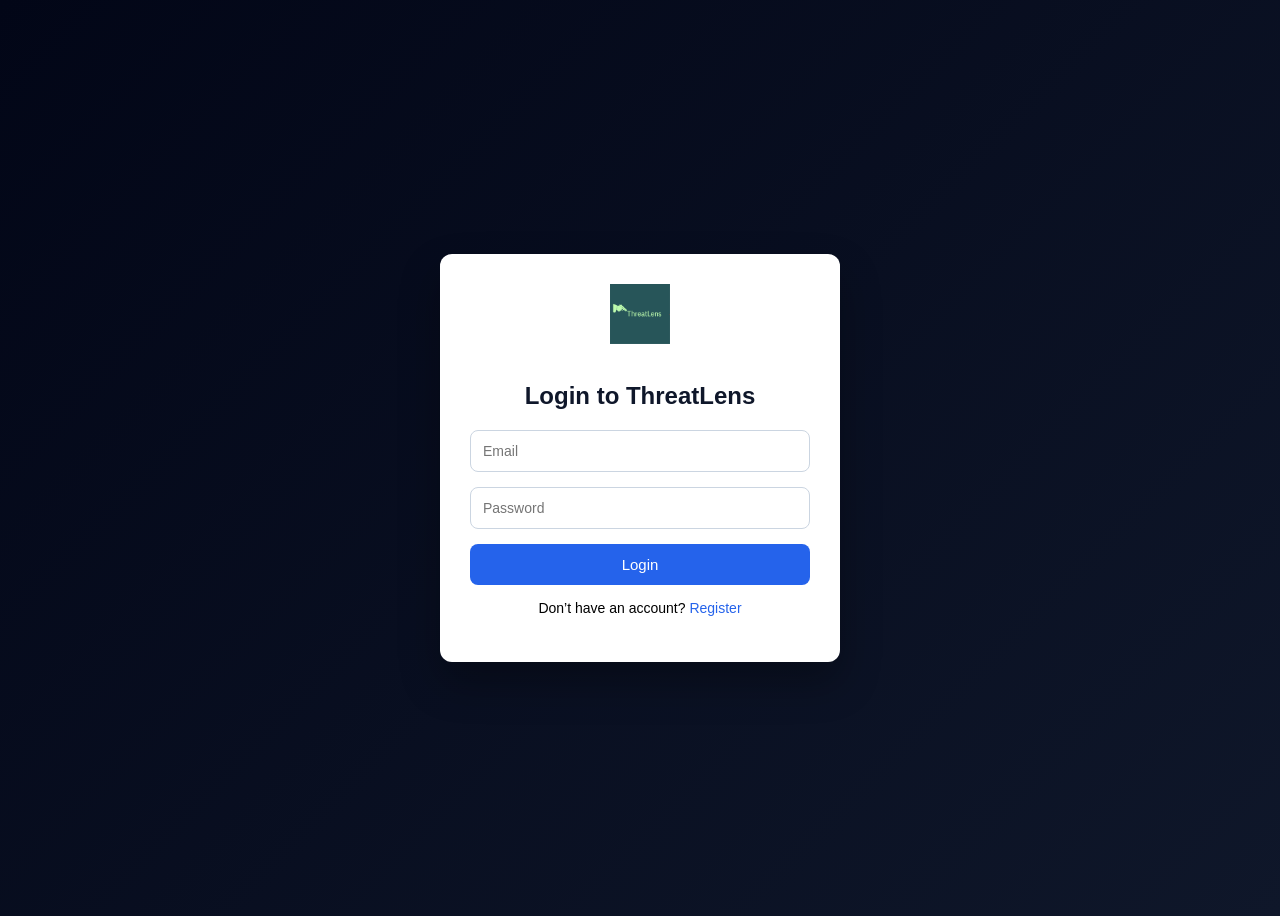
<file: Fyp--ThreatLens-threat-scanning-tool-/ThreatLens/frontend/pages/settings.html>
<!DOCTYPE html>
<html lang="en">

<head>
    <meta charset="UTF-8">
    <meta name="viewport" content="width=device-width, initial-scale=1.0">
    <title>Settings — ThreatLens</title>
    <style>
        * {
            margin: 0;
            padding: 0;
            box-sizing: border-box;
        }
        
        body {
            font-family: 'Segoe UI', sans-serif;
            background: #0d0d1a;
            color: #e0e0e0;
            min-height: 100vh;
            padding: 30px 20px;
        }
        
        a {
            text-decoration: none;
            color: inherit;
        }
        
        .container {
            max-width: 820px;
            margin: 0 auto;
        }
        
        .page-header {
            display: flex;
            align-items: center;
            gap: 14px;
            margin-bottom: 28px;
        }
        
        .page-header h1 {
            font-size: 1.5em;
            color: #fff;
        }
        
        .back-btn {
            background: #1e1e3a;
            color: #aaa;
            border: 1px solid #333;
            padding: 7px 16px;
            border-radius: 6px;
            font-size: 0.88em;
            cursor: pointer;
        }
        
        .back-btn:hover {
            background: #2a2a4a;
            color: #fff;
        }
        
        .section-label {
            font-size: 0.72em;
            font-weight: 700;
            color: #3f51b5;
            text-transform: uppercase;
            letter-spacing: 1.5px;
            margin: 24px 0 10px;
            padding-left: 4px;
        }
        
        .card {
            background: #12122a;
            border: 1px solid #2a2a4a;
            border-radius: 10px;
            padding: 20px;
            margin-bottom: 12px;
        }
        
        .card-title {
            font-size: 0.92em;
            color: #90caf9;
            margin-bottom: 16px;
            padding-bottom: 10px;
            border-bottom: 1px solid #1e1e3a;
        }
        
        .form-group {
            margin-bottom: 14px;
        }
        
        .form-group label {
            font-size: 0.78em;
            color: #888;
            display: block;
            margin-bottom: 5px;
        }
        
        .form-group input,
        .form-group select {
            width: 100%;
            padding: 9px 12px;
            background: #0d0d1a;
            border: 1px solid #2a2a4a;
            border-radius: 6px;
            color: #e0e0e0;
            font-size: 0.88em;
        }
        
        .form-group input:focus,
        .form-group select:focus {
            outline: none;
            border-color: #3f51b5;
        }
        
        .toggle-row {
            display: flex;
            align-items: center;
            justify-content: space-between;
            padding: 10px 0;
            border-bottom: 1px solid #1a1a2e;
        }
        
        .toggle-row:last-child {
            border-bottom: none;
        }
        
        .toggle-info {
            flex: 1;
        }
        
        .toggle-info strong {
            font-size: 0.88em;
            color: #ddd;
            display: block;
        }
        
        .toggle-info span {
            font-size: 0.75em;
            color: #666;
        }
        
        .toggle {
            position: relative;
            width: 42px;
            height: 22px;
            flex-shrink: 0;
        }
        
        .toggle input {
            opacity: 0;
            width: 0;
            height: 0;
        }
        
        .slider {
            position: absolute;
            inset: 0;
            background: #1e1e3a;
            border: 1px solid #333;
            border-radius: 22px;
            cursor: pointer;
            transition: .3s;
        }
        
        .slider:before {
            content: "";
            position: absolute;
            width: 16px;
            height: 16px;
            left: 2px;
            top: 2px;
            background: #555;
            border-radius: 50%;
            transition: .3s;
        }
        
        input:checked+.slider {
            background: #3f51b5;
            border-color: #3f51b5;
        }
        
        input:checked+.slider:before {
            background: #fff;
            transform: translateX(20px);
        }
        
        .btn {
            padding: 9px 20px;
            border-radius: 7px;
            border: none;
            cursor: pointer;
            font-size: 0.88em;
            font-weight: 600;
        }
        
        .btn-primary {
            background: #3f51b5;
            color: #fff;
            width: 100%;
            margin-top: 6px;
        }
        
        .btn-primary:hover {
            background: #5c6bc0;
        }
        
        .btn-danger {
            background: rgba(244, 67, 54, 0.12);
            color: #f44336;
            border: 1px solid #f44336;
            width: 100%;
            margin-top: 6px;
        }
        
        .btn-danger:hover {
            background: rgba(244, 67, 54, 0.25);
        }
        
        .btn-warn {
            background: rgba(255, 152, 0, 0.12);
            color: #ff9800;
            border: 1px solid #ff9800;
            width: 100%;
            margin-top: 6px;
        }
        
        .btn-warn:hover {
            background: rgba(255, 152, 0, 0.22);
        }
        
        .danger-zone {
            border-color: #f44336 !important;
        }
        
        .danger-zone .card-title {
            color: #f44336;
        }
        
        #toast {
            position: fixed;
            bottom: 28px;
            right: 28px;
            background: #1e1e3a;
            border: 1px solid #3f51b5;
            color: #e0e0e0;
            padding: 12px 20px;
            border-radius: 8px;
            font-size: 0.88em;
            display: none;
            z-index: 999;
            box-shadow: 0 4px 20px rgba(0, 0, 0, 0.5);
        }
    </style>
</head>

<body>
    <div class="container">
        <div class="page-header">
            <a href="profile.html" class="back-btn">← Profile</a>
            <h1>⚙️ Settings</h1>
        </div>

        <div class="section-label">Account Settings</div>
        <div class="card">
            <div class="card-title">👤 Update Account Info</div>
            <div class="form-group"><label>Display Name</label><input type="text" id="s-name" placeholder="Your name"></div>
            <div class="form-group"><label>Email Address</label><input type="email" id="s-email" placeholder="your@email.com"></div>
            <button class="btn btn-primary" onclick="saveAccount()">💾 Save Changes</button>
        </div>

        <div class="card">
            <div class="card-title">🔒 Change Password</div>
            <div class="form-group"><label>New Password</label> <input type="password" id="s-new-pass" placeholder="New password (min 8 chars)"></div>
            <div class="form-group"><label>Confirm Password</label><input type="password" id="s-conf-pass" placeholder="Confirm new password"></div>
            <button class="btn btn-primary" onclick="changePassword()">🔑 Update Password</button>
        </div>

        <div class="section-label">Security Settings</div>
        <div class="card">
            <div class="card-title">🛡️ Security</div>
            <div class="toggle-row">
                <div class="toggle-info"><strong>Two-Factor Authentication (2FA)</strong><span>Coming soon</span></div>
                <label class="toggle"><input type="checkbox" id="t-2fa" disabled><span class="slider"></span></label>
            </div>
            <div class="toggle-row">
                <div class="toggle-info"><strong>Login Alerts</strong><span>Get notified of new login attempts</span></div>
                <label class="toggle"><input type="checkbox" id="t-login-alert" checked><span class="slider"></span></label>
            </div>
            <div class="toggle-row">
                <div class="toggle-info"><strong>Active Sessions</strong><span>Logged in from 1 device</span></div>
                <button class="btn" style="background:#1e1e3a;border:1px solid #333;color:#aaa;padding:5px 12px;font-size:0.78em;width:auto;" onclick="logoutAll()">Logout All</button>
            </div>
        </div>

        <div class="section-label">Preferences</div>
        <div class="card">
            <div class="card-title">🎛️ Scan Preferences</div>
            <div class="form-group">
                <label>Default Scan Type</label>
                <select id="pref-scan-type">
                <option value="file">File Scan</option>
                <option value="url">URL / Domain / IP</option>
                <option value="hash">Hash Scan</option>
            </select>
            </div>
            <div class="toggle-row">
                <div class="toggle-info"><strong>Auto-save Scan History</strong><span>Save all scans automatically</span></div>
                <label class="toggle"><input type="checkbox" id="t-autosave" checked><span class="slider"></span></label>
            </div>
            <div class="toggle-row">
                <div class="toggle-info"><strong>Enable Notifications</strong><span>Alerts for high-risk threats</span></div>
                <label class="toggle"><input type="checkbox" id="t-notif" checked><span class="slider"></span></label>
            </div>
            <div class="toggle-row">
                <div class="toggle-info"><strong>Dark Theme</strong><span>Light theme coming soon</span></div>
                <label class="toggle"><input type="checkbox" id="t-theme" checked disabled><span class="slider"></span></label>
            </div>
        </div>

        <div class="section-label">Privacy Controls</div>
        <div class="card">
            <div class="card-title">🔏 Privacy</div>
            <div class="toggle-row">
                <div class="toggle-info"><strong>Make Scans Private</strong><span>Won't appear in community DB</span></div>
                <label class="toggle"><input type="checkbox" id="t-private"><span class="slider"></span></label>
            </div>
            <div class="toggle-row">
                <div class="toggle-info"><strong>Hide Profile Info</strong><span>Hide name from community contributions</span></div>
                <label class="toggle"><input type="checkbox" id="t-hide-profile"><span class="slider"></span></label>
            </div>
            <div class="toggle-row">
                <div class="toggle-info"><strong>Data Sharing</strong><span>Share anonymized scan data</span></div>
                <label class="toggle"><input type="checkbox" id="t-share" checked><span class="slider"></span></label>
            </div>
        </div>

        <div class="section-label">Community Settings</div>
        <div class="card">
            <div class="card-title">🌐 Community Reporting</div>
            <div class="toggle-row">
                <div class="toggle-info"><strong>Enable Community Reporting</strong><span>Help flag threats for other users</span></div>
                <label class="toggle"><input type="checkbox" id="t-community" checked><span class="slider"></span></label>
            </div>
            <div class="toggle-row">
                <div class="toggle-info"><strong>Reputation Visibility</strong><span>Show community trust score</span></div>
                <label class="toggle"><input type="checkbox" id="t-reputation" checked><span class="slider"></span></label>
            </div>
        </div>

        <div class="section-label">Session Control</div>
        <div class="card">
            <div class="card-title">🔌 Session</div>
            <div class="form-group">
                <label>Session Timeout</label>
                <select id="pref-timeout">
                <option value="30">30 minutes</option>
                <option value="60" selected>1 hour</option>
                <option value="240">4 hours</option>
                <option value="1440">24 hours</option>
            </select>
            </div>
            <button class="btn btn-warn" onclick="doLogout()">🚪 Logout</button>
        </div>

        <div class="section-label">Data Management</div>
        <div class="card">
            <div class="card-title">💾 Data Management</div>
            <button class="btn btn-primary" onclick="exportHistory()" style="margin-bottom:8px;">📥 Export Scan History (JSON)</button>
            <button class="btn btn-warn" onclick="clearHistory()">🗑️ Clear Scan History</button>
        </div>

        <div class="section-label" style="color:#f44336;">Danger Zone</div>
        <div class="card danger-zone">
            <div class="card-title">⚠️ Danger Zone</div>
            <p style="font-size:0.83em;color:#888;margin-bottom:14px;">These actions are permanent and cannot be undone.</p>
            <button class="btn btn-danger" onclick="deleteAccount()">💀 Delete Account</button>
        </div>
    </div>
    <div id="toast"></div>

    <script>
        const BASE = "http://127.0.0.1:5000";

        function authHeaders(json) {
            const h = {
                "X-User-ID": sessionStorage.getItem("uid") || ""
            };
            if (json) h["Content-Type"] = "application/json";
            return h;
        }

        function toast(msg, color) {
            color = color || "#3f51b5";
            const t = document.getElementById("toast");
            t.textContent = msg;
            t.style.borderColor = color;
            t.style.display = "block";
            setTimeout(() => t.style.display = "none", 3000);
        }

        async function prefill() {
            const uid = sessionStorage.getItem("uid");
            if (!uid) {
                window.location.href = "login.html";
                return;
            }

            try {
                const res = await fetch(BASE + "/profile/me", {
                    headers: authHeaders(false)
                });
                const data = await res.json();
                if (data.user) {
                    document.getElementById("s-name").value = data.user.name || "";
                    document.getElementById("s-email").value = data.user.email || "";
                }
            } catch (e) {}

            const prefs = JSON.parse(localStorage.getItem("tl_prefs") || "{}");
            if (prefs.scan_type) document.getElementById("pref-scan-type").value = prefs.scan_type;
            if (prefs.autosave !== undefined) document.getElementById("t-autosave").checked = prefs.autosave;
            if (prefs.notif !== undefined) document.getElementById("t-notif").checked = prefs.notif;
            if (prefs.private !== undefined) document.getElementById("t-private").checked = prefs.private;
            if (prefs.community !== undefined) document.getElementById("t-community").checked = prefs.community;
            if (prefs.timeout) document.getElementById("pref-timeout").value = prefs.timeout;
        }

        function savePrefs() {
            localStorage.setItem("tl_prefs", JSON.stringify({
                scan_type: document.getElementById("pref-scan-type").value,
                autosave: document.getElementById("t-autosave").checked,
                notif: document.getElementById("t-notif").checked,
                private: document.getElementById("t-private").checked,
                community: document.getElementById("t-community").checked,
                timeout: document.getElementById("pref-timeout").value
            }));
            toast("✅ Preferences saved!");
        }

        ["t-autosave", "t-notif", "t-private", "t-community", "t-reputation", "t-share", "t-hide-profile", "t-login-alert", "pref-scan-type", "pref-timeout"]
        .forEach(function(id) {
            const el = document.getElementById(id);
            if (el) el.addEventListener("change", savePrefs);
        });

        async function saveAccount() {
            const name = document.getElementById("s-name").value.trim();
            const email = document.getElementById("s-email").value.trim();
            if (!name || !email) {
                toast("⚠️ Name and email required", "#ff9800");
                return;
            }
            const res = await fetch(BASE + "/profile/settings/update", {
                method: "POST",
                headers: authHeaders(true),
                body: JSON.stringify({
                    name,
                    email
                })
            });
            const data = await res.json();
            if (data.success) toast("✅ Account updated!");
            else toast("❌ " + (data.error || "Failed"), "#f44336");
        }

        async function changePassword() {
            const np = document.getElementById("s-new-pass").value;
            const conf = document.getElementById("s-conf-pass").value;
            if (!np) {
                toast("⚠️ Enter new password", "#ff9800");
                return;
            }
            if (np !== conf) {
                toast("⚠️ Passwords don't match", "#ff9800");
                return;
            }
            if (np.length < 8) {
                toast("⚠️ Min 8 characters", "#ff9800");
                return;
            }
            const res = await fetch(BASE + "/profile/settings/update", {
                method: "POST",
                headers: authHeaders(true),
                body: JSON.stringify({
                    new_password: np
                })
            });
            const data = await res.json();
            if (data.success) {
                toast("✅ Password changed!");
                document.getElementById("s-new-pass").value = "";
                document.getElementById("s-conf-pass").value = "";
            } else toast("❌ " + (data.error || "Failed"), "#f44336");
        }

        async function exportHistory() {
            toast("📥 Preparing export...");
            const res = await fetch(BASE + "/profile/export-history", {
                headers: authHeaders(false)
            });
            const data = await res.json();
            if (!data.success) {
                toast("❌ Export failed", "#f44336");
                return;
            }
            const blob = new Blob([JSON.stringify(data.data, null, 2)], {
                type: "application/json"
            });
            const url = URL.createObjectURL(blob);
            const a = document.createElement("a");
            a.href = url;
            a.download = "threatlens_history.json";
            a.click();
            URL.revokeObjectURL(url);
            toast("✅ Exported " + data.count + " scan(s)");
        }

        async function clearHistory() {
            if (!confirm("Clear all scan history? Cannot be undone.")) return;
            const res = await fetch(BASE + "/profile/clear-history", {
                method: "POST",
                headers: authHeaders(true),
                body: "{}"
            });
            const data = await res.json();
            if (data.success) toast("🗑️ History cleared!");
            else toast("❌ Failed", "#f44336");
        }

        async function deleteAccount() {
            if (!confirm("DELETE your account permanently?")) return;
            if (!confirm("Are you absolutely sure?")) return;
            const res = await fetch(BASE + "/profile/delete-account", {
                method: "POST",
                headers: authHeaders(true),
                body: "{}"
            });
            const data = await res.json();
            if (data.success) {
                sessionStorage.clear();
                toast("💀 Account deleted. Redirecting...");
                setTimeout(() => window.location.href = "login.html", 2000);
            } else toast("❌ Failed", "#f44336");
        }

        async function doLogout() {
            await fetch(BASE + "/profile/logout", {
                method: "POST",
                headers: authHeaders(true),
                body: "{}"
            });
            sessionStorage.clear();
            window.location.href = "login.html";
        }

        async function logoutAll() {
            await fetch(BASE + "/profile/logout", {
                method: "POST",
                headers: authHeaders(true),
                body: "{}"
            });
            sessionStorage.clear();
            toast("✅ Logged out from all devices");
            setTimeout(() => window.location.href = "login.html", 1500);
        }

        prefill();
    </script>
</body>

</html>
</file>
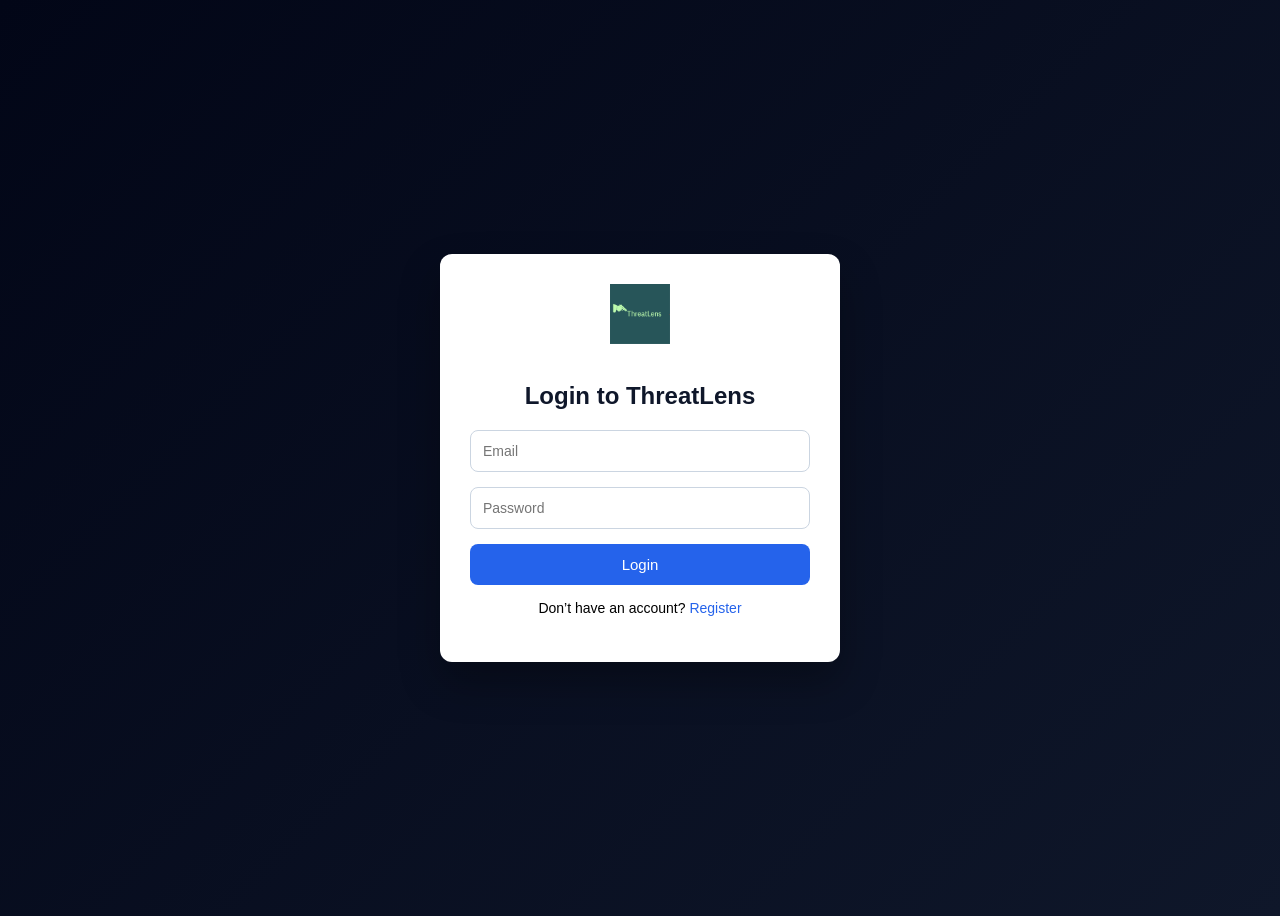
<file: Fyp--ThreatLens-threat-scanning-tool-/ThreatLens/frontend/pages/url_result.html>
<!DOCTYPE html>
<html lang="en">

<head>
    <meta charset="UTF-8">
    <title>ThreatLens | URL Scan Result</title>
    <link rel="stylesheet" href="../css/style.css">
    <link rel="stylesheet" href="../css/result.css">
    <script src="../js/report_generator.js"></script>
    <style>
        .url-banner-target {
            display: flex;
            align-items: center;
            gap: 10px;
            padding: 10px 14px;
            background: rgba(255, 255, 255, 0.04);
            border-radius: 8px;
            margin-bottom: 20px;
            font-size: 0.9rem;
            word-break: break-all;
            border: 1px solid rgba(255, 255, 255, 0.07);
        }
        
        body.light .url-banner-target {
            background: #f4f6fb;
            border-color: #e0e0e0;
        }
        
        .url-badge {
            font-size: 0.7rem;
            font-weight: 700;
            padding: 2px 8px;
            border-radius: 12px;
            background: rgba(144, 202, 249, 0.12);
            color: #90caf9;
            white-space: nowrap;
            text-transform: uppercase;
            letter-spacing: 0.5px;
        }
        
        body.light .url-badge {
            background: #e3f2fd;
            color: #1565c0;
        }
        
        .url-text {
            color: #7ecfff;
            font-family: monospace;
            font-size: 0.88rem;
        }
        
        body.light .url-text {
            color: #1565c0;
        }
        
        .screenshot-wrap {
            border-radius: 8px;
            overflow: hidden;
            border: 1px solid rgba(255, 255, 255, 0.08);
            margin-top: 12px;
        }
        
        .screenshot-wrap img {
            width: 100%;
            display: block;
        }
        
        body.light .screenshot-wrap {
            border-color: #e0e0e0;
        }
        
        .whois-timeline {
            display: flex;
            gap: 0;
            margin: 14px 0 0;
        }
        
        .whois-event {
            flex: 1;
            text-align: center;
            padding: 10px 8px;
            border-radius: 8px;
            background: rgba(255, 255, 255, 0.03);
            border: 1px solid rgba(255, 255, 255, 0.07);
            margin: 0 4px;
        }
        
        body.light .whois-event {
            background: #f8f9fa;
            border-color: #e8e8e8;
        }
        
        .whois-event-label {
            font-size: 0.7rem;
            color: #888;
            text-transform: uppercase;
            letter-spacing: 0.5px;
            margin-bottom: 4px;
        }
        
        .whois-event-date {
            font-size: 0.92rem;
            font-weight: 600;
        }
        
        .risk-badge {
            display: inline-block;
            padding: 3px 12px;
            border-radius: 20px;
            font-size: 0.8rem;
            font-weight: 700;
            margin-left: 8px;
        }
        
        .risk-LOW {
            background: rgba(0, 200, 83, 0.12);
            color: #00c853;
        }
        
        .risk-HIGH {
            background: rgba(255, 171, 0, 0.12);
            color: #ffab00;
        }
        
        .risk-CRITICAL {
            background: rgba(255, 68, 68, 0.12);
            color: #ff4444;
        }
        
        .domain-warning {
            display: flex;
            align-items: center;
            gap: 8px;
            padding: 10px 14px;
            background: rgba(255, 171, 0, 0.08);
            border-left: 3px solid #ffab00;
            border-radius: 0 6px 6px 0;
            font-size: 0.88rem;
            margin-top: 12px;
        }
        
        .ns-chips {
            display: flex;
            flex-wrap: wrap;
            gap: 6px;
            margin-top: 8px;
        }
        
        .ns-chip {
            font-size: 0.78rem;
            padding: 3px 10px;
            border-radius: 12px;
            background: rgba(255, 255, 255, 0.05);
            border: 1px solid rgba(255, 255, 255, 0.1);
            font-family: monospace;
        }
        
        body.light .ns-chip {
            background: #f0f0f0;
            border-color: #ddd;
        }
        
        .scan-again-btn {
            display: inline-flex;
            align-items: center;
            gap: 8px;
            padding: 10px 22px;
            border-radius: 8px;
            background: linear-gradient(135deg, #1a73e8, #0d47a1);
            color: #fff;
            border: none;
            cursor: pointer;
            font-size: 0.9rem;
            font-weight: 600;
            transition: opacity 0.2s;
            text-decoration: none;
        }
        
        .scan-again-btn:hover {
            opacity: 0.88;
        }
        
        .urlscan-meta {
            display: grid;
            grid-template-columns: 1fr 1fr;
            gap: 12px;
            margin-top: 12px;
        }
        
        @media(max-width:600px) {
            .urlscan-meta {
                grid-template-columns: 1fr;
            }
        }
        
        .pulse-row {
            display: flex;
            flex-direction: column;
            gap: 4px;
            padding: 10px 0;
            border-bottom: 1px solid rgba(255, 255, 255, 0.06);
        }
        
        body.light .pulse-row {
            border-bottom-color: #f0f0f0;
        }
        
        .pulse-row:last-child {
            border-bottom: none;
        }
        
        .pulse-name {
            font-size: 0.9rem;
            font-weight: 500;
        }
        
        .pulse-meta {
            font-size: 0.78rem;
            color: #888;
        }
        
        body.light .pulse-meta {
            color: #999;
        }
        
        .threat-type-badge {
            display: inline-flex;
            align-items: center;
            gap: 5px;
            padding: 4px 14px;
            border-radius: 20px;
            font-size: 0.78rem;
            font-weight: 700;
            letter-spacing: 0.04em;
            border: 1.5px solid;
            animation: badgePop 0.4s cubic-bezier(0.175, 0.885, 0.32, 1.275);
        }
        
        @keyframes badgePop {
            from {
                transform: scale(0.7);
                opacity: 0
            }
            to {
                transform: scale(1);
                opacity: 1
            }
        }
        
        .threat-badge-malicious {
            background: rgba(255, 68, 68, 0.15);
            color: #ff4444;
            border-color: rgba(255, 68, 68, 0.4);
        }
        
        .threat-badge-suspicious {
            background: rgba(255, 136, 0, 0.15);
            color: #ff8800;
            border-color: rgba(255, 136, 0, 0.4);
        }
        
        .threat-badge-clean {
            background: rgba(0, 200, 83, 0.12);
            color: #00c853;
            border-color: rgba(0, 200, 83, 0.3);
        }
        
        #reconBtn {
            padding: 10px 24px;
            background: rgba(20, 184, 166, 0.15);
            color: #2dd4bf;
            border: 1px solid rgba(20, 184, 166, 0.3);
            border-radius: 8px;
            cursor: pointer;
            font-size: 0.88rem;
            font-weight: 600;
            transition: all 0.2s;
        }
        
        #reconBtn:hover:not(:disabled) {
            background: rgba(20, 184, 166, 0.25);
            border-color: rgba(20, 184, 166, 0.5);
        }
        
        #reconBtn:disabled {
            opacity: 0.6;
            cursor: not-allowed;
        }
        
        .recon-port-open {
            color: #ff8800;
            font-weight: 700;
        }
        
        .recon-port-safe {
            color: #00c853;
        }
        
        .recon-table {
            width: 100%;
            border-collapse: collapse;
            background: rgba(255, 255, 255, 0.02);
            border-radius: 8px;
            overflow: hidden;
        }
        
        .recon-table th {
            padding: 8px 10px;
            text-align: left;
            font-size: 0.72rem;
            color: #4b5563;
            border-bottom: 1px solid rgba(255, 255, 255, 0.06);
        }
        
        .recon-table td {
            padding: 7px 10px;
            border-bottom: 1px solid rgba(255, 255, 255, 0.03);
            font-size: 0.82rem;
        }
        
        .actions-row {
            display: flex;
            gap: 15px;
            flex-wrap: wrap;
            margin-top: 8px;
        }
        
        .action-btn {
            display: inline-flex;
            align-items: center;
            gap: 10px;
            padding: 11px 22px;
            border-radius: 10px;
            font-size: 0.88rem;
            font-weight: 600;
            cursor: pointer;
            border: none;
            text-decoration: none;
            transition: all 0.15s;
        }
        
        .btn-primary {
            background: #2563eb;
            color: #fff;
        }
        
        .btn-primary:hover {
            background: #1d4ed8;
        }
        
        .btn-secondary {
            background: rgba(255, 255, 255, 0.07);
            color: #d1d5db;
        }
        
        body.light .btn-secondary {
            background: #f3f4f6;
            color: #374151;
        }
        
        .btn-secondary:hover {
            background: rgba(255, 255, 255, 0.12);
        }
    </style>
</head>

<body class="dark">
    <script>
        var _t = localStorage.getItem("theme");
        if (_t) document.body.className = _t;
    </script>

    <header class="header">
        <div class="brand">
            <img src="../assets/logo.png" class="logo">
            <div class="brand-text">
                <h1>ThreatLens</h1><span>One lens. Total threat visibility.</span>
            </div>
        </div>
        <div class="header-actions">
            <button id="themeToggle" title="Toggle Theme">☀️</button>
            <button id="logoutBtn">Logout</button>
            <button onclick="generateScanReport('url')" style="background:#3f51b5;color:#fff;border:none;padding:6px 14px;border-radius:6px;cursor:pointer;font-weight:600;font-size:0.78em;">
    📄 Generate PDF Report
</button>
    </header>

    <div class="layout">
        <aside class="sidebar">
            <div class="profile">
                <div class="avatar">👤</div>
                <p id="username">User</p>
            </div>
            <nav>
                <a href="dashboard.html">Dashboard</a>
                <a href="index.html">Scan</a>
                <a href="history.html">Scan History</a>
                <a href="reports.html">Reports</a>
                <a href="profile.html">Profile</a>
                <a href="settings.html">Settings</a>
            </nav>
        </aside>

        <main class="content result-page">

            <!-- TARGET URL BANNER -->
            <div class="url-banner-target">
                <span class="url-badge" id="inputTypeBadge">URL</span>
                <span class="url-text" id="targetUrl">—</span>
                <span id="resolvedIp" style="color:#888;font-size:0.8rem;margin-left:auto;white-space:nowrap"></span>
            </div>

            <!-- VERDICT BANNER -->
            <div id="verdictBanner" class="verdict-banner">
                <div class="verdict-icon" id="verdictIcon">🔍</div>
                <div class="verdict-info">
                    <h2 id="verdictText">Analyzing...</h2>
                    <div style="display:flex;align-items:center;gap:10px;flex-wrap:wrap;margin-top:4px">
                        <p id="verdictSub" style="margin:0">—</p>
                        <span id="threatTypeBadge" style="display:none"></span>
                    </div>
                </div>
                <div class="threat-meter">
                    <div class="threat-label">Threat Score</div>
                    <div class="threat-score" id="threatScore">0</div>
                    <div class="threat-bar-wrap">
                        <div class="threat-bar" id="threatBar"></div>
                    </div>
                </div>
            </div>

            <!-- ENGINE CHIPS -->
            <div class="result-card engines-card">
                <h3>🔬 Scan Engines</h3>
                <div class="engines-grid" id="enginesGrid"></div>
            </div>

            <!-- VIRUSTOTAL URL RESULTS -->
            <div class="result-card" id="vtCard" style="display:none">
                <div class="vt-header">
                    <h3>🛡️ VirusTotal — URL Analysis</h3>
                    <div class="vt-stats" id="vtStats"></div>
                </div>
                <div class="vt-filter-bar">
                    <button class="vt-filter-btn active" onclick="filterVTUrl('all',this)">All</button>
                    <button class="vt-filter-btn" onclick="filterVTUrl('malicious',this)">🔴 Malicious</button>
                    <button class="vt-filter-btn" onclick="filterVTUrl('suspicious',this)">🟠 Suspicious</button>
                    <button class="vt-filter-btn" onclick="filterVTUrl('undetected',this)">🟢 Undetected</button>
                </div>
                <div class="vt-table-wrap">
                    <table class="vt-table">
                        <thead>
                            <tr>
                                <th>Security Vendor</th>
                                <th>Category</th>
                                <th>Result</th>
                            </tr>
                        </thead>
                        <tbody id="vtUrlTableBody"></tbody>
                    </table>
                </div>
                <div id="vtUrlTags" class="vt-tags" style="margin-top:14px"></div>
                <div id="vtUrlMeta" style="margin-top:14px"></div>
            </div>

            <!-- LOCAL DB MATCH -->
            <div class="result-card" id="dbCard" style="display:none">
                <div class="vt-header">
                    <h3>🗄️ Local Threat Database — Match Found</h3>
                    <span style="color:#ff4444;font-weight:700;font-size:0.95rem">☠️ Blacklisted</span>
                </div>
                <div id="dbDetails"></div>
            </div>

            <!-- URLSCAN.IO -->
            <div class="result-card" id="urlscanCard" style="display:none">
                <div class="vt-header">
                    <h3>🔎 URLScan.io — Page Analysis</h3>
                    <div id="urlscanVerdict" class="ha-verdict-chip"></div>
                </div>
                <div class="urlscan-meta">
                    <table class="info-table">
                        <tr>
                            <td>Page Title</td>
                            <td id="usTitle">—</td>
                        </tr>
                        <tr>
                            <td>Server IP</td>
                            <td id="usIp" class="mono">—</td>
                        </tr>
                        <tr>
                            <td>Country</td>
                            <td id="usCountry">—</td>
                        </tr>
                        <tr>
                            <td>Server</td>
                            <td id="usServer">—</td>
                        </tr>
                        <tr>
                            <td>ASN</td>
                            <td id="usAsn">—</td>
                        </tr>
                    </table>
                    <div>
                        <div id="urlscanScreenshot"></div>
                        <div id="urlscanTags" class="vt-tags" style="margin-top:10px"></div>
                    </div>
                </div>
                <div style="margin-top:12px" id="urlscanLink"></div>
            </div>

            <!-- WHOIS -->
            <div class="result-card" id="whoisCard" style="display:none">
                <div class="vt-header">
                    <h3>🌐 WHOIS — Domain Registration</h3>
                    <div id="whoisRisk"></div>
                </div>
                <div class="result-grid" style="margin-bottom:0">
                    <table class="info-table">
                        <tr>
                            <td>Domain</td>
                            <td id="wDomain">—</td>
                        </tr>
                        <tr>
                            <td>Registrar</td>
                            <td id="wRegistrar">—</td>
                        </tr>
                        <tr>
                            <td>Domain Age</td>
                            <td id="wAge">—</td>
                        </tr>
                        <tr>
                            <td>Privacy</td>
                            <td id="wPrivacy">—</td>
                        </tr>
                    </table>
                    <div>
                        <div class="whois-timeline" id="whoisTimeline"></div>
                        <div class="ns-chips" id="nsChips"></div>
                    </div>
                </div>
                <div id="whoisWarning"></div>
            </div>

            <!-- ALIENVAULT OTX -->
            <div class="result-card" id="otxCard" style="display:none">
                <div class="vt-header">
                    <h3>📡 AlienVault OTX — Threat Intelligence</h3>
                    <div id="otxStats" class="vt-stats"></div>
                </div>
                <div id="otxMeta" style="margin-bottom:12px"></div>
                <div id="otxPulses"></div>
            </div>

            <!-- GOOGLE SAFE BROWSING -->
            <div class="result-card" id="gsbCard" style="display:none">
                <div class="vt-header">
                    <h3>🔵 Google Safe Browsing</h3>
                    <div id="gsbVerdict" class="ha-verdict-chip"></div>
                </div>
                <table class="info-table" id="gsbTable">
                    <tr>
                        <td>Threat Type</td>
                        <td id="gsbThreatType">—</td>
                    </tr>
                    <tr>
                        <td>Platform</td>
                        <td id="gsbPlatform">—</td>
                    </tr>
                    <tr>
                        <td>Total Matches</td>
                        <td id="gsbMatches">—</td>
                    </tr>
                </table>
                <div id="gsbMatchList" style="margin-top:12px"></div>
            </div>

            <!-- LEXICAL ANALYSIS -->
            <div class="result-card" id="lexicalCard" style="display:none">
                <div class="vt-header">
                    <h3>🔍 Lexical URL Analysis</h3>
                    <div id="lexicalVerdict" class="ha-verdict-chip"></div>
                </div>
                <table class="info-table">
                    <tr>
                        <td>Threat Type</td>
                        <td id="lexThreatType">—</td>
                    </tr>
                    <tr>
                        <td>Risk Level</td>
                        <td id="lexRiskLevel">—</td>
                    </tr>
                    <tr>
                        <td>Score</td>
                        <td id="lexScore">—</td>
                    </tr>
                    <tr>
                        <td>Checks Run</td>
                        <td id="lexChecks">14 pattern checks</td>
                    </tr>
                </table>
                <div id="lexFlags" style="margin-top:12px"></div>
            </div>

            <!-- SSL CERTIFICATE -->
            <div class="result-card" id="sslCard" style="display:none">
                <div class="vt-header">
                    <h3>🔒 SSL Certificate Analysis</h3>
                    <div id="sslVerdict" class="ha-verdict-chip"></div>
                </div>
                <table class="info-table">
                    <tr>
                        <td>Has SSL</td>
                        <td id="sslHas">—</td>
                    </tr>
                    <tr>
                        <td>Issuer</td>
                        <td id="sslIssuer">—</td>
                    </tr>
                    <tr>
                        <td>Valid From</td>
                        <td id="sslFrom">—</td>
                    </tr>
                    <tr>
                        <td>Valid To</td>
                        <td id="sslTo">—</td>
                    </tr>
                    <tr>
                        <td>Days Left</td>
                        <td id="sslDays">—</td>
                    </tr>
                    <tr>
                        <td>Cert Age</td>
                        <td id="sslAge">—</td>
                    </tr>
                </table>
                <div id="sslFlags" style="margin-top:12px"></div>
            </div>

            <!-- DNS INTELLIGENCE CARD -->
            <div class="result-card" id="dnsCard" style="display:none">
                <div class="vt-header" style="display:flex;justify-content:space-between;align-items:center;flex-wrap:wrap;gap:8px;margin-bottom:16px">
                    <h3 style="margin:0">🔎 DNS Intelligence</h3>
                    <span id="dnsBadge" style="font-size:0.78rem;padding:3px 12px;border-radius:20px;background:rgba(255,255,255,0.06);color:#9ca3af">dnspython · Direct DNS</span>
                </div>
                <div id="dnsContent"></div>
            </div>

            <!-- DETECTION FLAGS -->
            <div class="result-card" id="flagsCard" style="display:none">
                <h3>🚩 Detection Flags</h3>
                <div class="flags-list" id="flagsList"></div>
            </div>

            <!-- DEEP RECON ANALYSIS -->
            <div class="result-card" id="reconCard">
                <div style="display:flex;justify-content:space-between;align-items:center;flex-wrap:wrap;gap:12px;margin-bottom:16px">
                    <div>
                        <h3 style="margin:0">🕵️ Deep Recon Analysis</h3>
                        <p style="margin:6px 0 0;font-size:0.82rem;color:#6b7280">Port scan · Banner grab · ASN · Geolocation · MITRE mapping</p>
                    </div>
                    <span style="font-size:0.75rem;padding:3px 12px;border-radius:20px;background:rgba(20,184,166,0.1);color:#2dd4bf;border:1px solid rgba(20,184,166,0.2)">🔍 Passive Recon</span>
                </div>
                <div style="padding:10px 14px;margin-bottom:16px;background:rgba(20,184,166,0.06);border:1px solid rgba(20,184,166,0.2);border-radius:8px;font-size:0.82rem;color:#2dd4bf">
                    ℹ️ Scans top 20 ports, grabs service banners, identifies ASN/geolocation, and maps findings to MITRE ATT&CK techniques. Works on IPs, domains, and URLs.
                </div>
                <button id="reconBtn" onclick="runRecon()">🕵️ Run Deep Recon</button>
                <div id="reconResultSection" style="display:none;margin-top:24px;border-top:1px solid rgba(255,255,255,0.06);padding-top:20px"></div>
            </div>

            <!-- URL BEHAVIOR ANALYSIS -->
            <div class="result-card" id="urlBehaviorCard">
                <div style="display:flex;justify-content:space-between;align-items:center;flex-wrap:wrap;gap:12px;margin-bottom:16px">
                    <div>
                        <h3 style="margin:0">🌐 Live URL Behavior Analysis</h3>
                        <p style="margin:6px 0 0;font-size:0.82rem;color:#6b7280">Visit URL in headless browser · capture requests · detect phishing · screenshot</p>
                    </div>
                    <span style="font-size:0.75rem;padding:3px 12px;border-radius:20px;background:rgba(99,102,241,0.1);color:#818cf8;border:1px solid rgba(99,102,241,0.2)">🎭 Headless Chrome</span>
                </div>
                <div style="padding:10px 14px;margin-bottom:16px;background:rgba(99,102,241,0.06);border:1px solid rgba(99,102,241,0.2);border-radius:8px;font-size:0.82rem;color:#818cf8">
                    ℹ️ Visits the URL using a real headless Chromium browser inside an isolated Docker container. Captures all network requests, redirects, scripts, forms, cookies, and takes a screenshot.
                </div>
                <button id="urlBehaviorBtn" onclick="runUrlBehavior()" style="padding:10px 24px;background:rgba(99,102,241,0.15);color:#818cf8;border:1px solid rgba(99,102,241,0.3);border-radius:8px;cursor:pointer;font-size:0.88rem;font-weight:600;transition:all 0.2s">
                    🌐 Run Live Browser Analysis
                </button>
                <div id="urlBehaviorSection" style="display:none;margin-top:24px;border-top:1px solid rgba(255,255,255,0.06);padding-top:20px"></div>
            </div>

            <!-- ACTIONS -->
            <div class="actions-row" style="margin-top:20px">
                <a href="index.html" class="action-btn btn-primary">🔍 Scan Another</a>
                <button class="action-btn btn-secondary" onclick="window.print()">🖨️ Print Report</button>
                <a href="dashboard.html" class="action-btn btn-secondary">📊 Dashboard</a>
            </div>

        </main>
    </div>

    <script>
        /* ══ THEME & AUTH ══ */
        document.getElementById("username").innerText = sessionStorage.getItem("userName") || "User";
        document.getElementById("logoutBtn").onclick = function() {
            sessionStorage.clear();
            location.href = "login.html";
        };
        var themeBtn = document.getElementById("themeToggle");
        var savedTheme = localStorage.getItem("theme");
        if (savedTheme) {
            document.body.className = savedTheme;
            themeBtn.textContent = savedTheme === "dark" ? "☀️" : "🌙";
        }
        themeBtn.onclick = function() {
            var isDark = document.body.classList.contains("dark");
            document.body.className = isDark ? "light" : "dark";
            themeBtn.textContent = isDark ? "🌙" : "☀️";
            localStorage.setItem("theme", isDark ? "light" : "dark");
        };

        function gid(id) {
            return document.getElementById(id);
        }

        function esc(s) {
            return String(s || "").replace(/&/g, "&amp;").replace(/</g, "&lt;").replace(/>/g, "&gt;");
        }

        function showEl(id) {
            var e = gid(id);
            if (e) e.style.display = "";
        }

        var COLORS = {
            Malicious: {
                border: "#ff4444",
                score: "#ff4444",
                icon: "☠️"
            },
            Suspicious: {
                border: "#ff8800",
                score: "#ffab00",
                icon: "⚠️"
            },
            Clean: {
                border: "#00c853",
                score: "#00c853",
                icon: "✅"
            }
        };

        /* ══ LOAD RESULT ══ */
        var raw = sessionStorage.getItem("urlScanResult");
        if (!raw) window.location.href = "index.html";
        var data = JSON.parse(raw);
        renderAll(data);

        function renderAll(d) {
            var engines = d.engines || {};
            var verdict = d.verdict || "Clean";
            var c = COLORS[verdict] || COLORS.Clean;

            gid("targetUrl").textContent = d.input || d.url || "—";
            gid("inputTypeBadge").textContent = (d.input_type || "url").toUpperCase();
            if (d.resolved_ip) gid("resolvedIp").textContent = "→ " + d.resolved_ip;

            gid("verdictBanner").style.borderLeftColor = c.border;
            gid("verdictIcon").textContent = c.icon;
            gid("verdictText").textContent = verdict;
            gid("verdictText").style.color = c.border;
            gid("verdictSub").textContent = "Risk: " + (d.risk || "Low") + " · " + (d.domain || "");

            var tt = d.threat_type || "";
            if (tt && tt !== "Unknown" && tt !== "None" && tt !== "Clean") {
                var badgeEl = gid("threatTypeBadge");
                var cls = verdict === "Malicious" ? "threat-badge-malicious" : verdict === "Suspicious" ? "threat-badge-suspicious" : "threat-badge-clean";
                var icon = tt.toLowerCase().indexOf("ransom") >= 0 ? "🔒" : tt.toLowerCase().indexOf("phish") >= 0 ? "🎣" : tt.toLowerCase().indexOf("malware") >= 0 ? "🦠" : tt.toLowerCase().indexOf("trojan") >= 0 ? "🐴" : tt.toLowerCase().indexOf("social") >= 0 ? "🎭" : tt.toLowerCase().indexOf("unwanted") >= 0 ? "⚠️" : tt.toLowerCase().indexOf("c2") >= 0 ? "📡" : "☠️";
                badgeEl.innerHTML = "<span class='threat-type-badge " + cls + "'>" + icon + " " + esc(tt) + "</span>";
                badgeEl.style.display = "inline";
            }

            var score = d.threat_score || 0;
            gid("threatScore").textContent = score;
            gid("threatScore").style.color = c.score;
            setTimeout(function() {
                gid("threatBar").style.width = score + "%";
                gid("threatBar").style.background = c.score;
            }, 100);

            renderEngineChips(engines);
            renderVT(engines.virustotal || {});
            renderDB(engines.local_db || {});
            renderGSB(engines.google_sb || {});
            renderLexical(engines.lexical || {});
            renderSSL(engines.ssl || {});
            renderURLScan(engines.urlscan || {});
            renderWHOIS(engines.whois || {});
            renderOTX(engines.otx || {});
            renderDNS(engines.dns || {});
            renderFlags(d.flags || []);

            window._reconTarget = d.input || d.url || d.domain || "";
        }

        /* ══ ENGINE CHIPS ══ */
        function renderEngineChips(engines) {
            var defs = [{
                key: "local_db",
                label: "Local DB",
                icon: "🗄️"
            }, {
                key: "virustotal",
                label: "VirusTotal",
                icon: "🛡️"
            }, {
                key: "google_sb",
                label: "Google SB",
                icon: "🔵"
            }, {
                key: "lexical",
                label: "Lexical",
                icon: "🔍"
            }, {
                key: "ssl",
                label: "SSL",
                icon: "🔒"
            }, {
                key: "urlscan",
                label: "URLScan.io",
                icon: "🔎"
            }, {
                key: "whois",
                label: "WHOIS",
                icon: "🌐"
            }, {
                key: "otx",
                label: "OTX",
                icon: "📡"
            }, {
                key: "dns",
                label: "DNS Intel",
                icon: "🔎"
            }];
            var vColors = {
                Malicious: "#ff4444",
                Suspicious: "#ff8800",
                Clean: "#00c853"
            };
            gid("enginesGrid").innerHTML = defs.map(function(def) {
                var eng = engines[def.key] || {};
                var status = eng.status || "unavailable";
                var v;
                if (status === "unavailable" || status === "error") v = "N/A";
                else if (status === "not_found" || status === "clean") v = "Clean";
                else if (status === "not_applicable") v = "N/A";
                else if (status === "found") v = eng.verdict || "Malicious";
                else v = eng.verdict || "—";
                var color = vColors[v] || "#888";
                var sub = "";
                if (def.key === "virustotal" && eng.detections) sub = "<small style='color:#aaa'>" + esc(eng.detections) + "</small>";
                if (def.key === "urlscan" && eng.score !== undefined) sub = "<small style='color:#aaa'>Score: " + eng.score + "</small>";
                if (def.key === "otx" && eng.pulse_count) sub = "<small style='color:#aaa'>" + eng.pulse_count + " pulse(s)</small>";
                if (def.key === "whois" && eng.domain_age_days !== undefined && eng.domain_age_days !== null) sub = "<small style='color:#aaa'>Age: " + eng.domain_age_days + "d</small>";
                if (def.key === "lexical" && eng.score !== undefined) sub = "<small style='color:#aaa'>Score: " + eng.score + "</small>";
                if (def.key === "ssl" && eng.cert && eng.cert.days_left !== undefined) sub = "<small style='color:#aaa'>" + eng.cert.days_left + "d left</small>";
                if (def.key === "google_sb" && eng.threat_label) sub = "<small style='color:#aaa'>" + esc(eng.threat_label) + "</small>";
                if (def.key === "dns" && eng.ip_count !== undefined) sub = "<small style='color:#aaa'>" + eng.ip_count + " IP(s)</small>";
                return "<div class='engine-chip' style='border-color:" + color + "44'><span class='engine-name'>" + def.icon + " " + def.label + "</span><span class='engine-verdict' style='color:" + color + "'>" + esc(v) + "</span>" + sub + "</div>";
            }).join("");
        }

        /* ══ VIRUSTOTAL ══ */
        var vtAllRows = [];

        function renderVT(vt) {
            if (!vt || vt.status === "unavailable" || vt.status === "pending") return;
            showEl("vtCard");
            var mal = vt.malicious || 0,
                sus = vt.suspicious || 0,
                und = vt.undetected || 0,
                tot = vt.total_engines || 0;
            gid("vtStats").innerHTML = "<span class='vt-stat malicious'>🔴 " + mal + " Malicious</span><span class='vt-stat suspicious'>🟠 " + sus + " Suspicious</span><span class='vt-stat undetected'>🟢 " + und + " Clean</span><span class='vt-stat total'>📊 " + tot + " Total</span>";
            vtAllRows = vt.vendor_table || [];
            drawVTTable(vtAllRows);
            if (vt.tags && vt.tags.length) gid("vtUrlTags").innerHTML = vt.tags.map(function(t) {
                return "<span class='vt-tag'>" + esc(t) + "</span>";
            }).join("");
            var meta = "";
            if (vt.title) meta += "<div style='font-size:0.85rem;color:#aaa;margin-top:8px'>Page title: <strong>" + esc(vt.title) + "</strong></div>";
            if (vt.final_url && vt.final_url !== vt.url) meta += "<div style='font-size:0.82rem;color:#888;margin-top:4px'>Final URL: <span class='mono' style='font-size:0.8rem'>" + esc(vt.final_url) + "</span></div>";
            gid("vtUrlMeta").innerHTML = meta;
        }

        function drawVTTable(rows) {
            if (!rows || !rows.length) {
                gid("vtUrlTableBody").innerHTML = "<tr><td colspan='3' style='text-align:center;color:#888;padding:20px'>No vendor data available</td></tr>";
                return;
            }
            gid("vtUrlTableBody").innerHTML = rows.map(function(r) {
                var cat = (r.category || "undetected").toLowerCase();
                var cls = cat === "malicious" ? "vt-row-malicious" : (cat === "suspicious" || cat === "phishing") ? "vt-row-suspicious" : "";
                var badge = cat === "malicious" ? "<span style='color:#ff4444;font-weight:700'>🔴 Malicious</span>" : cat === "suspicious" ? "<span style='color:#ff8800;font-weight:700'>🟠 Suspicious</span>" : cat === "phishing" ? "<span style='color:#ff6b35;font-weight:700'>🎣 Phishing</span>" : "<span style='color:#00c853'>🟢 Clean</span>";
                return "<tr class='vt-row " + cls + "'><td class='vendor-name'>" + esc(r.vendor) + "</td><td>" + badge + "</td><td class='vt-threat-name'>" + esc(r.result || "—") + "</td></tr>";
            }).join("");
        }

        function filterVTUrl(cat, btn) {
            document.querySelectorAll(".vt-filter-btn").forEach(function(b) {
                b.classList.remove("active");
            });
            btn.classList.add("active");
            drawVTTable(cat === "all" ? vtAllRows : vtAllRows.filter(function(r) {
                return r.category === cat;
            }));
        }

        /* ══ LOCAL DB ══ */
        function renderDB(db) {
            showEl("dbCard");
            var hdr = document.querySelector("#dbCard .vt-header h3");
            var bdg = document.querySelector("#dbCard .vt-header span");
            if (db && db.status === "found") {
                if (hdr) hdr.textContent = "🗄️ Local Threat Database — Match Found";
                if (bdg) {
                    bdg.textContent = "☠️ BLACKLISTED";
                    bdg.style.color = "#ff4444";
                }
                gid("dbDetails").innerHTML = "<table class='info-table'>" +
                    "<tr><td>URL</td><td class='mono' style='font-size:0.8rem'>" + esc(db.url) + "</td></tr>" +
                    "<tr><td>Domain</td><td>" + esc(db.domain) + "</td></tr>" +
                    "<tr><td>Category</td><td style='color:#ff4444;font-weight:600'>" + esc(db.category) + "</td></tr>" +
                    "<tr><td>Threat Type</td><td>" + esc(db.threat) + "</td></tr>" +
                    "<tr><td>Source</td><td>" + esc(db.source) + "</td></tr>" +
                    (db.date_added ? "<tr><td>First Seen</td><td>" + esc(db.date_added) + "</td></tr>" : "") +
                    "</table>";
            } else {
                if (hdr) hdr.textContent = "🗄️ Local Threat Database";
                if (bdg) {
                    bdg.textContent = "✅ Not Blacklisted";
                    bdg.style.color = "#00c853";
                }
                gid("dbDetails").innerHTML = "<div style='color:#888;font-size:0.88rem;padding:6px 0'>Not found in local malicious URL database (72,000+ URLhaus entries checked).<br><small style='color:#555;margin-top:4px;display:block'>Source: URLhaus — known malware distribution URLs</small></div>";
            }
        }

        /* ══ GOOGLE SAFE BROWSING ══ */
        function renderGSB(gsb) {
            if (!gsb || gsb.status === "unavailable") return;
            showEl("gsbCard");
            if (gsb.status === "clean" || gsb.status === "not_found") {
                gid("gsbVerdict").innerHTML = "<span style='color:#00c853;font-weight:700'>✅ Not Listed</span>";
                gid("gsbThreatType").textContent = "Not in Google threat database";
                gid("gsbPlatform").textContent = "—";
                gid("gsbMatches").textContent = "0";
                return;
            }
            var color = gsb.threat_color || "#ff4444";
            gid("gsbVerdict").innerHTML = "<span style='color:" + color + ";font-weight:700'>" + (gsb.threat_icon || "☠️") + " " + esc(gsb.threat_label || "Threat Detected") + "</span>";
            gid("gsbThreatType").innerHTML = "<span style='color:" + color + ";font-weight:600'>" + esc(gsb.threat_label || "—") + "</span>";
            gid("gsbPlatform").textContent = gsb.platform || "—";
            gid("gsbMatches").textContent = gsb.total_matches || 1;
            if (gsb.matches && gsb.matches.length > 1) gid("gsbMatchList").innerHTML = gsb.matches.map(function(m) {
                return "<div style='font-size:0.83rem;padding:4px 0;border-bottom:1px solid rgba(128,128,128,0.1)'><span style='color:" + (m.threat_color || color) + "'>" + (m.threat_icon || "⚠️") + " " + esc(m.threat_label) + "</span><span style='color:#888;margin-left:8px'>" + esc(m.platform) + "</span></div>";
            }).join("");
        }

        /* ══ LEXICAL ANALYSIS ══ */
        function renderLexical(lex) {
            if (!lex || lex.status === "unavailable") return;
            showEl("lexicalCard");
            var score = lex.score || 0;
            var color = score >= 60 ? "#ff4444" : score >= 30 ? "#ff8800" : "#00c853";
            var vtext = lex.verdict || (score >= 60 ? "Malicious" : score >= 30 ? "Suspicious" : "Clean");
            gid("lexicalVerdict").innerHTML = "<span style='color:" + color + ";font-weight:700'>" + esc(vtext) + "</span>";
            gid("lexThreatType").innerHTML = "<span style='color:" + color + "'>" + esc(lex.threat_type || "None") + "</span>";
            gid("lexRiskLevel").textContent = lex.risk_level || "Low";
            gid("lexScore").innerHTML = "<span style='color:" + color + ";font-weight:700'>" + score + "/100</span>";
            if (lex.flags && lex.flags.length) gid("lexFlags").innerHTML = "<div style='font-size:0.82rem;color:#aaa;margin-bottom:6px'>Detected patterns:</div>" + lex.flags.map(function(f) {
                return "<div class='flag-item' style='border-left-color:" + color + ";font-size:0.83rem'>" + esc(f) + "</div>";
            }).join("");
            else gid("lexFlags").innerHTML = "<div style='color:#888;font-size:0.83rem'>No suspicious patterns found in URL structure.</div>";
        }

        /* ══ SSL CERTIFICATE ══ */
        function renderSSL(ssl) {
            if (!ssl || ssl.status === "unavailable" || ssl.status === "not_applicable") return;
            showEl("sslCard");
            var score = ssl.score || 0;
            var color = score >= 50 ? "#ff4444" : score >= 20 ? "#ff8800" : "#00c853";
            gid("sslVerdict").innerHTML = "<span style='color:" + color + ";font-weight:700'>" + esc(ssl.verdict || "Clean") + "</span>";
            var cert = ssl.cert || {};
            gid("sslHas").innerHTML = ssl.has_ssl ? "<span style='color:#00c853'>✅ Yes — HTTPS enabled</span>" : "<span style='color:#ff8800'>⚠️ No SSL/HTTPS</span>";
            gid("sslIssuer").textContent = cert.issuer || "—";
            gid("sslFrom").textContent = cert.valid_from || "—";
            gid("sslTo").textContent = cert.valid_to || "—";
            gid("sslDays").innerHTML = cert.days_left !== undefined ? "<span style='color:" + (cert.days_left < 14 ? "#ff4444" : "#00c853") + "'>" + cert.days_left + " days</span>" : "—";
            gid("sslAge").textContent = cert.cert_age_days !== undefined ? cert.cert_age_days + " days old" : "—";
            if (ssl.flags && ssl.flags.length) gid("sslFlags").innerHTML = ssl.flags.map(function(f) {
                return "<div class='flag-item' style='border-left-color:" + color + ";font-size:0.83rem'>" + esc(f) + "</div>";
            }).join("");
            else gid("sslFlags").innerHTML = "<div style='color:#888;font-size:0.83rem'>Certificate appears valid. No SSL issues detected.</div>";
        }

        /* ══ URLSCAN.IO ══ */
        function renderURLScan(us) {
            if (!us || us.status === "unavailable") return;
            showEl("urlscanCard");
            if (us.status === "not_found") {
                gid("urlscanVerdict").innerHTML = "<span style='color:#888'>No previous scan found</span>";
                gid("usTitle").textContent = "—";
                gid("usIp").textContent = "—";
                gid("usCountry").textContent = "—";
                gid("usServer").textContent = "—";
                gid("usAsn").textContent = "—";
                gid("urlscanLink").innerHTML = "<small style='color:#666'>No URLScan.io data. Add URLSCAN_API_KEY to .env for live scanning.</small>";
                return;
            }
            var vc = us.malicious ? "#ff4444" : us.suspicious ? "#ff8800" : "#00c853";
            var vt2 = us.malicious ? "☠️ Malicious" : us.suspicious ? "⚠️ Suspicious" : "✅ Clean";
            gid("urlscanVerdict").innerHTML = "<span style='color:" + vc + ";font-weight:700'>" + vt2 + "</span>" + (us.score ? "<span style='color:#888;font-size:0.82rem;margin-left:8px'>Score: " + us.score + "</span>" : "");
            gid("usTitle").textContent = us.page_title || "—";
            gid("usIp").textContent = us.ip || "—";
            gid("usCountry").textContent = us.country || "—";
            gid("usServer").textContent = us.server || "—";
            gid("usAsn").textContent = us.asn || "—";
            if (us.screenshot) gid("urlscanScreenshot").innerHTML = "<div class='screenshot-wrap'><img src='" + esc(us.screenshot) + "' alt='Screenshot' loading='lazy' onerror='this.parentElement.style.display=\"none\"'></div>";
            if (us.tags && us.tags.length) gid("urlscanTags").innerHTML = us.tags.map(function(t) {
                return "<span class='vt-tag'>" + esc(t) + "</span>";
            }).join("");
            if (us.report_url) gid("urlscanLink").innerHTML = "<a href='" + esc(us.report_url) + "' target='_blank' rel='noopener' style='color:#90caf9;font-size:0.85rem'>🔗 View full URLScan.io report →</a>";
        }

        /* ══ WHOIS ══ */
        function renderWHOIS(w) {
            if (!w) return;
            showEl("whoisCard");
            if (!w.status || ["unavailable", "parse_error", "error", "not_found"].includes(w.status)) {
                gid("wDomain").textContent = "—";
                gid("wRegistrar").textContent = "—";
                gid("wAge").textContent = "—";
                gid("wPrivacy").textContent = "—";
                gid("whoisWarning").innerHTML = "<div style='color:#888;font-size:0.85rem;margin-top:8px'>WHOIS lookup unavailable. " + (w.error ? "(" + w.error + ")" : "") + "</div>";
                return;
            }
            gid("wDomain").textContent = w.domain || "—";
            gid("wRegistrar").textContent = w.registrar || "Unknown";
            if (w.domain_age_days !== undefined && w.domain_age_days !== null) {
                var ageText = w.domain_age_days < 30 ? w.domain_age_days + " days" : w.domain_age_days < 365 ? Math.floor(w.domain_age_days / 30) + " months" : Math.floor(w.domain_age_days / 365) + " years";
                var ageColor = w.newly_registered ? "#ff4444" : "#00c853";
                gid("wAge").innerHTML = "<span style='color:" + ageColor + ";font-weight:600'>" + ageText + "</span>" + (w.newly_registered ? "<span class='risk-badge risk-HIGH'>New Domain</span>" : "");
            } else {
                gid("wAge").textContent = "—";
            }
            gid("wPrivacy").innerHTML = w.privacy_protected ? "<span style='color:#ff8800'>🔒 Hidden (Privacy Protected)</span>" : "<span style='color:#00c853'>✅ Public</span>";
            gid("whoisTimeline").innerHTML = [{
                label: "Registered",
                date: w.created
            }, {
                label: "Updated",
                date: w.updated
            }, {
                label: "Expires",
                date: w.expires
            }].map(function(e) {
                return "<div class='whois-event'><div class='whois-event-label'>" + e.label + "</div><div class='whois-event-date'>" + (e.date || "—") + "</div></div>";
            }).join("");
            if (w.nameservers && w.nameservers.length) gid("nsChips").innerHTML = "<div style='font-size:0.78rem;color:#888;margin-bottom:6px;width:100%;margin-top:12px'>Nameservers:</div>" + w.nameservers.map(function(ns) {
                return "<span class='ns-chip'>" + esc(ns) + "</span>";
            }).join("");
            var warn = "";
            if (w.newly_registered) warn += "<div class='domain-warning'>⚠️ <strong>Newly registered domain</strong> — under 90 days old, common in phishing</div>";
            if (w.privacy_protected) warn += "<div class='domain-warning' style='margin-top:8px'>🔒 <strong>Registrant identity hidden</strong></div>";
            gid("whoisWarning").innerHTML = warn;
        }

        /* ══ ALIENVAULT OTX ══ */
        function renderOTX(otx) {
            if (!otx || !otx.pulse_count) return;
            showEl("otxCard");
            gid("otxStats").innerHTML = "<span class='vt-stat malicious'>📡 " + otx.pulse_count + " Pulse(s)</span>";
            var meta = "";
            if (otx.malware_families && otx.malware_families.length) meta += "<div class='vt-tags'>" + otx.malware_families.map(function(f) {
                return "<span class='vt-tag' style='background:rgba(255,68,68,0.1);color:#ff8888;border-color:rgba(255,68,68,0.3)'>" + esc(f) + "</span>";
            }).join("") + "</div>";
            if (otx.adversaries && otx.adversaries.length) meta += "<div style='margin-top:8px;font-size:0.85rem;color:#aaa'>Adversaries: " + otx.adversaries.map(function(a) {
                return "<strong style='color:#ff8800'>" + esc(a) + "</strong>";
            }).join(", ") + "</div>";
            if (otx.tags && otx.tags.length) meta += "<div class='vt-tags' style='margin-top:8px'>" + otx.tags.map(function(t) {
                return "<span class='vt-tag'>" + esc(t) + "</span>";
            }).join("") + "</div>";
            gid("otxMeta").innerHTML = meta;
            if (otx.pulses && otx.pulses.length) gid("otxPulses").innerHTML = otx.pulses.map(function(p) {
                return "<div class='pulse-row'><div class='pulse-name'>" + esc(p.name) + "</div><div class='pulse-meta'>By " + esc(p.author) + " · " + esc(p.created) + (p.tags && p.tags.length ? " · " + p.tags.map(function(t) {
                    return "<span class='ha-tag'>" + esc(t) + "</span>";
                }).join("") : "") + "</div></div>";
            }).join("");
        }

        /* ══ DNS INTELLIGENCE ══ */
        function renderDNS(dns) {
            if (!dns || dns.status === "unavailable" || dns.status === "not_applicable" || dns.status === "not_found") return;
            showEl("dnsCard");
            var score = dns.risk_score || 0;
            var color = score >= 60 ? "#ff4444" : score >= 25 ? "#ff8800" : "#00c853";
            var verdict = dns.verdict || "Clean";
            var bdg = gid("dnsBadge");
            if (bdg) {
                bdg.textContent = dns.source || "DNS";
                bdg.style.color = color;
            }
            var html = "";
            html += "<div style='display:flex;gap:20px;flex-wrap:wrap;margin-bottom:16px;padding:12px 14px;background:rgba(255,255,255,0.03);border-radius:10px'>";
            html += "<div><div style='font-size:0.7rem;color:#888;text-transform:uppercase;letter-spacing:0.05em;margin-bottom:4px'>Verdict</div><span style='color:" + color + ";font-weight:700;font-size:0.95rem'>" + esc(verdict) + "</span></div>";
            html += "<div><div style='font-size:0.7rem;color:#888;text-transform:uppercase;letter-spacing:0.05em;margin-bottom:4px'>Risk Score</div><span style='color:" + color + ";font-weight:700'>" + score + "/100</span></div>";
            html += "<div><div style='font-size:0.7rem;color:#888;text-transform:uppercase;letter-spacing:0.05em;margin-bottom:4px'>IPs</div><span style='font-weight:600;color:#d1d5db'>" + (dns.ip_count || 0) + (dns.fast_flux ? " <span style='color:#ff8800;font-size:0.75rem'>⚠️ Fast-flux</span>" : "") + "</span></div>";
            html += "<div><div style='font-size:0.7rem;color:#888;text-transform:uppercase;letter-spacing:0.05em;margin-bottom:4px'>IPv6</div><span style='font-weight:600;color:#d1d5db'>" + (dns.has_ipv6 ? "✅ Yes" : "—") + "</span></div>";
            html += "<div><div style='font-size:0.7rem;color:#888;text-transform:uppercase;letter-spacing:0.05em;margin-bottom:4px'>Mail</div><span style='font-weight:600;color:#d1d5db'>" + (dns.has_mail ? "✅ Yes" : "None") + "</span></div>";
            html += "</div>";
            if (dns.a_records && dns.a_records.length) html += "<div style='margin-bottom:14px'><div style='font-size:0.78rem;color:#888;margin-bottom:6px;text-transform:uppercase;letter-spacing:0.05em'>A Records (IPv4)</div><div style='display:flex;gap:8px;flex-wrap:wrap'>" + dns.a_records.map(function(ip) {
                return "<code style='font-size:0.8rem;background:rgba(96,165,250,0.1);color:#60a5fa;padding:3px 10px;border-radius:6px;border:1px solid rgba(96,165,250,0.2)'>" + esc(ip) + "</code>";
            }).join("") + "</div></div>";
            if (dns.mx_records && dns.mx_records.length) html += "<div style='margin-bottom:14px'><div style='font-size:0.78rem;color:#888;margin-bottom:6px;text-transform:uppercase;letter-spacing:0.05em'>MX Records (Mail Servers)</div><div style='display:flex;flex-direction:column;gap:4px'>" + dns.mx_records.map(function(mx) {
                return "<div style='font-size:0.83rem;color:#d1d5db'>Priority <strong>" + esc(mx.priority || "") + "</strong> → <code style='color:#a78bfa'>" + esc(mx.host || "") + "</code></div>";
            }).join("") + "</div></div>";
            if (dns.ns_records && dns.ns_records.length) html += "<div style='margin-bottom:14px'><div style='font-size:0.78rem;color:#888;margin-bottom:6px;text-transform:uppercase;letter-spacing:0.05em'>Nameservers</div><div style='display:flex;gap:8px;flex-wrap:wrap'>" + dns.ns_records.map(function(ns) {
                return "<code style='font-size:0.8rem;background:rgba(167,139,250,0.1);color:#a78bfa;padding:3px 10px;border-radius:6px;border:1px solid rgba(167,139,250,0.2)'>" + esc(ns) + "</code>";
            }).join("") + "</div></div>";
            var spf = dns.spf || {},
                dmarc = dns.dmarc || {};
            var spfColor = spf.exists ? (spf.secure ? "#00c853" : "#ff8800") : "#ff4444";
            var dmarcColor = dmarc.exists ? (dmarc.secure ? "#00c853" : "#ff8800") : "#ff4444";
            html += "<div style='margin-bottom:14px'><div style='font-size:0.78rem;color:#888;margin-bottom:8px;text-transform:uppercase;letter-spacing:0.05em'>Email Security</div><div style='display:flex;gap:12px;flex-wrap:wrap'>";
            html += "<div style='padding:8px 14px;border-radius:8px;border:1px solid " + spfColor + "44;background:" + spfColor + "11'><span style='color:" + spfColor + ";font-weight:600;font-size:0.85rem'>" + (spf.exists ? (spf.secure ? "✅ SPF (strict)" : "⚠️ SPF (soft-fail)") : "❌ No SPF") + "</span></div>";
            html += "<div style='padding:8px 14px;border-radius:8px;border:1px solid " + dmarcColor + "44;background:" + dmarcColor + "11'><span style='color:" + dmarcColor + ";font-weight:600;font-size:0.85rem'>" + (dmarc.exists ? (dmarc.secure ? "✅ DMARC (" + dmarc.policy + ")" : "⚠️ DMARC (" + dmarc.policy + ")") : "❌ No DMARC") + "</span></div>";
            html += "</div></div>";
            if (dns.flags && dns.flags.length) html += "<div><div style='font-size:0.78rem;color:#888;margin-bottom:8px;text-transform:uppercase;letter-spacing:0.05em'>Risk Indicators</div>" + dns.flags.map(function(f) {
                return "<div style='border-left:3px solid #ff8800;padding:8px 14px;margin-bottom:6px;background:rgba(255,136,0,0.05);border-radius:0 8px 8px 0;font-size:0.83rem;color:#d1d5db'>" + esc(f) + "</div>";
            }).join("") + "</div>";
            gid("dnsContent").innerHTML = html;
        }

        /* ══ DETECTION FLAGS ══ */
        function renderFlags(flags) {
            if (!flags || !flags.length) return;
            showEl("flagsCard");
            gid("flagsList").innerHTML = flags.map(function(f) {
                var color = (f.indexOf("[Local DB]") >= 0 || f.indexOf("malicious") >= 0) ? "#ff4444" : (f.indexOf("Suspicious") >= 0 || f.indexOf("newly") >= 0) ? "#ff8800" : "#ffaa00";
                return "<div class='flag-item' style='border-left-color:" + color + "'>" + esc(f) + "</div>";
            }).join("");
        }

        /* ══ DEEP RECON ANALYSIS ══ */
        var API_BASE = "http://127.0.0.1:5000";

        async function runRecon() {
            var target = window._reconTarget || "";
            if (!target) {
                alert("No target found. Please scan a URL first.");
                return;
            }
            var btn = gid("reconBtn");
            if (btn) {
                btn.disabled = true;
                btn.innerHTML = "⏳ Running recon...";
            }
            var section = gid("reconResultSection");
            section.style.display = "block";
            section.innerHTML = "<div style='text-align:center;padding:30px;color:#6b7280'><div style='font-size:2rem;margin-bottom:12px'>🔍</div><p style='font-size:0.95rem;color:#9ca3af;margin-bottom:6px'>Scanning ports · grabbing banners · geolocating IP...</p><p style='font-size:0.82rem'>Target: <code style='color:#2dd4bf'>" + esc(target) + "</code></p><div style='margin-top:16px;height:3px;background:rgba(20,184,166,0.15);border-radius:2px;overflow:hidden'><div style='height:100%;background:#2dd4bf;border-radius:2px;animation:reconProgress 15s linear forwards'></div></div><style>@keyframes reconProgress{from{width:0}to{width:100%}}</style></div>";
            try {
                var controller = new AbortController();
                var tid = setTimeout(function() {
                    controller.abort();
                }, 60000);
                var res = await fetch(API_BASE + "/api/scan/recon", {
                    method: "POST",
                    headers: {
                        "Content-Type": "application/json"
                    },
                    body: JSON.stringify({
                        target: target
                    }),
                    signal: controller.signal
                });
                clearTimeout(tid);
                var data = await res.json();
                if (data.success) {
                    renderReconResults(data.result);
                } else {
                    section.innerHTML = "<div style='padding:16px;color:#ff4444;background:rgba(255,68,68,0.06);border-radius:8px;border:1px solid rgba(255,68,68,0.2)'>❌ " + esc(data.message || "Recon failed.") + "</div>";
                }
            } catch (err) {
                section.innerHTML = err.name === "AbortError" ?
                    "<div style='padding:16px;color:#ff8800;background:rgba(255,136,0,0.06);border-radius:8px'>⏱️ Recon timed out. Try again.</div>" :
                    "<div style='padding:16px;color:#ff4444;background:rgba(255,68,68,0.06);border-radius:8px'>❌ " + esc(err.message) + "</div>";
            } finally {
                if (btn) {
                    btn.disabled = false;
                    btn.innerHTML = "🕵️ Run Deep Recon";
                }
            }
        }

        function renderReconResults(r) {
            var section = gid("reconResultSection");
            if (!section) return;

            // ── FIX: Update chatbot context with recon results ──
            try {
                if (window.scanCtx) {
                    window.scanCtx.recon = {
                        threat_score: r.threat_score,
                        threat_level: r.threat_level,
                        resolved_ip: r.resolved_ip,
                        open_ports: (r.open_ports || []).map(function(p) {
                            return p.port + "/" + p.service;
                        }),
                        flags: r.flags,
                        mitre_tags: r.mitre_tags,
                        ip_intel: r.ip_intel
                    };
                }
            } catch (e) {}

            var levelColors = {
                "HIGH": "#ff4444",
                "MEDIUM": "#ff9900",
                "LOW": "#ffcc00",
                "CLEAN": "#00cc66",
                "UNKNOWN": "#888888"
            };
            var color = levelColors[r.threat_level] || "#888";
            var intel = r.ip_intel || {};
            var intelRows = [
                ["Resolved IP", r.resolved_ip || "—"],
                ["Country", (intel.country || "—") + (intel.city ? ", " + intel.city : "")],
                ["Organization", intel.org || "—"],
                ["ASN", intel.asn || "—"],
                ["ISP", intel.isp || "—"],
                ["Reverse DNS", r.reverse_dns || "—"],
                ["Proxy / VPN", intel.is_proxy ? "⚠️ Yes" : "✅ No"],
                ["Datacenter", intel.is_datacenter ? "⚠️ Yes (cloud/hosting)" : "✅ No"],
            ].map(function(row) {
                return "<tr><td style='color:#6b7280;font-size:0.82rem;width:140px;padding:7px 10px;border-bottom:1px solid rgba(255,255,255,0.03)'>" + esc(row[0]) + "</td><td style='color:#d1d5db;font-size:0.82rem;padding:7px 10px;border-bottom:1px solid rgba(255,255,255,0.03)'>" + esc(row[1]) + "</td></tr>";
            }).join("");

            var portsHtml = "";
            if (r.open_ports && r.open_ports.length) {
                portsHtml = "<table class='recon-table'><thead><tr><th>Port</th><th>Service</th><th>Banner</th><th>Risk</th></tr></thead><tbody>" +
                    r.open_ports.map(function(p) {
                        var SUSPICIOUS_PORTS = [23, 135, 139, 445, 1723, 3389, 5900, 3306];
                        var isSus = SUSPICIOUS_PORTS.indexOf(p.port) >= 0;
                        return "<tr><td><code style='color:" + (isSus ? "#ff8800" : "#60a5fa") + ";font-weight:700'>" + p.port + "</code></td><td style='color:#d1d5db'>" + esc(p.service) + "</td><td style='color:#6b7280;font-size:0.78rem;font-family:monospace'>" + esc(p.banner || "—") + "</td><td>" + (isSus ? "<span style='color:#ff8800;font-size:0.75rem;font-weight:700'>⚠️ RISKY</span>" : "<span style='color:#00c853;font-size:0.75rem'>✅ OK</span>") + "</td></tr>";
                    }).join("") +
                    "</tbody></table>";
            } else {
                portsHtml = "<div style='color:#555;font-size:0.85rem;padding:8px 0'>No open ports detected in top 20 scan.</div>";
            }

            var flagsHtml = (r.flags || []).map(function(f) {
                return "<div style='padding:8px 12px;margin-bottom:6px;background:rgba(255,136,0,0.08);border-left:3px solid #ff8800;border-radius:6px;color:#ffaa44;font-size:0.85rem'>⚠️ " + esc(f) + "</div>";
            }).join("") || "<div style='color:#555;font-size:0.85rem;padding:8px 0'>No suspicious indicators detected.</div>";
            var mitreHtml = (r.mitre_tags || []).map(function(t) {
                return "<span style='display:inline-block;padding:4px 12px;margin:4px;border-radius:20px;background:rgba(255,68,68,0.1);color:#ff8888;border:1px solid rgba(255,68,68,0.2);font-size:0.78rem;font-weight:700'>" + esc(t.id) + " — " + esc(t.name) + "</span>";
            }).join("") || "<span style='color:#555;font-size:0.85rem'>None detected</span>";

            var whoisR = r.whois || {};
            var whoisHtml = "";
            if (whoisR.status === "found") {
                var ageDays = whoisR.domain_age_days;
                var ageStr = ageDays !== undefined && ageDays !== null ? (ageDays < 30 ? ageDays + " days" : ageDays < 365 ? Math.floor(ageDays / 30) + " months" : Math.floor(ageDays / 365) + " years") : "—";
                whoisHtml = "<table class='recon-table' style='margin-top:8px'><tr><td style='color:#6b7280;font-size:0.82rem;width:140px;padding:7px 10px'>Registrar</td><td style='color:#d1d5db;font-size:0.82rem;padding:7px 10px'>" + esc(whoisR.registrar || "—") + "</td></tr><tr><td style='color:#6b7280;font-size:0.82rem;padding:7px 10px'>Domain Age</td><td style='color:" + (whoisR.newly_registered ? "#ff4444" : "#00c853") + ";font-size:0.82rem;font-weight:600;padding:7px 10px'>" + ageStr + (whoisR.newly_registered ? " ⚠️ Newly registered" : "") + "</td></tr><tr><td style='color:#6b7280;font-size:0.82rem;padding:7px 10px'>Registered</td><td style='color:#d1d5db;font-size:0.82rem;padding:7px 10px'>" + esc(whoisR.created || "—") + "</td></tr><tr><td style='color:#6b7280;font-size:0.82rem;padding:7px 10px'>Expires</td><td style='color:#d1d5db;font-size:0.82rem;padding:7px 10px'>" + esc(whoisR.expires || "—") + "</td></tr><tr><td style='color:#6b7280;font-size:0.82rem;padding:7px 10px'>Privacy</td><td style='font-size:0.82rem;padding:7px 10px'>" + (whoisR.privacy_protected ? "<span style='color:#ff8800'>🔒 Protected</span>" : "<span style='color:#00c853'>✅ Public</span>") + "</td></tr></table>";
            }

            section.innerHTML =
                "<div style='display:flex;align-items:center;gap:20px;margin-bottom:20px;padding:16px;background:rgba(255,255,255,0.03);border-radius:10px;border-left:4px solid " + color + "'><div style='font-size:2.8rem;font-weight:900;color:" + color + ";min-width:70px;text-align:center;line-height:1'>" + (r.threat_score || 0) + "</div><div><div style='font-size:0.72rem;color:#6b7280;text-transform:uppercase;letter-spacing:0.05em;margin-bottom:6px'>Recon Threat Score</div><span style='padding:4px 16px;border-radius:20px;font-weight:800;font-size:0.85rem;background:" + color + "22;color:" + color + ";border:1px solid " + color + "44'>" + esc(r.threat_level || "UNKNOWN") + "</span><div style='font-size:0.78rem;color:#555;margin-top:8px'>🔍 " + (r.port_count || 0) + " open ports · scan completed in " + (r.duration_seconds || 0) + "s</div></div></div>" +
                "<div style='margin-bottom:18px'><div style='font-size:0.72rem;color:#6b7280;text-transform:uppercase;letter-spacing:0.05em;margin-bottom:10px;font-weight:600'>🌍 IP Intelligence</div><table class='recon-table'><tbody>" + intelRows + "</tbody></table></div>" +
                "<div style='margin-bottom:18px'><div style='font-size:0.72rem;color:#6b7280;text-transform:uppercase;letter-spacing:0.05em;margin-bottom:10px;font-weight:600'>🔌 Open Ports (" + (r.port_count || 0) + " / 20 scanned)</div>" + portsHtml + "</div>" +
                "<div style='margin-bottom:18px'><div style='font-size:0.72rem;color:#6b7280;text-transform:uppercase;letter-spacing:0.05em;margin-bottom:10px;font-weight:600'>⚠️ Risk Indicators</div>" + flagsHtml + "</div>" +
                "<div style='margin-bottom:18px'><div style='font-size:0.72rem;color:#6b7280;text-transform:uppercase;letter-spacing:0.05em;margin-bottom:10px;font-weight:600'>🎯 MITRE ATT&CK Techniques</div><div>" + mitreHtml + "</div></div>" +
                (whoisHtml ? "<div style='margin-bottom:8px'><div style='font-size:0.72rem;color:#6b7280;text-transform:uppercase;letter-spacing:0.05em;margin-bottom:10px;font-weight:600'>🌐 WHOIS Summary</div>" + whoisHtml + "</div>" : "");
        }

        /* ══ URL BEHAVIOR ANALYSIS ══ */
        async function runUrlBehavior() {
            var target = window._reconTarget || "";
            if (!target) {
                alert("No target URL found.");
                return;
            }
            var btn = gid("urlBehaviorBtn");
            if (btn) {
                btn.disabled = true;
                btn.innerHTML = "⏳ Visiting URL... (up to 60s)";
            }
            var section = gid("urlBehaviorSection");
            section.style.display = "block";
            section.innerHTML = "<div style='text-align:center;padding:30px;color:#6b7280'><div style='font-size:2rem;margin-bottom:12px'>🎭</div><p style='font-size:0.95rem;color:#9ca3af;margin-bottom:6px'>Headless Chrome visiting URL...</p><p style='font-size:0.82rem'>Capturing requests · detecting phishing · taking screenshot</p><div style='margin-top:16px;height:3px;background:rgba(99,102,241,0.15);border-radius:2px;overflow:hidden'><div style='height:100%;background:#818cf8;border-radius:2px;animation:reconProgress 60s linear forwards'></div></div></div>";
            try {
                var controller = new AbortController();
                var tid = setTimeout(function() {
                    controller.abort();
                }, 130000);
                var res = await fetch(API_BASE + "/api/scan/url-behavior", {
                    method: "POST",
                    headers: {
                        "Content-Type": "application/json"
                    },
                    body: JSON.stringify({
                        target: target
                    }),
                    signal: controller.signal
                });
                clearTimeout(tid);
                var data = await res.json();
                if (data.success) {
                    renderUrlBehavior(data.result);
                } else {
                    section.innerHTML = "<div style='padding:16px;color:#ff4444;background:rgba(255,68,68,0.06);border-radius:8px;border:1px solid rgba(255,68,68,0.2)'>❌ " + esc(data.message || "Analysis failed.") + "</div>";
                }
            } catch (err) {
                section.innerHTML = err.name === "AbortError" ?
                    "<div style='padding:16px;color:#ff8800;background:rgba(255,136,0,0.06);border-radius:8px'>⏱️ Timed out. Try again.</div>" :
                    "<div style='padding:16px;color:#ff4444;background:rgba(255,68,68,0.06);border-radius:8px'>❌ " + esc(err.message) + "</div>";
            } finally {
                if (btn) {
                    btn.disabled = false;
                    btn.innerHTML = "🌐 Run Live Browser Analysis";
                }
            }
        }

        function renderUrlBehavior(r) {
            var section = gid("urlBehaviorSection");
            if (!section) return;

            // ── FIX: Update chatbot context with browser analysis results ──
            try {
                if (window.scanCtx) {
                    window.scanCtx.url_behavior = {
                        threat_score: r.threat_score,
                        threat_level: r.threat_level,
                        final_url: r.final_url,
                        page_title: r.page_title,
                        suspicious_indicators: r.suspicious_indicators,
                        redirects: (r.redirects || []).length,
                        forms_count: (r.forms || []).length,
                        network_domains: r.network_domains,
                        mitre_tags: r.mitre_tags
                    };
                }
            } catch (e) {}

            var levelColors = {
                "HIGH": "#ff4444",
                "MEDIUM": "#ff9900",
                "LOW": "#ffcc00",
                "CLEAN": "#00cc66",
                "UNKNOWN": "#888"
            };
            var color = levelColors[r.threat_level] || "#888";

            var screenshotHtml = "";
            if (r.screenshot_b64) screenshotHtml = "<div style='margin-bottom:18px'><div style='font-size:0.72rem;color:#6b7280;text-transform:uppercase;letter-spacing:0.05em;margin-bottom:10px;font-weight:600'>📸 Page Screenshot</div><img src='data:image/png;base64," + r.screenshot_b64 + "' style='width:100%;border-radius:8px;border:1px solid rgba(255,255,255,0.08)' alt='Page screenshot'></div>";

            var reqTypes = {};
            (r.http_requests || []).forEach(function(req) {
                reqTypes[req.resource_type] = (reqTypes[req.resource_type] || 0) + 1;
            });
            var reqRows = Object.entries(reqTypes).map(function(e) {
                return "<tr><td style='color:#9ca3af;font-size:0.82rem;padding:6px 10px;border-bottom:1px solid rgba(255,255,255,0.03);text-transform:capitalize'>" + esc(e[0]) + "</td><td style='color:#d1d5db;font-weight:700;font-size:0.82rem;padding:6px 10px;border-bottom:1px solid rgba(255,255,255,0.03)'>" + e[1] + "</td></tr>";
            }).join("");

            var redirectsHtml = (r.redirects || []).length ? (r.redirects || []).map(function(rd) {
                return "<div style='font-size:0.82rem;padding:6px 0;color:#9ca3af;font-family:monospace'><span style='color:#ff8800'>" + rd.status + "</span> " + esc(rd.from) + "</div>";
            }).join("") : "<div style='color:#555;font-size:0.82rem'>No redirects detected</div>";
            var domainsHtml = (r.network_domains || []).map(function(d) {
                return "<code style='font-size:0.78rem;background:rgba(96,165,250,0.1);color:#60a5fa;padding:3px 10px;border-radius:6px;border:1px solid rgba(96,165,250,0.2);margin:3px;display:inline-block'>" + esc(d) + "</code>";
            }).join("") || "<span style='color:#555;font-size:0.82rem'>None</span>";
            var formsHtml = (r.forms || []).length ? (r.forms || []).map(function(f) {
                var hasPassword = (f.inputs || []).some(function(i) {
                    return i.type === "password";
                });
                return "<div style='padding:8px 12px;margin-bottom:6px;background:rgba(255,255,255,0.02);border-radius:8px;border-left:3px solid " + (hasPassword ? "#ff4444" : "#ff8800") + "'><div style='font-size:0.82rem;color:#d1d5db'>Action: <code style='color:#60a5fa'>" + esc(f.action || "—") + "</code></div><div style='font-size:0.78rem;color:#6b7280;margin-top:4px'>Method: " + esc(f.method || "—") + " · " + (f.inputs || []).length + " input(s)" + (hasPassword ? " · <span style='color:#ff4444;font-weight:700'>⚠️ Password field</span>" : "") + "</div></div>";
            }).join("") : "<div style='color:#555;font-size:0.82rem'>No forms detected</div>";
            var indicatorsHtml = (r.suspicious_indicators || []).map(function(i) {
                return "<div style='padding:8px 12px;margin-bottom:6px;background:rgba(255,136,0,0.08);border-left:3px solid #ff8800;border-radius:6px;color:#ffaa44;font-size:0.85rem'>⚠️ " + esc(i) + "</div>";
            }).join("") || "<div style='color:#555;font-size:0.82rem;padding:8px 0'>No suspicious indicators detected</div>";
            var mitreHtml = (r.mitre_tags || []).map(function(t) {
                return "<span style='display:inline-block;padding:4px 12px;margin:4px;border-radius:20px;background:rgba(255,68,68,0.1);color:#ff8888;border:1px solid rgba(255,68,68,0.2);font-size:0.78rem;font-weight:700'>" + esc(t.id) + " — " + esc(t.name) + "</span>";
            }).join("") || "<span style='color:#555;font-size:0.85rem'>None detected</span>";
            var cookiesHtml = (r.cookies || []).length ?
                "<table style='width:100%;border-collapse:collapse'><thead><tr><th style='font-size:0.72rem;color:#4b5563;padding:6px 10px;text-align:left'>Name</th><th style='font-size:0.72rem;color:#4b5563;padding:6px 10px;text-align:left'>Domain</th><th style='font-size:0.72rem;color:#4b5563;padding:6px 10px;text-align:left'>Secure</th></tr></thead><tbody>" +
                (r.cookies || []).map(function(c) {
                    return "<tr><td style='font-size:0.8rem;color:#d1d5db;padding:6px 10px;border-bottom:1px solid rgba(255,255,255,0.03)'>" + esc(c.name) + "</td><td style='font-size:0.8rem;color:#9ca3af;padding:6px 10px;border-bottom:1px solid rgba(255,255,255,0.03)'>" + esc(c.domain) + "</td><td style='font-size:0.8rem;padding:6px 10px;border-bottom:1px solid rgba(255,255,255,0.03)'>" + (c.secure ? "<span style='color:#00c853'>✅</span>" : "<span style='color:#ff8800'>⚠️</span>") + "</td></tr>";
                }).join("") +
                "</tbody></table>" : "<div style='color:#555;font-size:0.82rem'>No cookies set</div>";

            section.innerHTML =
                "<div style='display:flex;align-items:center;gap:20px;margin-bottom:20px;padding:16px;background:rgba(255,255,255,0.03);border-radius:10px;border-left:4px solid " + color + "'><div style='font-size:2.8rem;font-weight:900;color:" + color + ";min-width:70px;text-align:center;line-height:1'>" + (r.threat_score || 0) + "</div><div><div style='font-size:0.72rem;color:#6b7280;text-transform:uppercase;letter-spacing:0.05em;margin-bottom:6px'>Browser Analysis Score</div><span style='padding:4px 16px;border-radius:20px;font-weight:800;font-size:0.85rem;background:" + color + "22;color:" + color + ";border:1px solid " + color + "44'>" + esc(r.threat_level || "UNKNOWN") + "</span><div style='font-size:0.78rem;color:#555;margin-top:8px'>🎭 Headless Chrome · " + (r.duration_seconds || 0) + "s · " + (r.http_requests || []).length + " requests captured</div><div style='font-size:0.78rem;color:#6b7280;margin-top:4px'>Final URL: <code style='color:#818cf8'>" + esc(r.final_url || "—") + "</code></div>" + (r.page_title ? "<div style='font-size:0.78rem;color:#6b7280;margin-top:2px'>Page title: <strong style='color:#9ca3af'>" + esc(r.page_title) + "</strong></div>" : "") + "</div></div>" +
                screenshotHtml +
                "<div style='margin-bottom:18px'><div style='font-size:0.72rem;color:#6b7280;text-transform:uppercase;letter-spacing:0.05em;margin-bottom:10px;font-weight:600'>⚠️ Suspicious Indicators</div>" + indicatorsHtml + "</div>" +
                "<div style='margin-bottom:18px'><div style='font-size:0.72rem;color:#6b7280;text-transform:uppercase;letter-spacing:0.05em;margin-bottom:10px;font-weight:600'>📡 HTTP Requests by Type (" + (r.http_requests || []).length + " total)</div><table style='width:100%;border-collapse:collapse;background:rgba(255,255,255,0.02);border-radius:8px;overflow:hidden'><tbody>" + reqRows + "</tbody></table></div>" +
                "<div style='margin-bottom:18px'><div style='font-size:0.72rem;color:#6b7280;text-transform:uppercase;letter-spacing:0.05em;margin-bottom:10px;font-weight:600'>🔀 Redirects (" + (r.redirects || []).length + ")</div>" + redirectsHtml + "</div>" +
                "<div style='margin-bottom:18px'><div style='font-size:0.72rem;color:#6b7280;text-transform:uppercase;letter-spacing:0.05em;margin-bottom:10px;font-weight:600'>📝 Forms Detected (" + (r.forms || []).length + ")</div>" + formsHtml + "</div>" +
                "<div style='margin-bottom:18px'><div style='font-size:0.72rem;color:#6b7280;text-transform:uppercase;letter-spacing:0.05em;margin-bottom:10px;font-weight:600'>🍪 Cookies (" + (r.cookies || []).length + ")</div>" + cookiesHtml + "</div>" +
                "<div style='margin-bottom:18px'><div style='font-size:0.72rem;color:#6b7280;text-transform:uppercase;letter-spacing:0.05em;margin-bottom:10px;font-weight:600'>🌍 Network Domains Contacted (" + (r.network_domains || []).length + ")</div><div>" + domainsHtml + "</div></div>" +
                "<div style='margin-bottom:8px'><div style='font-size:0.72rem;color:#6b7280;text-transform:uppercase;letter-spacing:0.05em;margin-bottom:10px;font-weight:600'>🎯 MITRE ATT&CK Techniques</div><div>" + mitreHtml + "</div></div>";
        }
    </script>

    <!-- ═══ CHATBOT ═══ -->
    <button id="tlChatBubble" title="Ask ThreatLens AI">🤖<span class="tl-notif" id="tlNotif"></span></button>
    <div id="tlChatWindow">
        <div id="tlChatHeader">
            <div class="tl-avatar">🛡️</div>
            <div class="tl-hdr-info"><strong>ThreatLens AI</strong><span>● Online</span></div>
            <button id="tlChatClose">✕</button>
        </div>
        <div id="tlChatMessages"></div>
        <div class="tl-suggestions" id="tlSuggestions"></div>
        <div id="tlChatInputRow">
            <textarea id="tlChatInput" rows="1" placeholder="Ask about this scan result…"></textarea>
            <button id="tlChatSend">➤</button>
        </div>
    </div>
    <style>
        #tlChatBubble {
            position: fixed;
            bottom: 28px;
            right: 28px;
            width: 56px;
            height: 56px;
            border-radius: 50%;
            background: linear-gradient(135deg, #2563eb, #7c3aed);
            border: none;
            cursor: pointer;
            box-shadow: 0 4px 20px rgba(37, 99, 235, 0.5);
            display: flex;
            align-items: center;
            justify-content: center;
            font-size: 1.5rem;
            z-index: 9999;
            transition: transform 0.2s, box-shadow 0.2s
        }
        
        #tlChatBubble:hover {
            transform: scale(1.08);
            box-shadow: 0 6px 28px rgba(37, 99, 235, 0.65)
        }
        
        #tlChatBubble .tl-notif {
            position: absolute;
            top: -3px;
            right: -3px;
            width: 14px;
            height: 14px;
            background: #22c55e;
            border-radius: 50%;
            border: 2px solid #0f172a;
            display: none
        }
        
        #tlChatWindow {
            position: fixed;
            bottom: 96px;
            right: 28px;
            width: 360px;
            max-height: 520px;
            background: #111827;
            border: 1px solid rgba(255, 255, 255, 0.08);
            border-radius: 18px;
            box-shadow: 0 12px 40px rgba(0, 0, 0, 0.5);
            display: flex;
            flex-direction: column;
            z-index: 9998;
            overflow: hidden;
            transform: scale(0.92) translateY(12px);
            opacity: 0;
            pointer-events: none;
            transition: transform 0.22s cubic-bezier(0.175, 0.885, 0.32, 1.275), opacity 0.18s ease
        }
        
        #tlChatWindow.open {
            transform: scale(1) translateY(0);
            opacity: 1;
            pointer-events: all
        }
        
        body.light #tlChatWindow {
            background: #fff;
            border-color: #e5e7eb
        }
        
        #tlChatHeader {
            background: linear-gradient(135deg, #1e3a8a, #4c1d95);
            padding: 14px 16px;
            display: flex;
            align-items: center;
            gap: 10px;
            flex-shrink: 0
        }
        
        .tl-avatar {
            width: 34px;
            height: 34px;
            border-radius: 50%;
            background: rgba(255, 255, 255, 0.15);
            display: flex;
            align-items: center;
            justify-content: center;
            font-size: 1.1rem
        }
        
        .tl-hdr-info {
            flex: 1
        }
        
        .tl-hdr-info strong {
            display: block;
            font-size: 0.9rem;
            color: #fff;
            font-weight: 700
        }
        
        .tl-hdr-info span {
            font-size: 0.72rem;
            color: rgba(255, 255, 255, 0.6)
        }
        
        #tlChatClose {
            background: rgba(255, 255, 255, 0.1);
            border: none;
            color: #fff;
            width: 28px;
            height: 28px;
            border-radius: 50%;
            cursor: pointer;
            font-size: 1rem;
            display: flex;
            align-items: center;
            justify-content: center;
            transition: background 0.15s;
            flex-shrink: 0
        }
        
        #tlChatClose:hover {
            background: rgba(255, 255, 255, 0.2)
        }
        
        #tlChatMessages {
            flex: 1;
            overflow-y: auto;
            padding: 16px;
            display: flex;
            flex-direction: column;
            gap: 12px;
            scroll-behavior: smooth
        }
        
        #tlChatMessages::-webkit-scrollbar {
            width: 4px
        }
        
        #tlChatMessages::-webkit-scrollbar-thumb {
            background: rgba(255, 255, 255, 0.1);
            border-radius: 4px
        }
        
        .tl-msg {
            max-width: 88%;
            font-size: 0.84rem;
            line-height: 1.55;
            padding: 10px 13px;
            border-radius: 14px;
            word-wrap: break-word;
            animation: tlMsgIn 0.2s ease
        }
        
        @keyframes tlMsgIn {
            from {
                opacity: 0;
                transform: translateY(6px)
            }
            to {
                opacity: 1;
                transform: translateY(0)
            }
        }
        
        .tl-msg.bot {
            background: rgba(255, 255, 255, 0.06);
            color: #d1d5db;
            border-bottom-left-radius: 4px;
            align-self: flex-start
        }
        
        body.light .tl-msg.bot {
            background: #f3f4f6;
            color: #374151
        }
        
        .tl-msg.user {
            background: #2563eb;
            color: #fff;
            border-bottom-right-radius: 4px;
            align-self: flex-end
        }
        
        .tl-typing {
            display: flex;
            gap: 5px;
            align-items: center;
            padding: 12px 14px;
            background: rgba(255, 255, 255, 0.06);
            border-radius: 14px;
            border-bottom-left-radius: 4px;
            align-self: flex-start;
            width: fit-content
        }
        
        .tl-dot {
            width: 7px;
            height: 7px;
            background: #6b7280;
            border-radius: 50%;
            animation: tlBounce 1.2s infinite
        }
        
        .tl-dot:nth-child(2) {
            animation-delay: 0.2s
        }
        
        .tl-dot:nth-child(3) {
            animation-delay: 0.4s
        }
        
        @keyframes tlBounce {
            0%,
            60%,
            100% {
                transform: translateY(0)
            }
            30% {
                transform: translateY(-6px)
            }
        }
        
        .tl-suggestions {
            display: flex;
            flex-wrap: wrap;
            gap: 6px;
            padding: 0 16px 10px;
            flex-shrink: 0
        }
        
        .tl-suggestion {
            font-size: 0.75rem;
            padding: 5px 11px;
            border-radius: 20px;
            border: 1px solid rgba(37, 99, 235, 0.35);
            background: rgba(37, 99, 235, 0.08);
            color: #60a5fa;
            cursor: pointer;
            transition: all 0.15s;
            white-space: nowrap
        }
        
        .tl-suggestion:hover {
            background: rgba(37, 99, 235, 0.2);
            border-color: #2563eb
        }
        
        #tlChatInputRow {
            display: flex;
            gap: 8px;
            padding: 12px 14px;
            border-top: 1px solid rgba(255, 255, 255, 0.06);
            flex-shrink: 0
        }
        
        #tlChatInput {
            flex: 1;
            background: rgba(255, 255, 255, 0.06);
            border: 1px solid rgba(255, 255, 255, 0.1);
            border-radius: 10px;
            padding: 9px 12px;
            font-size: 0.84rem;
            color: #d1d5db;
            outline: none;
            resize: none;
            font-family: inherit;
            max-height: 80px;
            transition: border-color 0.15s
        }
        
        body.light #tlChatInput {
            background: #f9fafb;
            border-color: #e5e7eb;
            color: #374151
        }
        
        #tlChatInput:focus {
            border-color: #2563eb
        }
        
        #tlChatInput::placeholder {
            color: #6b7280
        }
        
        #tlChatSend {
            width: 38px;
            height: 38px;
            border-radius: 10px;
            background: #2563eb;
            border: none;
            color: #fff;
            font-size: 1rem;
            cursor: pointer;
            display: flex;
            align-items: center;
            justify-content: center;
            transition: background 0.15s;
            flex-shrink: 0;
            align-self: flex-end
        }
        
        #tlChatSend:hover {
            background: #1d4ed8
        }
        
        #tlChatSend:disabled {
            background: #374151;
            cursor: not-allowed
        }
        
        @media(max-width:480px) {
            #tlChatWindow {
                width: calc(100vw - 24px);
                right: 12px;
                bottom: 84px
            }
        }
    </style>
    <script>
        (function() {
            var SCAN_KEY = "urlScanResult",
                API_ENDPOINT = "http://127.0.0.1:5000/api/chat/ask";
            var SUGGESTIONS = ["Is this URL dangerous?", "What should I do?", "Explain the verdict", "What threat was detected?", "Which engines flagged it?"];
            var isOpen = false,
                isLoading = false;
            window.scanCtx = null; // FIX: exposed to page scope so recon/behavior can update it

            var bubble = document.getElementById("tlChatBubble"),
                win = document.getElementById("tlChatWindow"),
                closeBtn = document.getElementById("tlChatClose"),
                messages = document.getElementById("tlChatMessages"),
                input = document.getElementById("tlChatInput"),
                sendBtn = document.getElementById("tlChatSend"),
                suggs = document.getElementById("tlSuggestions"),
                notif = document.getElementById("tlNotif");

            try {
                var raw = sessionStorage.getItem(SCAN_KEY);
                if (raw) {
                    window.scanCtx = JSON.parse(raw);
                    window.scanCtx.scan_type = "url";
                }
            } catch (e) {}

            setTimeout(function() {
                if (!isOpen) notif.style.display = "block";
            }, 3000);
            bubble.addEventListener("click", function() {
                isOpen = !isOpen;
                win.classList.toggle("open", isOpen);
                if (isOpen) {
                    bubble.textContent = "✕";
                    bubble.appendChild(notif);
                    notif.style.display = "none";
                    if (messages.children.length === 0) showWelcome();
                    setTimeout(function() {
                        input.focus();
                    }, 250);
                } else {
                    bubble.textContent = "🤖";
                    bubble.appendChild(notif);
                }
            });
            closeBtn.addEventListener("click", function() {
                isOpen = false;
                win.classList.remove("open");
                bubble.textContent = "🤖";
                bubble.appendChild(notif);
            });

            function showWelcome() {
                var verdict = window.scanCtx ? window.scanCtx.verdict : null;
                appendMsg("bot", verdict ? "Hi! I can see this scan returned a <strong style='color:" + verdictColor(verdict) + "'>" + verdict + "</strong> verdict. What would you like to know about it?" : "Hi! I'm ThreatLens AI. Ask me anything about this scan result.");
                suggs.innerHTML = SUGGESTIONS.map(function(s) {
                    return "<button class='tl-suggestion' onclick='tlAskSuggestion(\"" + s.replace(/"/g, "&quot;") + "\")'>" + s + "</button>";
                }).join("");
            }

            function verdictColor(v) {
                return v === "Malicious" ? "#ff4444" : v === "Suspicious" ? "#f97316" : "#22c55e";
            }
            window.tlAskSuggestion = function(text) {
                input.value = text;
                sendMessage();
            };

            function appendMsg(role, html) {
                var div = document.createElement("div");
                div.className = "tl-msg " + role;
                div.innerHTML = html;
                messages.appendChild(div);
                messages.scrollTop = messages.scrollHeight;
            }

            function showTyping() {
                var div = document.createElement("div");
                div.className = "tl-typing";
                div.id = "tlTyping";
                div.innerHTML = "<div class='tl-dot'></div><div class='tl-dot'></div><div class='tl-dot'></div>";
                messages.appendChild(div);
                messages.scrollTop = messages.scrollHeight;
            }

            function hideTyping() {
                var t = document.getElementById("tlTyping");
                if (t) t.remove();
            }

            function sendMessage() {
                var text = input.value.trim();
                if (!text || isLoading) return;
                suggs.innerHTML = "";
                appendMsg("user", escHtml(text));
                input.value = "";
                input.style.height = "auto";
                isLoading = true;
                sendBtn.disabled = true;
                showTyping();
                fetch(API_ENDPOINT, {
                        method: "POST",
                        headers: {
                            "Content-Type": "application/json"
                        },
                        body: JSON.stringify({
                            message: text,
                            context: window.scanCtx || {}
                        })
                    })
                    .then(function(r) {
                        return r.json();
                    })
                    .then(function(data) {
                        hideTyping();
                        if (data.success) {
                            appendMsg("bot", escHtml(data.reply));
                        } else {
                            appendMsg("bot", "<span style='color:#f87171'>⚠️ " + escHtml(data.message || "Something went wrong.") + "</span>");
                        }
                    })
                    .catch(function() {
                        hideTyping();
                        appendMsg("bot", "<span style='color:#f87171'>⚠️ Could not reach the AI. Make sure Flask and Ollama are running.</span>");
                    })
                    .finally(function() {
                        isLoading = false;
                        sendBtn.disabled = false;
                        input.focus();
                    });
            }
            sendBtn.addEventListener("click", sendMessage);
            input.addEventListener("keydown", function(e) {
                if (e.key === "Enter" && !e.shiftKey) {
                    e.preventDefault();
                    sendMessage();
                }
            });
            input.addEventListener("input", function() {
                this.style.height = "auto";
                this.style.height = Math.min(this.scrollHeight, 80) + "px";
            });

            function escHtml(s) {
                return String(s || "").replace(/&/g, "&amp;").replace(/</g, "&lt;").replace(/>/g, "&gt;").replace(/\n/g, "<br>");
            }
        })();
    </script>
</body>

</html>
</file>
<file: Fyp--ThreatLens-threat-scanning-tool-/ThreatLens/frontend/css/style.css>
/* =========================
   GLOBAL RESET
========================= */

* {
    margin: 0;
    padding: 0;
    box-sizing: border-box;
    font-family: "Segoe UI", sans-serif;
}


/* =========================
   BODY THEMES
========================= */

body.light {
    background: #f3f4f6;
    color: #111827;
    min-height: 100vh;
    display: flex;
    flex-direction: column;
}

body.dark {
    background: #0b1220;
    color: #e5e7eb;
    min-height: 100vh;
    display: flex;
    flex-direction: column;
}


/* =========================
   HEADER
========================= */

.header {
    background: #1f2937;
    color: #ffffff;
    padding: 15px 25px;
    display: flex;
    justify-content: space-between;
    align-items: center;
}

body.dark .header {
    background: #020617;
}


/* =========================
   BRAND + LOGO
========================= */

.brand {
    display: flex;
    align-items: center;
    gap: 12px;
}

.logo {
    height: 40px;
    width: auto;
}

.brand-text h1 {
    font-size: 20px;
    line-height: 1.2;
}

.brand-text span {
    font-size: 12px;
    color: #9ca3af;
}


/* =========================
   THEME TOGGLE
========================= */

#themeToggle {
    background: none;
    border: 1px solid #ffffff;
    color: #ffffff;
    padding: 6px 12px;
    border-radius: 6px;
    cursor: pointer;
}

#themeToggle:hover {
    background: rgba(255, 255, 255, 0.1);
}


/* =========================
   MAIN LAYOUT
========================= */

.layout {
    display: flex;
    flex: 1;
}


/* =========================
   SIDEBAR
========================= */

.sidebar {
    width: 220px;
    background: #111827;
    color: #ffffff;
    padding: 20px;
}

body.dark .sidebar {
    background: #020617;
}

.profile {
    text-align: center;
    margin-bottom: 30px;
}

.avatar {
    font-size: 42px;
    margin-bottom: 8px;
}

.sidebar nav a {
    display: block;
    color: #d1d5db;
    text-decoration: none;
    margin: 12px 0;
    font-size: 15px;
}

.sidebar nav a:hover {
    color: #ffffff;
}


/* =========================
   CONTENT AREA
========================= */

.content {
    flex: 1;
    padding: 30px;
}


/* =========================
   SLOGAN
========================= */

.slogan {
    text-align: center;
    margin-bottom: 30px;
}

.slogan h2 {
    font-size: 22px;
    margin-bottom: 6px;
}

.slogan p {
    font-size: 14px;
    color: #6b7280;
}

body.dark .slogan p {
    color: #9ca3af;
}


/* =========================
   SCAN SECTIONS
========================= */

.vertical-scans {
    display: flex;
    flex-direction: column;
    align-items: center;
    gap: 25px;
}


/* =========================
   CARD
========================= */

.card {
    background: #ffffff;
    width: 100%;
    max-width: 600px;
    padding: 25px;
    border-radius: 14px;
    box-shadow: 0 10px 20px rgba(0, 0, 0, 0.06);
}

body.dark .card {
    background: #020617;
    box-shadow: none;
}

.card h3 {
    margin-bottom: 15px;
}


/* =========================
   INPUTS
========================= */

input {
    width: 100%;
    padding: 12px;
    margin-bottom: 14px;
    border-radius: 8px;
    border: 1px solid #d1d5db;
    font-size: 14px;
}

body.dark input {
    background: #020617;
    color: #e5e7eb;
    border: 1px solid #1f2937;
}

body.dark input::placeholder {
    color: #6b7280;
}


/* =========================
   BUTTONS
========================= */

.scan-actions {
    display: flex;
    justify-content: center;
}

.primary-btn {
    width: 45%;
    padding: 12px;
    background: #0d6efd;
    color: #ffffff;
    border: none;
    border-radius: 10px;
    cursor: pointer;
    font-size: 15px;
}

.primary-btn:hover {
    background: #0b5ed7;
}

body.dark .primary-btn {
    background: #2563eb;
}

body.dark .primary-btn:hover {
    background: #1d4ed8;
}


/* =========================
   AUTH PAGES (LOGIN / REGISTER)
========================= */

.auth-container {
    min-height: 100vh;
    display: flex;
    align-items: center;
    justify-content: center;
}

.auth-card {
    max-width: 420px;
    text-align: center;
}

.auth-card h3 {
    margin-bottom: 20px;
}

.auth-text {
    margin-top: 15px;
    font-size: 14px;
}

.auth-text a {
    color: #0d6efd;
    text-decoration: none;
}

body.dark .auth-text a {
    color: #60a5fa;
}

#passwordHelp {
    display: block;
    margin-bottom: 10px;
    font-size: 12px;
}


/* =========================
   TABLES (History / Reports)
========================= */

table {
    width: 100%;
    border-collapse: collapse;
}

table th,
table td {
    padding: 12px;
    border-bottom: 1px solid #e5e7eb;
    text-align: left;
}

body.dark table th,
body.dark table td {
    border-color: #1f2937;
}


/* =========================
   FOOTER
========================= */

.footer {
    background: #1f2937;
    color: #ffffff;
    text-align: center;
    padding: 15px;
    margin-top: auto;
}

body.dark .footer {
    background: #020617;
}

.footer .socials a {
    color: #9ca3af;
    margin: 0 10px;
    text-decoration: none;
}

.footer .socials a:hover {
    color: #ffffff;
}
</file>
<file: Fyp--ThreatLens-threat-scanning-tool-/ThreatLens/frontend/css/auth.css>
* {
    box-sizing: border-box;
    font-family: "Segoe UI", sans-serif;
}

body {
    background: linear-gradient(135deg, #020617, #0f172a);
    height: 100vh;
    display: flex;
    justify-content: center;
    align-items: center;
}

.auth-container {
    width: 100%;
    max-width: 400px;
}

.auth-card {
    background: #ffffff;
    padding: 30px;
    border-radius: 12px;
    box-shadow: 0 20px 40px rgba(0, 0, 0, 0.3);
    text-align: center;
}

.auth-logo {
    width: 60px;
    margin-bottom: 15px;
}

.auth-card h2 {
    margin-bottom: 20px;
    color: #0f172a;
}

.auth-card input {
    width: 100%;
    padding: 12px;
    margin-bottom: 15px;
    border: 1px solid #cbd5e1;
    border-radius: 8px;
    font-size: 14px;
}

.auth-card button {
    width: 100%;
    padding: 12px;
    background: #2563eb;
    color: white;
    border: none;
    border-radius: 8px;
    font-size: 15px;
    cursor: pointer;
}

.auth-card button:hover {
    background: #1d4ed8;
}

.switch {
    margin-top: 15px;
    font-size: 14px;
}

.switch a {
    color: #2563eb;
    text-decoration: none;
}

.error {
    color: red;
    margin-top: 10px;
}

.success {
    color: green;
    margin-top: 10px;
}
</file>
<file: Fyp--ThreatLens-threat-scanning-tool-/ThreatLens/frontend/css/result.css>
/* =============================================
   result.css — ThreatLens Scan Result Page
   Matches existing dark/light theme system
============================================= */

/* ── Verdict Banner ── */
.verdict-banner {
    display: flex;
    align-items: center;
    gap: 20px;
    padding: 24px 28px;
    border-left: 6px solid #888;
    border-radius: 10px;
    margin-bottom: 24px;
    background: rgba(255,255,255,0.04);
    box-shadow: 0 2px 12px rgba(0,0,0,0.2);
}

body.light .verdict-banner {
    background: #f8f9fa;
    box-shadow: 0 2px 8px rgba(0,0,0,0.08);
}

.verdict-icon {
    font-size: 2.8rem;
    min-width: 56px;
    text-align: center;
}

.verdict-info h2 {
    font-size: 1.7rem;
    font-weight: 700;
    margin: 0 0 4px;
}

.verdict-info p {
    margin: 0;
    color: #aaa;
    font-size: 0.9rem;
}

body.light .verdict-info p { color: #666; }

.threat-meter {
    margin-left: auto;
    text-align: right;
    min-width: 160px;
}

.threat-label { font-size: 0.75rem; color: #888; margin-bottom: 4px; text-transform: uppercase; letter-spacing: 1px; }
.threat-score { font-size: 2.2rem; font-weight: 800; line-height: 1; }

.threat-bar-wrap {
    height: 6px;
    background: rgba(255,255,255,0.1);
    border-radius: 4px;
    margin-top: 6px;
    overflow: hidden;
}

body.light .threat-bar-wrap { background: #e0e0e0; }

.threat-bar {
    height: 100%;
    border-radius: 4px;
    transition: width 1s ease;
    width: 0%;
}

/* ── Grid Layout ── */
.result-grid {
    display: grid;
    grid-template-columns: 1fr 1fr;
    gap: 20px;
    margin-bottom: 20px;
}

@media (max-width: 768px) {
    .result-grid { grid-template-columns: 1fr; }
    .verdict-banner { flex-wrap: wrap; }
    .threat-meter { margin-left: 0; text-align: left; width: 100%; }
}

/* ── Cards ── */
.result-card {
    background: rgba(255,255,255,0.04);
    border: 1px solid rgba(255,255,255,0.08);
    border-radius: 10px;
    padding: 20px 24px;
    margin-bottom: 20px;
}

body.light .result-card {
    background: #fff;
    border-color: #e8e8e8;
    box-shadow: 0 1px 6px rgba(0,0,0,0.06);
}

.result-card h3 {
    margin: 0 0 16px;
    font-size: 1rem;
    font-weight: 600;
    color: #ccc;
    text-transform: uppercase;
    letter-spacing: 0.5px;
}

body.light .result-card h3 { color: #555; }

/* ── Tables ── */
.info-table {
    width: 100%;
    border-collapse: collapse;
    font-size: 0.9rem;
}

.info-table td {
    padding: 8px 0;
    border-bottom: 1px solid rgba(255,255,255,0.06);
}

body.light .info-table td { border-bottom-color: #f0f0f0; }

.info-table td:first-child {
    color: #888;
    width: 110px;
    font-size: 0.82rem;
    text-transform: uppercase;
    letter-spacing: 0.5px;
}

body.light .info-table td:first-child { color: #999; }

.mono {
    font-family: 'Courier New', Courier, monospace;
    font-size: 0.78rem;
    word-break: break-all;
    color: #7ecfff;
}

body.light .mono { color: #1565c0; }

/* ── Engines ── */
.engines-card { margin-bottom: 20px; }

.engines-grid {
    display: grid;
    grid-template-columns: repeat(auto-fit, minmax(200px, 1fr));
    gap: 14px;
}

.engine-chip {
    border: 1.5px solid #444;
    border-radius: 8px;
    padding: 14px 16px;
    display: flex;
    flex-direction: column;
    gap: 4px;
}

.engine-icon { font-size: 1.4rem; }
.engine-name { font-size: 0.8rem; color: #888; text-transform: uppercase; letter-spacing: 0.5px; }
.engine-verdict { font-size: 1rem; font-weight: 700; }

/* ── Flags ── */
.flags-list { display: flex; flex-direction: column; gap: 8px; }

.flag-item {
    background: rgba(255, 170, 0, 0.08);
    border-left: 3px solid #ffaa00;
    padding: 8px 12px;
    border-radius: 4px;
    font-size: 0.88rem;
    line-height: 1.5;
}

.no-flags {
    color: #4caf50;
    font-style: italic;
}

/* ── YARA ── */
.yara-matches { display: flex; flex-direction: column; gap: 12px; }

.yara-match {
    border-radius: 8px;
    padding: 12px 16px;
    border-left: 4px solid #888;
}

.yara-match.critical { border-color: #ff1744; background: rgba(255,23,68,0.08); }
.yara-match.high     { border-color: #ff6d00; background: rgba(255,109,0,0.08); }
.yara-match.medium   { border-color: #ffab00; background: rgba(255,171,0,0.08); }

.yara-match strong { display: block; margin-bottom: 4px; font-size: 0.95rem; }
.yara-match p { margin: 4px 0 0; font-size: 0.85rem; color: #aaa; }
body.light .yara-match p { color: #666; }

.yara-sev {
    display: inline-block;
    font-size: 0.7rem;
    font-weight: 700;
    padding: 2px 7px;
    border-radius: 4px;
    margin-left: 8px;
    vertical-align: middle;
}

.yara-sev.critical { background: rgba(255,23,68,0.2); color: #ff1744; }
.yara-sev.high     { background: rgba(255,109,0,0.2); color: #ff6d00; }
.yara-sev.medium   { background: rgba(255,171,0,0.2); color: #ffab00; }

/* ── Actions ── */
.result-actions {
    display: flex;
    gap: 12px;
    margin-top: 8px;
}

.secondary-btn {
    padding: 10px 22px;
    border-radius: 6px;
    border: 1px solid rgba(255,255,255,0.2);
    background: transparent;
    color: inherit;
    cursor: pointer;
    font-size: 0.9rem;
    transition: background 0.2s;
}

.secondary-btn:hover { background: rgba(255,255,255,0.08); }
body.light .secondary-btn { border-color: #ddd; }
body.light .secondary-btn:hover { background: #f0f0f0; }

/* Print */
@media print {
    .sidebar, .header, .result-actions { display: none !important; }
    .content { margin: 0 !important; padding: 10px !important; }
}

/* =============================================
   VirusTotal Vendor Table Styles
============================================= */

/* VT Card header */
.vt-header {
    display: flex;
    align-items: center;
    justify-content: space-between;
    flex-wrap: wrap;
    gap: 12px;
    margin-bottom: 16px;
}

.vt-stats {
    display: flex;
    gap: 12px;
    flex-wrap: wrap;
}

.vt-stat {
    font-size: 0.82rem;
    font-weight: 600;
    padding: 4px 10px;
    border-radius: 20px;
    background: rgba(255,255,255,0.06);
}

.vt-stat.malicious  { color: #ff4444; background: rgba(255,68,68,0.1); }
.vt-stat.suspicious { color: #ff8800; background: rgba(255,136,0,0.1); }
.vt-stat.undetected { color: #00c853; background: rgba(0,200,83,0.1); }
.vt-stat.total      { color: #90caf9; background: rgba(144,202,249,0.1); }

body.light .vt-stat { background: rgba(0,0,0,0.05); }

/* Filter bar */
.vt-filter-bar {
    display: flex;
    align-items: center;
    gap: 8px;
    margin-bottom: 14px;
    flex-wrap: wrap;
}

.vt-filter-btn {
    padding: 5px 14px;
    border-radius: 20px;
    border: 1px solid rgba(255,255,255,0.15);
    background: transparent;
    color: #aaa;
    cursor: pointer;
    font-size: 0.82rem;
    transition: all 0.2s;
}

.vt-filter-btn:hover, .vt-filter-btn.active {
    background: rgba(255,255,255,0.1);
    color: #fff;
    border-color: rgba(255,255,255,0.3);
}

body.light .vt-filter-btn { color: #666; border-color: #ddd; }
body.light .vt-filter-btn:hover, body.light .vt-filter-btn.active { background: #f0f0f0; color: #333; border-color: #bbb; }

#vtSearch {
    margin-left: auto;
    padding: 5px 12px;
    border-radius: 20px;
    border: 1px solid rgba(255,255,255,0.15);
    background: rgba(255,255,255,0.05);
    color: inherit;
    font-size: 0.82rem;
    width: 180px;
    outline: none;
}

#vtSearch:focus { border-color: rgba(255,255,255,0.3); }
body.light #vtSearch { background: #f8f8f8; border-color: #ddd; color: #333; }

/* Table */
.vt-table-wrap {
    max-height: 500px;
    overflow-y: auto;
    border-radius: 8px;
    border: 1px solid rgba(255,255,255,0.07);
}

body.light .vt-table-wrap { border-color: #e8e8e8; }

.vt-table {
    width: 100%;
    border-collapse: collapse;
    font-size: 0.875rem;
}

.vt-table thead {
    position: sticky;
    top: 0;
    background: #1a1f2e;
    z-index: 1;
}

body.light .vt-table thead { background: #f0f2f5; }

.vt-table th {
    padding: 10px 14px;
    text-align: left;
    font-size: 0.75rem;
    text-transform: uppercase;
    letter-spacing: 0.8px;
    color: #888;
    border-bottom: 1px solid rgba(255,255,255,0.07);
}

body.light .vt-table th { color: #999; border-bottom-color: #e0e0e0; }

.vt-table td {
    padding: 9px 14px;
    border-bottom: 1px solid rgba(255,255,255,0.04);
    vertical-align: middle;
}

body.light .vt-table td { border-bottom-color: #f4f4f4; }

.vt-row:hover { background: rgba(255,255,255,0.03); }
body.light .vt-row:hover { background: #fafafa; }

/* Highlight malicious rows */
.vt-row-malicious { background: rgba(255,68,68,0.04); }
.vt-row-suspicious { background: rgba(255,136,0,0.03); }

.vendor-name {
    font-weight: 500;
    white-space: nowrap;
    min-width: 160px;
}

.vt-badge {
    font-size: 0.8rem;
    font-weight: 600;
    white-space: nowrap;
}

.vt-threat-name {
    color: #ff6b6b;
    font-size: 0.83rem;
    font-family: 'Courier New', monospace;
}

body.light .vt-threat-name { color: #c62828; }

/* Tags */
.vt-tags {
    display: flex;
    flex-wrap: wrap;
    gap: 6px;
    margin-top: 14px;
}

.vt-tag {
    background: rgba(144,202,249,0.1);
    color: #90caf9;
    padding: 3px 10px;
    border-radius: 12px;
    font-size: 0.78rem;
    border: 1px solid rgba(144,202,249,0.2);
}

body.light .vt-tag { background: #e3f2fd; color: #1565c0; border-color: #bbdefb; }

/* Scrollbar for table */
.vt-table-wrap::-webkit-scrollbar { width: 5px; }
.vt-table-wrap::-webkit-scrollbar-track { background: transparent; }
.vt-table-wrap::-webkit-scrollbar-thumb { background: rgba(255,255,255,0.1); border-radius: 4px; }

/* =============================================
   Hybrid Analysis & OTX Styles
============================================= */

.ha-verdict-chip {
    display: flex;
    align-items: center;
    gap: 8px;
}

.ha-grid {
    display: grid;
    grid-template-columns: repeat(auto-fit, minmax(220px, 1fr));
    gap: 16px;
    margin-bottom: 4px;
}

.ha-section {
    background: rgba(255,255,255,0.03);
    border: 1px solid rgba(255,255,255,0.07);
    border-radius: 8px;
    padding: 14px;
}

body.light .ha-section {
    background: #f8f9fa;
    border-color: #e8e8e8;
}

.ha-section-title {
    font-size: 0.78rem;
    text-transform: uppercase;
    letter-spacing: 0.8px;
    color: #888;
    margin-bottom: 10px;
    font-weight: 600;
}

.ha-list {
    display: flex;
    flex-direction: column;
    gap: 6px;
    max-height: 200px;
    overflow-y: auto;
}

.ha-item {
    font-size: 0.83rem;
    padding: 5px 8px;
    background: rgba(255,255,255,0.04);
    border-radius: 5px;
    word-break: break-all;
    line-height: 1.4;
}

body.light .ha-item {
    background: #fff;
    border: 1px solid #f0f0f0;
}

.ha-tag {
    display: inline-block;
    font-size: 0.7rem;
    padding: 1px 6px;
    border-radius: 4px;
    background: rgba(144,202,249,0.15);
    color: #90caf9;
    margin-right: 4px;
    vertical-align: middle;
}

.ha-cmd {
    display: block;
    font-size: 0.75rem;
    color: #aaa;
    font-family: 'Courier New', monospace;
    margin-top: 3px;
    word-break: break-all;
}

body.light .ha-cmd { color: #666; }

/* Behavioral Signatures */
.ha-sig {
    border-left: 3px solid #888;
    padding: 8px 12px;
    margin-bottom: 8px;
    border-radius: 0 6px 6px 0;
    background: rgba(255,255,255,0.03);
}

body.light .ha-sig { background: #f8f8f8; }

.ha-sig strong { font-size: 0.9rem; }
.ha-sig p { margin: 4px 0 0; font-size: 0.82rem; color: #aaa; }
body.light .ha-sig p { color: #666; }

.ha-sev-badge {
    font-size: 0.7rem;
    font-weight: 700;
    margin-left: 8px;
    padding: 1px 6px;
    border-radius: 4px;
    background: rgba(255,255,255,0.06);
    vertical-align: middle;
}
</file>
